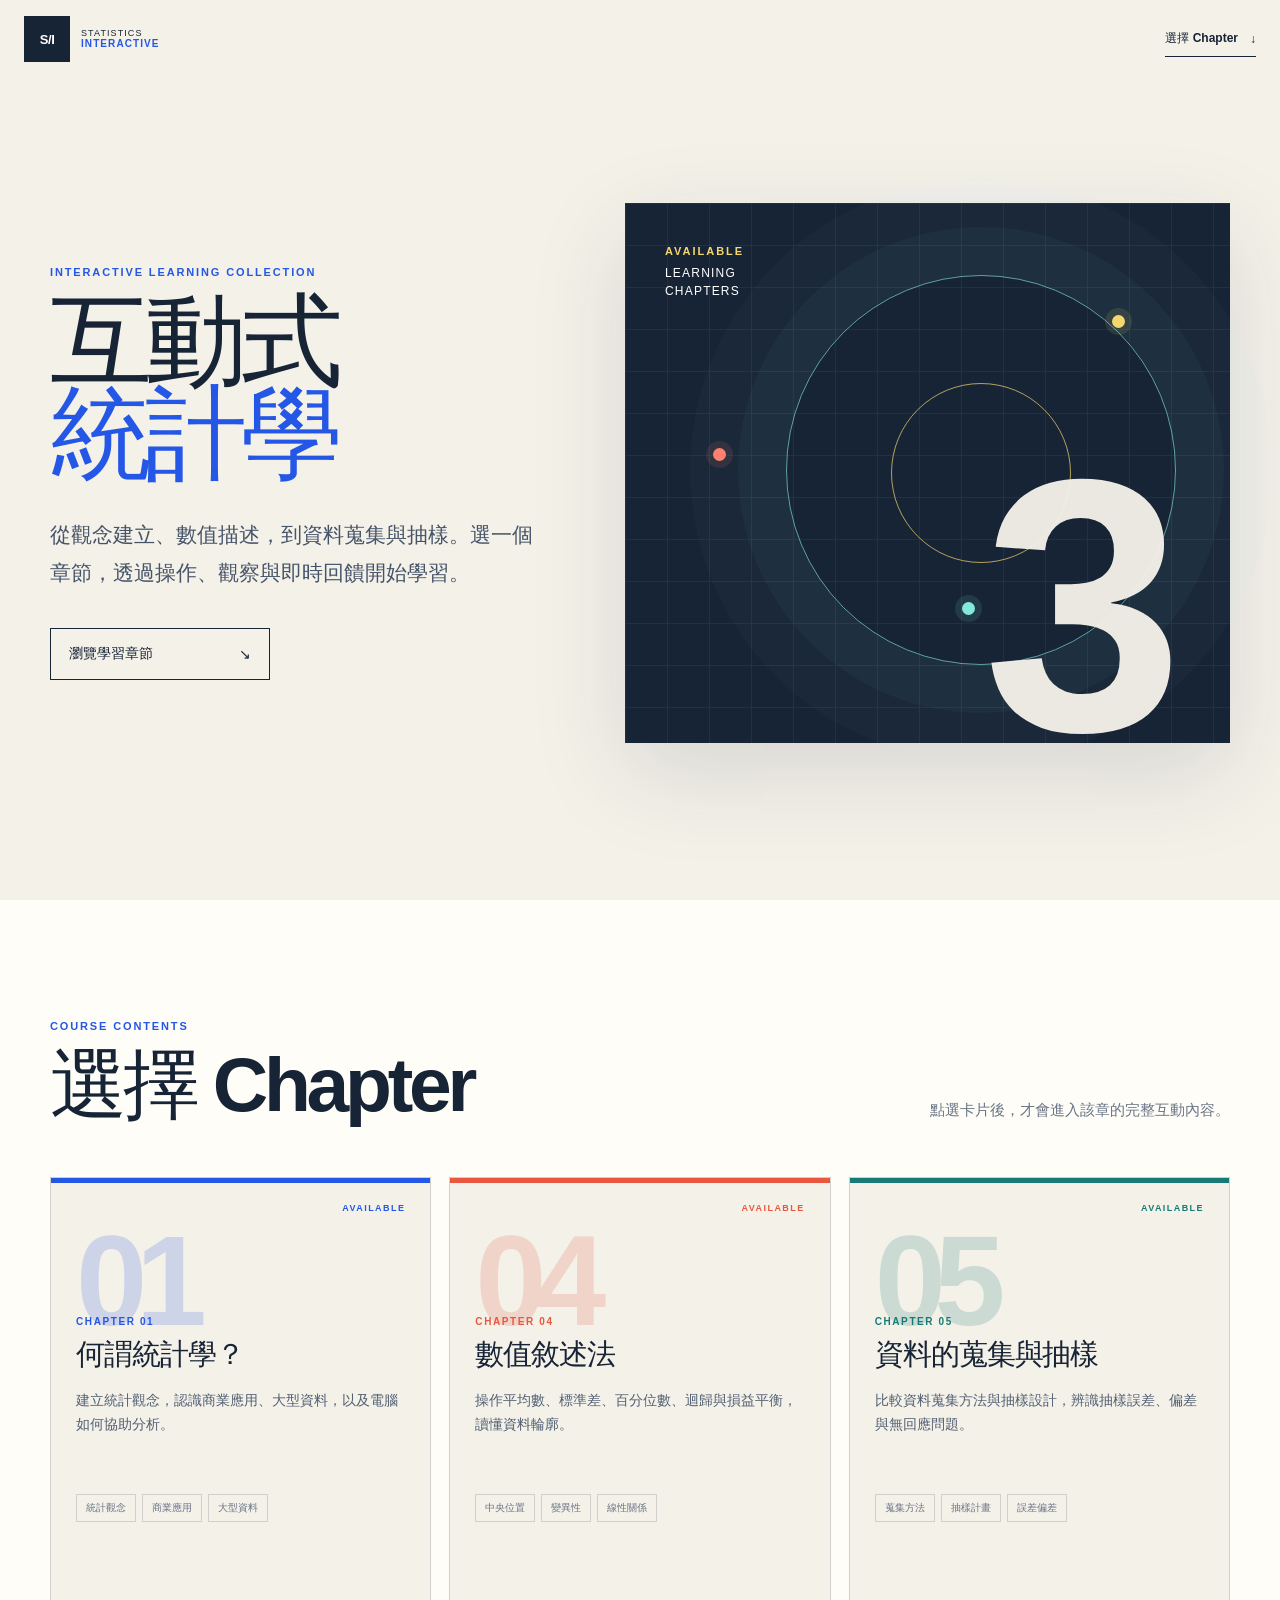
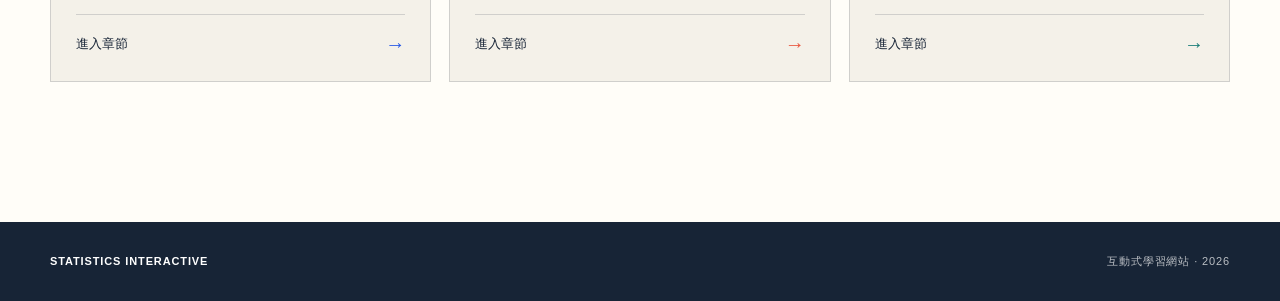
<file: index.html>
<!doctype html>
<html lang="zh-Hant">
<head>
  <meta charset="utf-8">
  <meta name="viewport" content="width=device-width, initial-scale=1">
  <meta name="description" content="互動式統計學教材入口，可選擇 Chapter 1、4、5。">
  <meta name="robots" content="noindex,nofollow">
  <title>Statistics Interactive｜互動式統計學</title>
  <link rel="stylesheet" href="styles.css">
</head>
<body>
  <a class="skip-link" href="#chapters">前往章節選擇</a>

  <header class="site-header">
    <a class="brand" href="index.html" aria-label="互動式統計學首頁">
      <span class="brand-mark">S/I</span>
      <span class="brand-copy">STATISTICS<br><b>INTERACTIVE</b></span>
    </a>
    <a class="chapter-shortcut" href="#chapters">選擇 Chapter <span aria-hidden="true">↓</span></a>
  </header>

  <main>
    <section class="cover-hero" aria-labelledby="coverTitle">
      <div class="hero-copy reveal">
        <p class="eyebrow">INTERACTIVE LEARNING COLLECTION</p>
        <h1 id="coverTitle">互動式<br><em>統計學</em></h1>
        <p class="hero-lead">從觀念建立、數值描述，到資料蒐集與抽樣。選一個章節，透過操作、觀察與即時回饋開始學習。</p>
        <a class="primary-button" href="#chapters">瀏覽學習章節 <span aria-hidden="true">↘</span></a>
      </div>

      <div class="cover-art reveal" aria-hidden="true">
        <div class="art-grid"></div>
        <div class="art-orbit orbit-one"></div>
        <div class="art-orbit orbit-two"></div>
        <div class="art-number">3</div>
        <p><b>AVAILABLE</b><span>LEARNING<br>CHAPTERS</span></p>
        <i class="dot dot-one"></i><i class="dot dot-two"></i><i class="dot dot-three"></i>
      </div>
    </section>

    <section class="chapter-library" id="chapters" aria-labelledby="chapterTitle">
      <div class="section-heading reveal">
        <p class="eyebrow">COURSE CONTENTS</p>
        <h2 id="chapterTitle">選擇 Chapter</h2>
        <p>點選卡片後，才會進入該章的完整互動內容。</p>
      </div>

      <div class="chapter-grid">
        <a class="chapter-card chapter-one reveal" href="chapter1/index.html">
          <span class="card-status">AVAILABLE</span>
          <span class="chapter-number">01</span>
          <div class="chapter-copy">
            <p>CHAPTER 01</p>
            <h3>何謂統計學？</h3>
            <span>建立統計觀念，認識商業應用、大型資料，以及電腦如何協助分析。</span>
          </div>
          <ul aria-label="本章主題">
            <li>統計觀念</li><li>商業應用</li><li>大型資料</li>
          </ul>
          <b class="enter-label">進入章節 <span aria-hidden="true">→</span></b>
        </a>

        <a class="chapter-card chapter-four reveal" href="chapter4/index.html">
          <span class="card-status">AVAILABLE</span>
          <span class="chapter-number">04</span>
          <div class="chapter-copy">
            <p>CHAPTER 04</p>
            <h3>數值敘述法</h3>
            <span>操作平均數、標準差、百分位數、迴歸與損益平衡，讀懂資料輪廓。</span>
          </div>
          <ul aria-label="本章主題">
            <li>中央位置</li><li>變異性</li><li>線性關係</li>
          </ul>
          <b class="enter-label">進入章節 <span aria-hidden="true">→</span></b>
        </a>

        <a class="chapter-card chapter-five reveal" href="chapter5/index.html">
          <span class="card-status">AVAILABLE</span>
          <span class="chapter-number">05</span>
          <div class="chapter-copy">
            <p>CHAPTER 05</p>
            <h3>資料的蒐集與抽樣</h3>
            <span>比較資料蒐集方法與抽樣設計，辨識抽樣誤差、偏差與無回應問題。</span>
          </div>
          <ul aria-label="本章主題">
            <li>蒐集方法</li><li>抽樣計畫</li><li>誤差偏差</li>
          </ul>
          <b class="enter-label">進入章節 <span aria-hidden="true">→</span></b>
        </a>
      </div>
    </section>
  </main>

  <footer>
    <p>STATISTICS INTERACTIVE</p>
    <span>互動式學習網站 · <span id="currentYear">2026</span></span>
  </footer>

  <script src="app.js"></script>
</body>
</html>
</file>
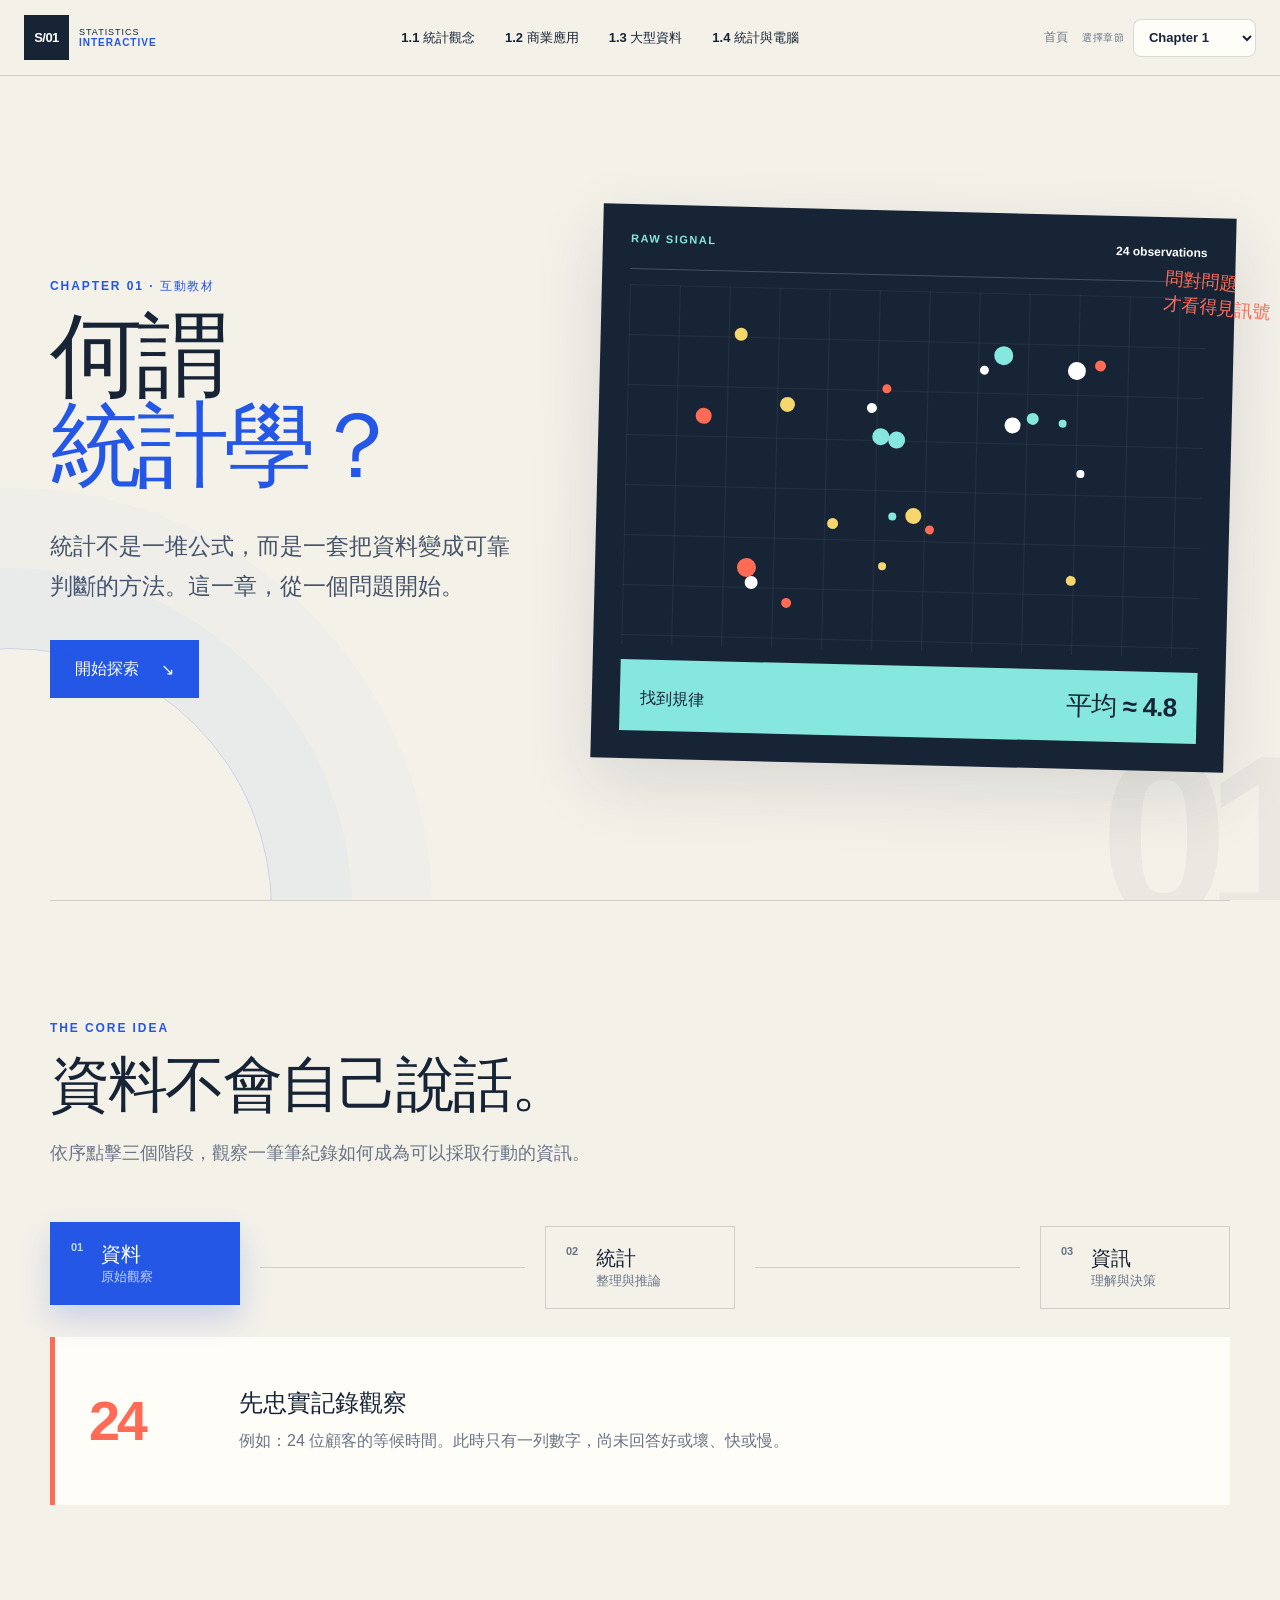
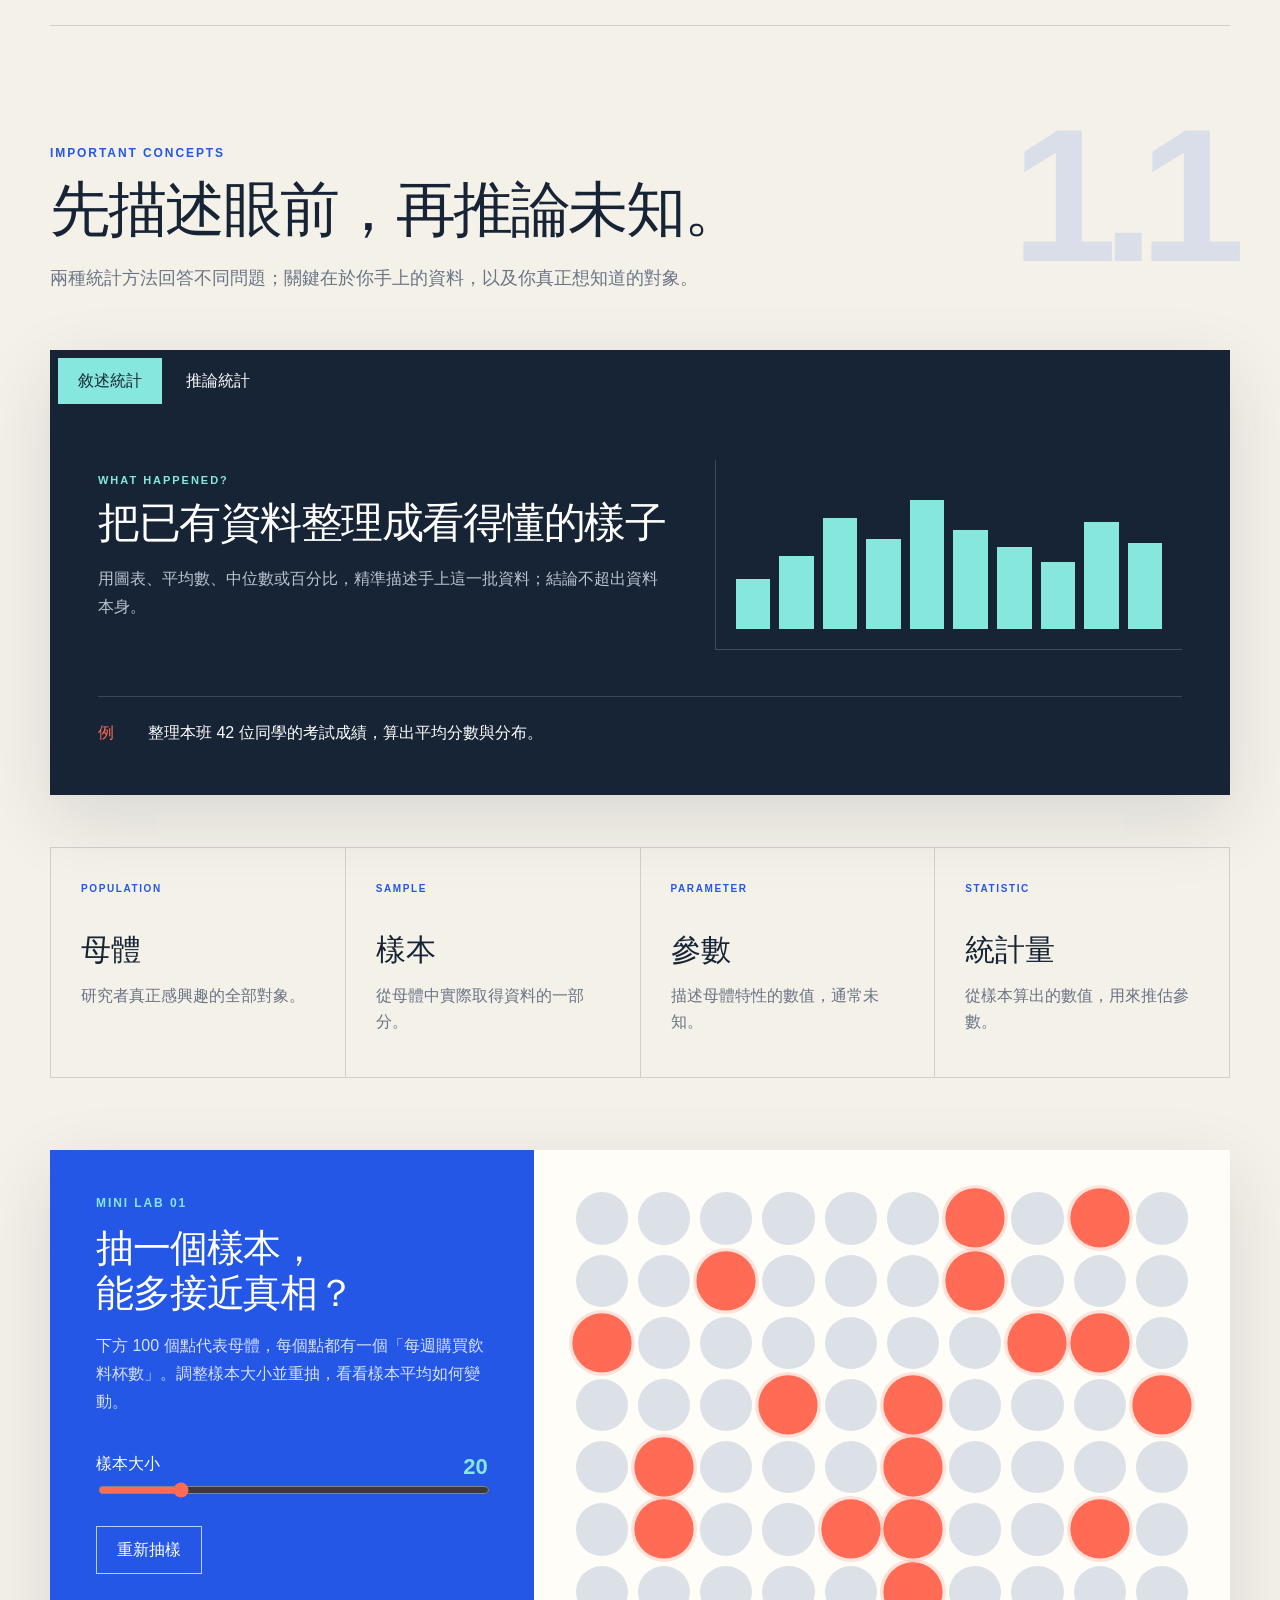
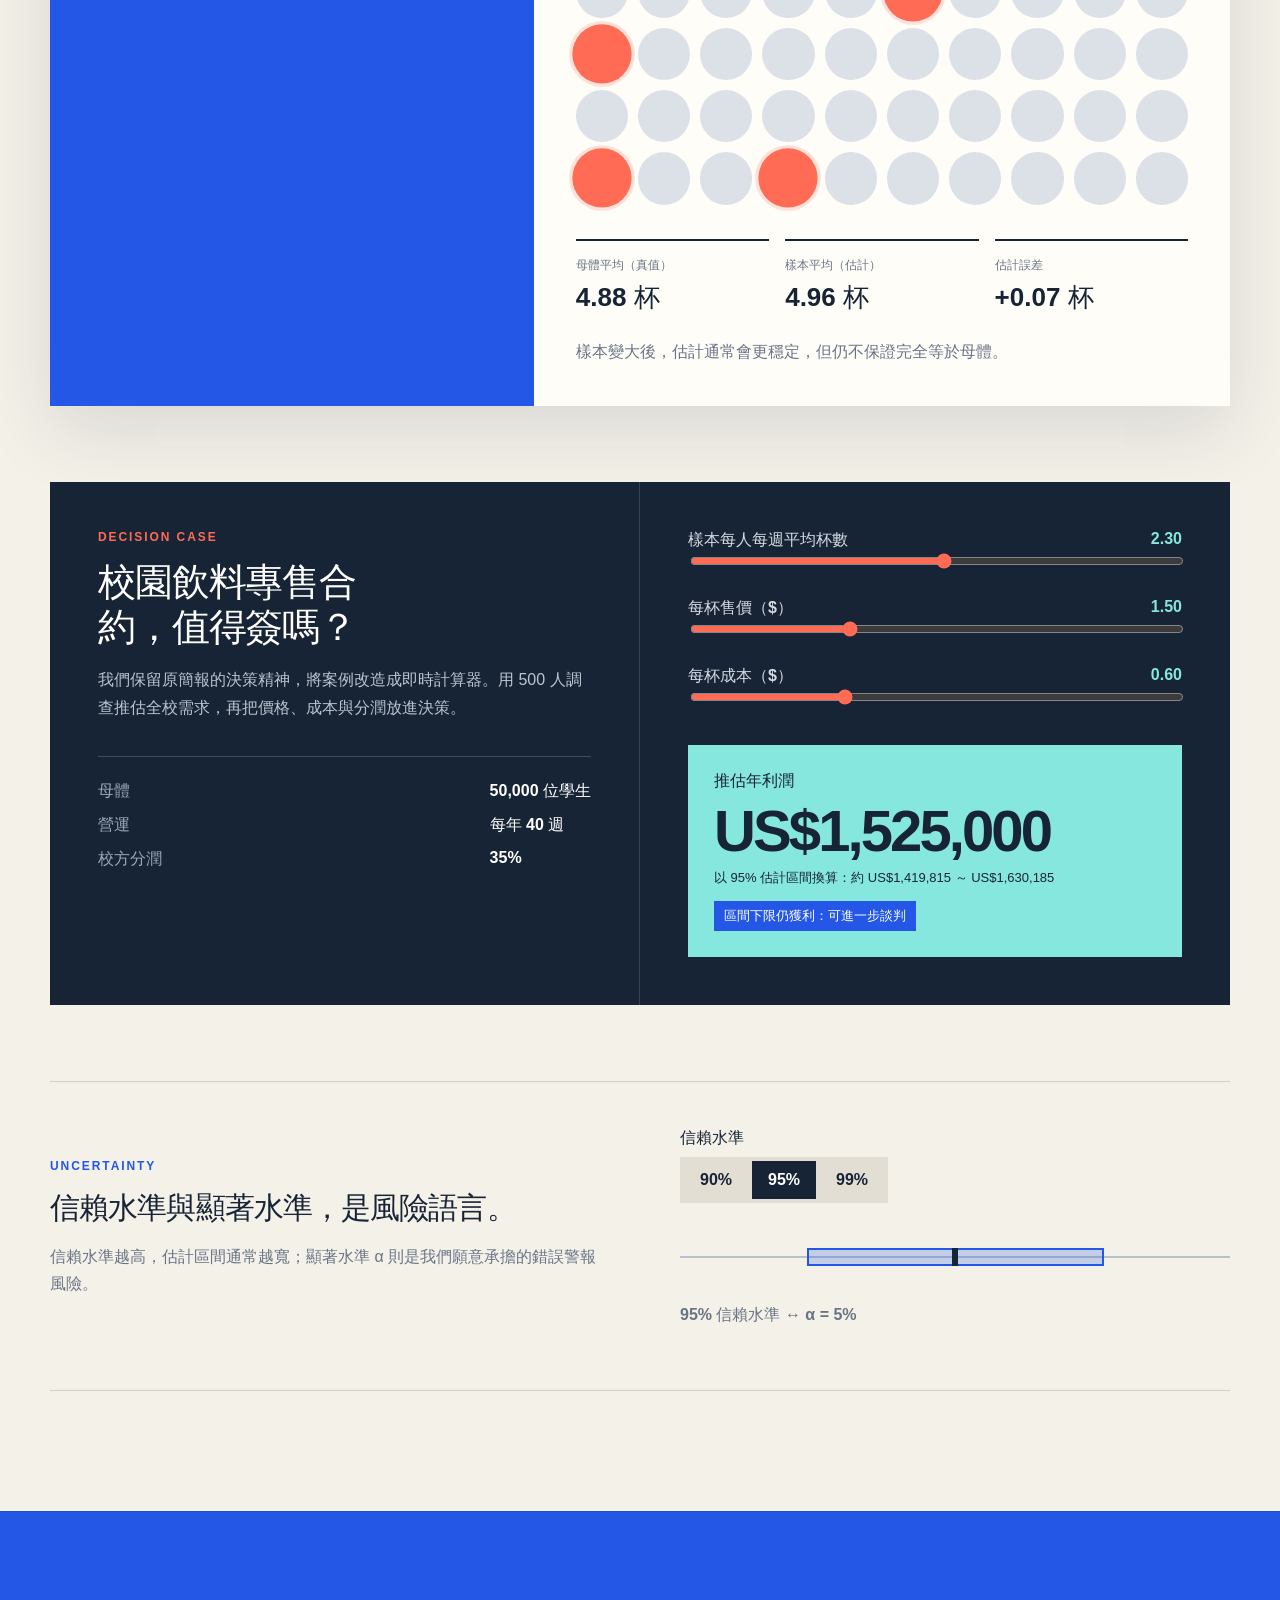
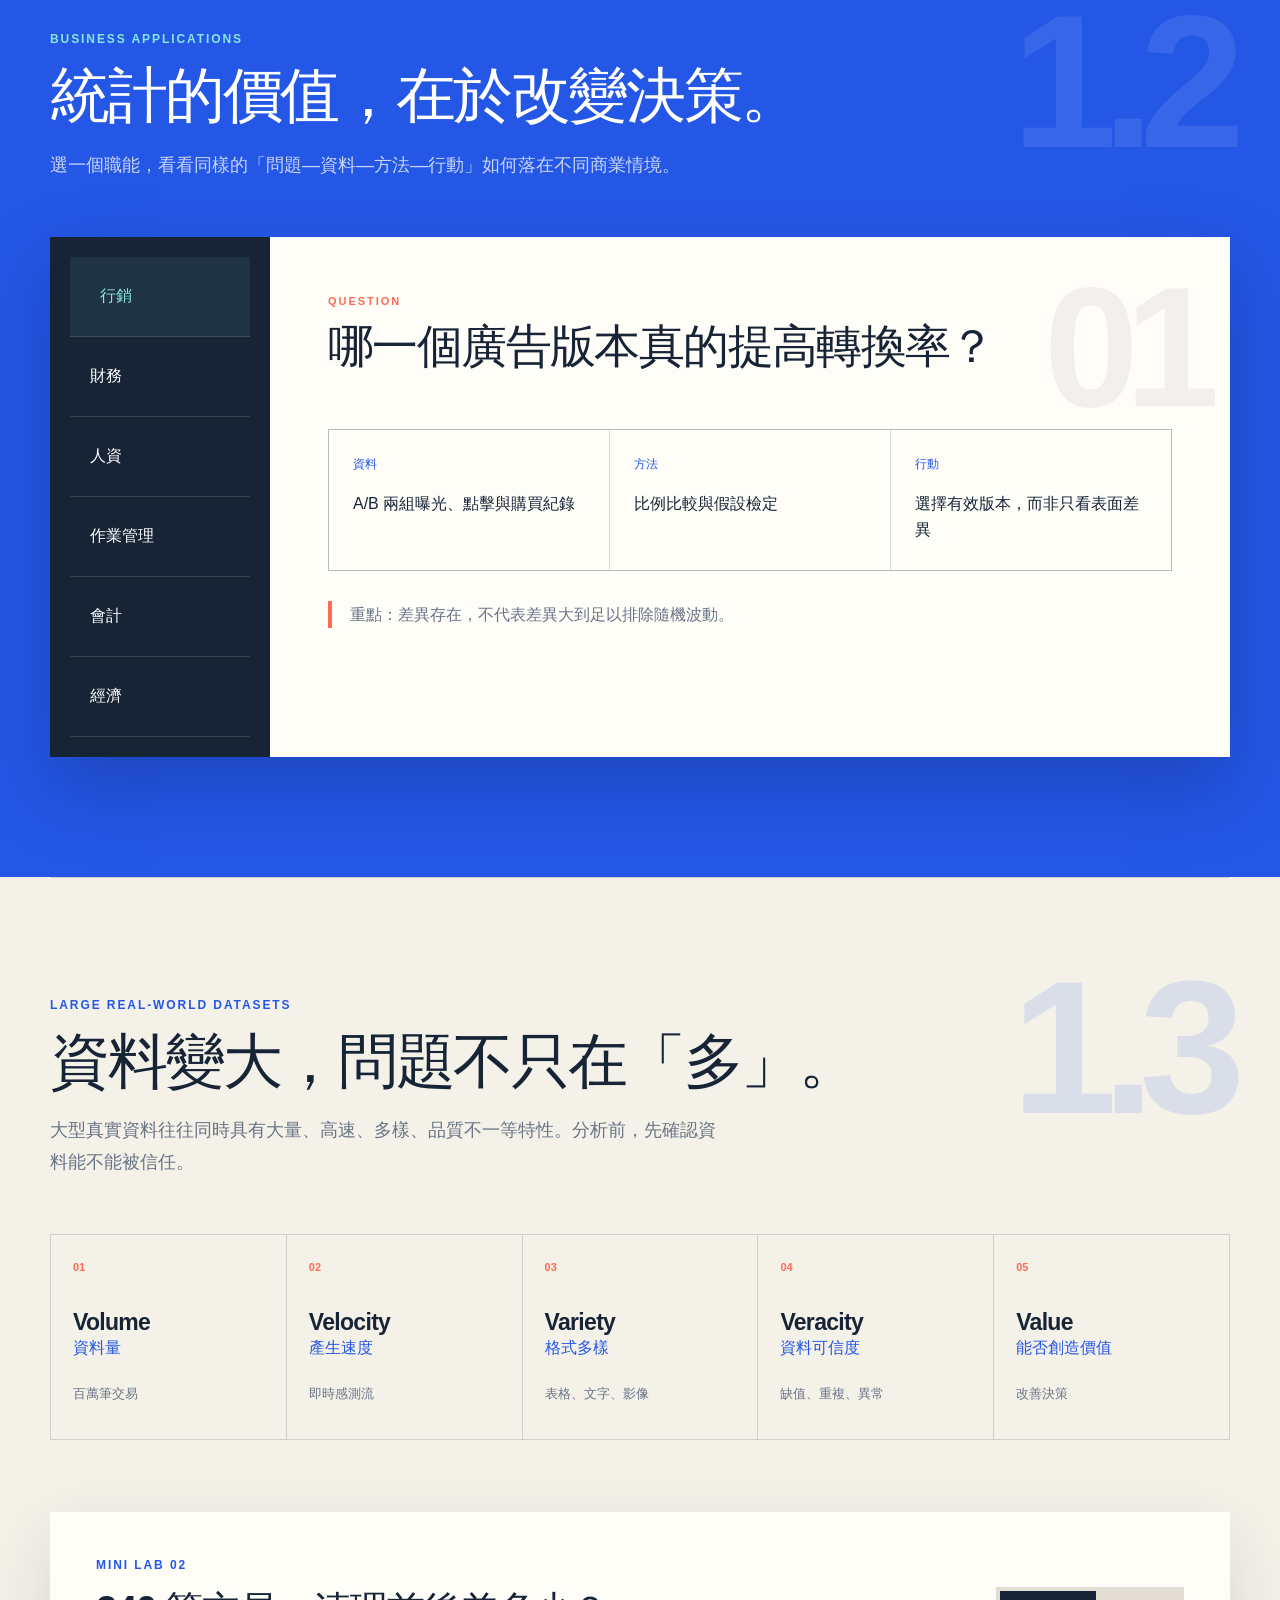
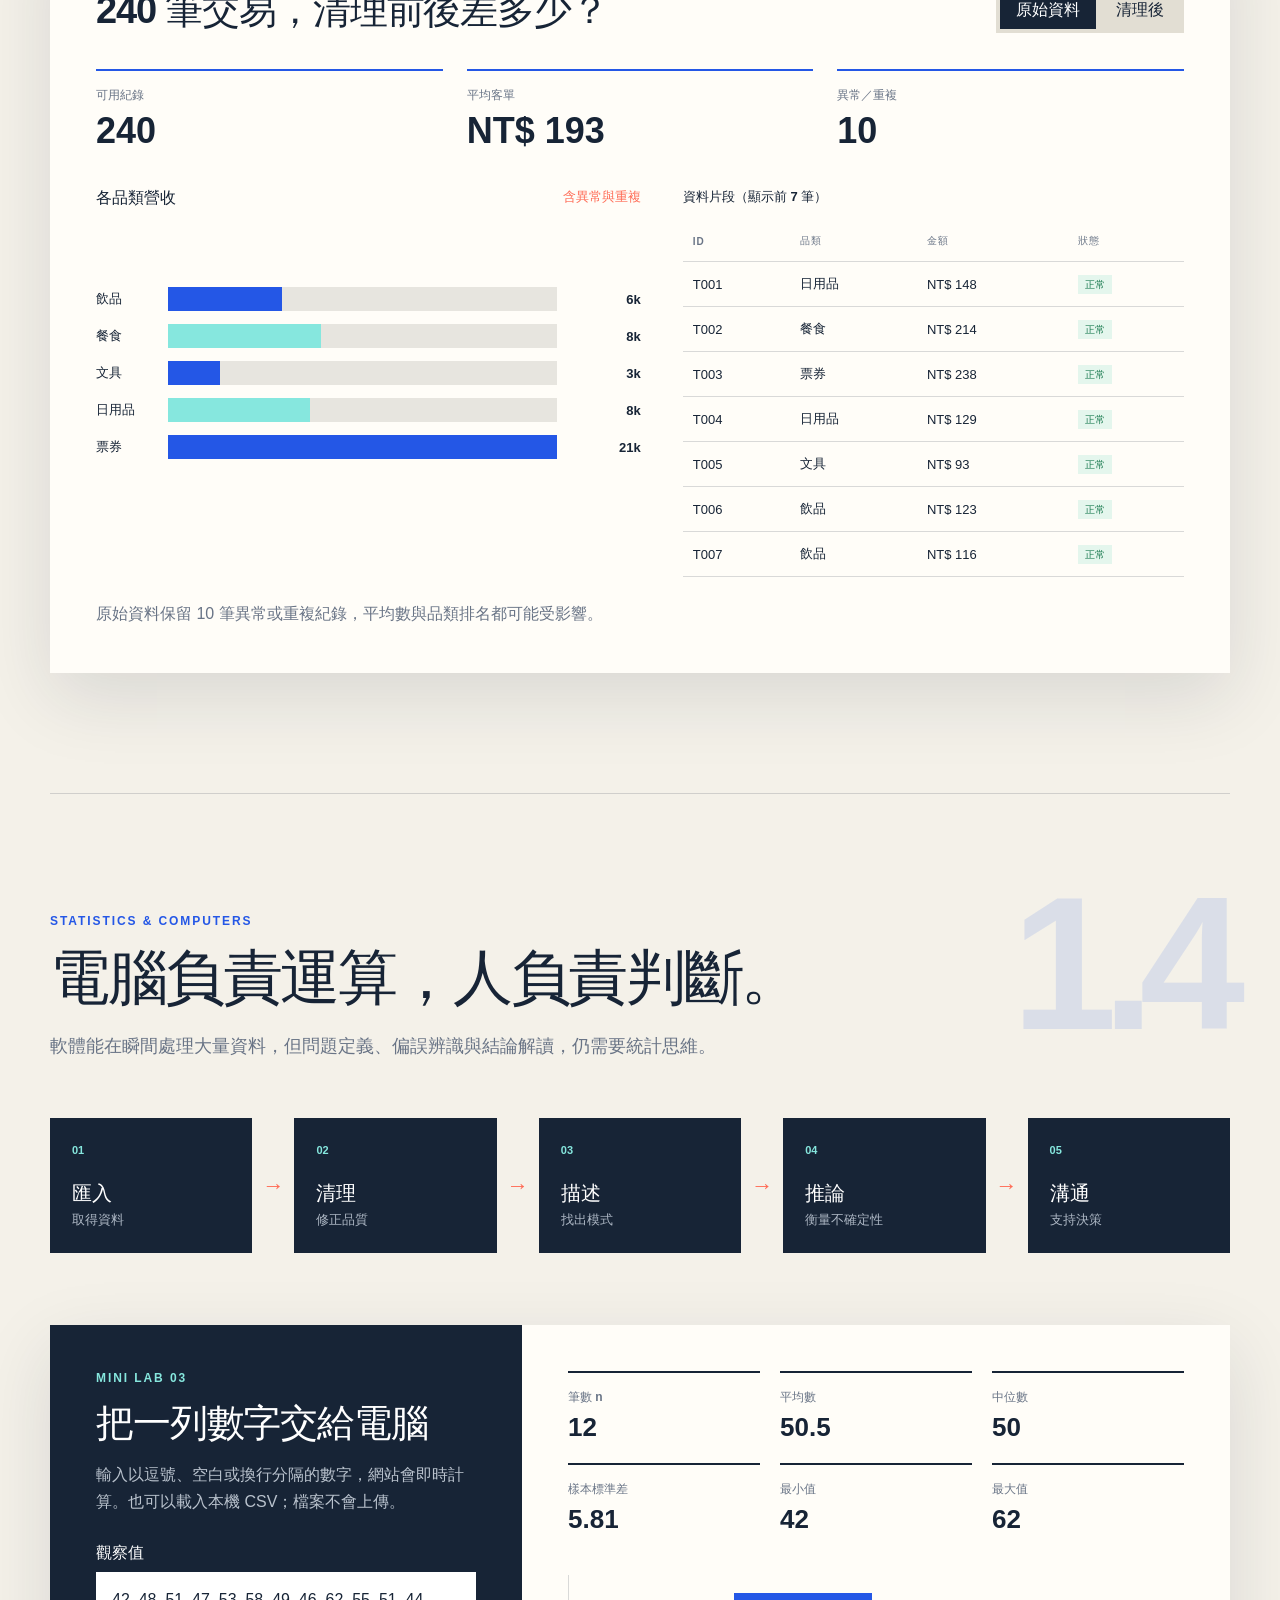
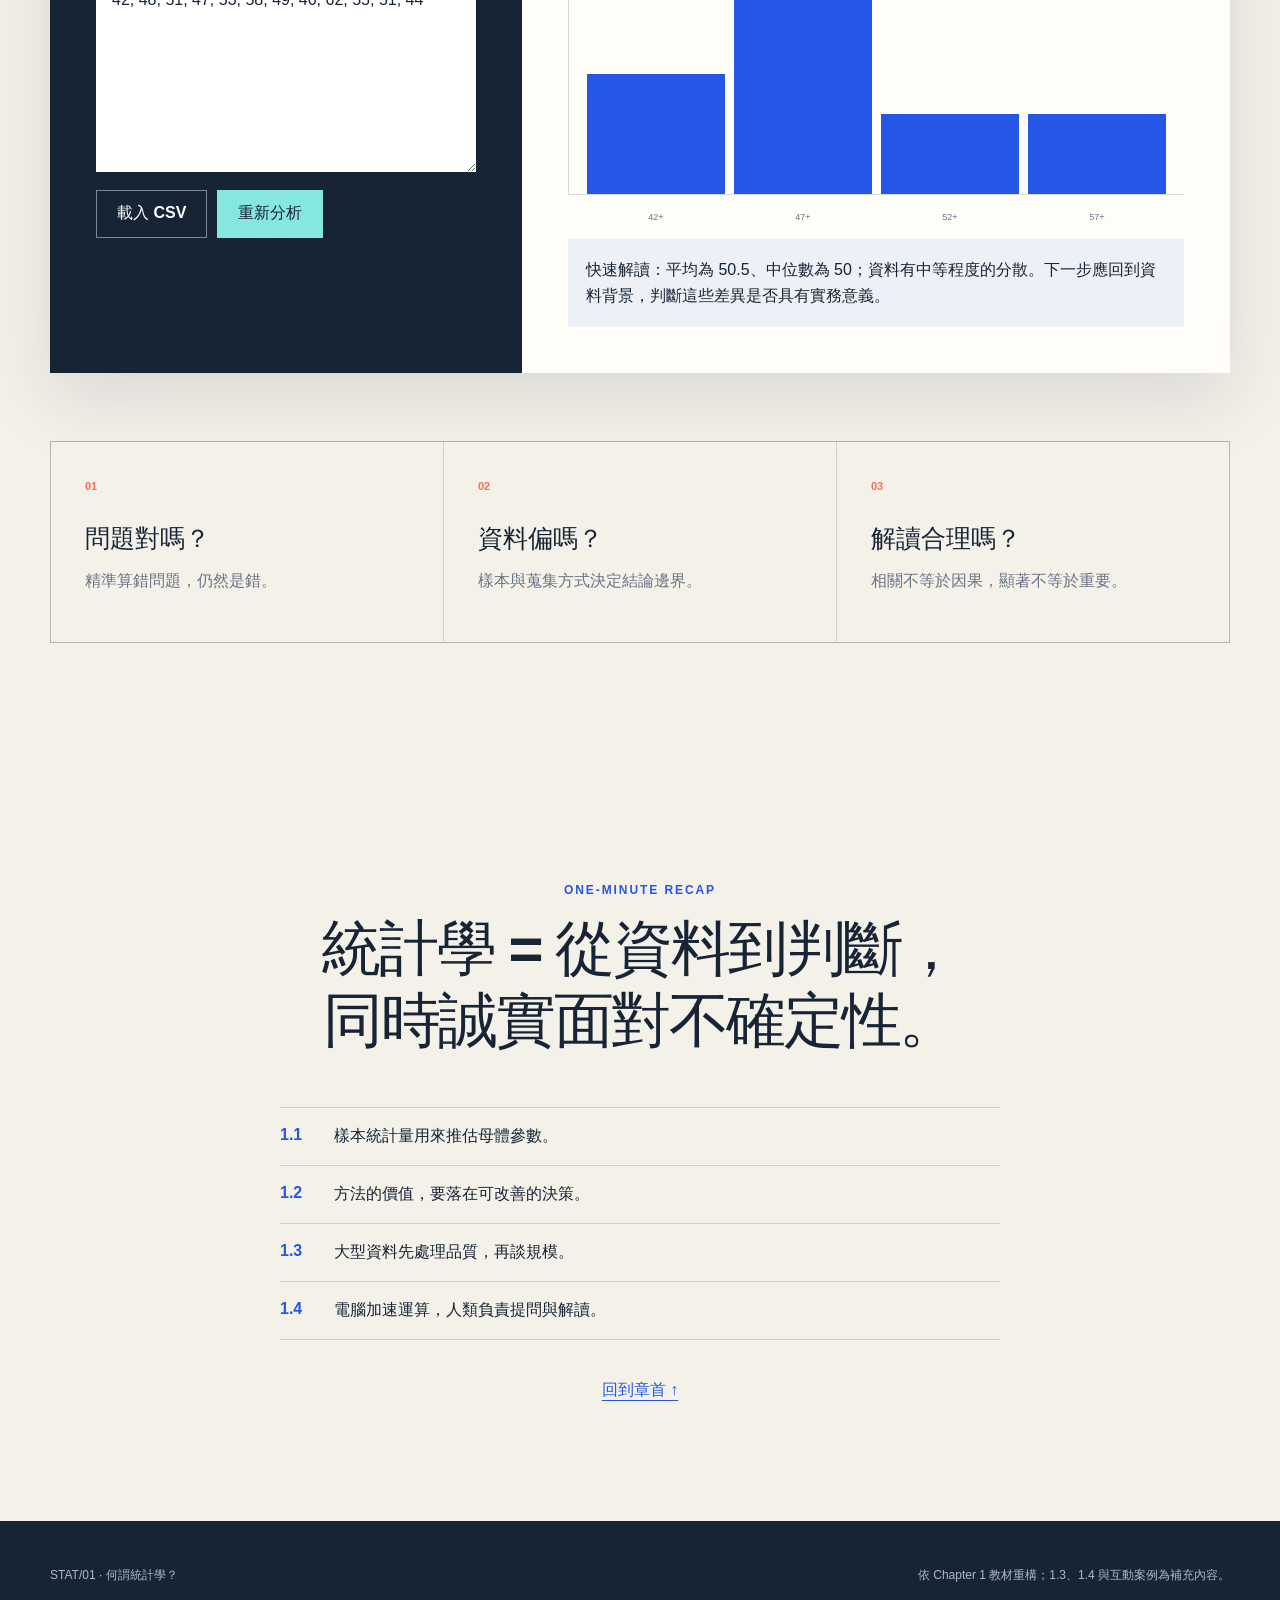
<file: chapter1/index.html>
<!doctype html>
<html lang="zh-Hant">
<head>
  <meta charset="utf-8">
  <meta name="viewport" content="width=device-width, initial-scale=1">
  <meta name="description" content="Chapter 1 何謂統計學？互動式學習網站">
  <meta name="robots" content="noindex,nofollow">
  <title>STAT/01｜何謂統計學？</title>
  <link rel="stylesheet" href="styles.css">
</head>
<body>
  <a class="skip-link" href="#main">跳至主要內容</a>
  <div class="progress-track" aria-hidden="true"><span id="readingProgress"></span></div>

  <header class="site-header">
    <a class="brand" href="../index.html" aria-label="回到網站首頁">
      <span class="brand-mark">S/01</span>
      <span class="brand-copy">STATISTICS<br><b>INTERACTIVE</b></span>
    </a>
    <nav class="desktop-nav" aria-label="章節導覽">
      <a href="#concepts">1.1 統計觀念</a>
      <a href="#business">1.2 商業應用</a>
      <a href="#big-data">1.3 大型資料</a>
      <a href="#computer">1.4 統計與電腦</a>
    </nav>
    <div class="header-actions">
      <a class="home-link" href="../index.html">首頁</a>
      <label class="chapter-picker" for="chapterSelect"><span>選擇章節</span>
        <select id="chapterSelect" aria-label="選擇統計學章節">
          <option value="index.html" selected>Chapter 1</option>
          <option value="../chapter4/index.html">Chapter 4</option>
          <option value="../chapter5/index.html">Chapter 5</option>
        </select>
      </label>
      <button class="menu-button" id="menuButton" type="button" aria-expanded="false" aria-controls="mobileNav">選單</button>
    </div>
  </header>
  <nav class="mobile-nav" id="mobileNav" aria-label="行動版章節導覽" hidden>
    <a href="#concepts">1.1 統計觀念</a>
    <a href="#business">1.2 商業應用</a>
    <a href="#big-data">1.3 大型資料</a>
    <a href="#computer">1.4 統計與電腦</a>
  </nav>

  <main id="main">
    <section class="hero" id="top">
      <div class="hero-copy reveal">
        <p class="eyebrow">CHAPTER 01 · 互動教材</p>
        <h1>何謂<br><em>統計學？</em></h1>
        <p class="hero-lead">統計不是一堆公式，而是一套把資料變成可靠判斷的方法。這一章，從一個問題開始。</p>
        <a class="primary-button" href="#data-story">開始探索 <span aria-hidden="true">↘</span></a>
      </div>
      <div class="hero-visual reveal" aria-label="從雜亂資料找出規律的示意圖">
        <div class="signal-card">
          <div class="signal-label"><span>RAW SIGNAL</span><b>24 observations</b></div>
          <div class="dot-field" id="heroDots" aria-hidden="true"></div>
          <div class="signal-result"><span>找到規律</span><strong>平均 ≈ 4.8</strong></div>
        </div>
        <p class="margin-note">問對問題<br>才看得見訊號</p>
      </div>
      <div class="hero-index" aria-hidden="true">01</div>
    </section>

    <section class="story-section" id="data-story">
      <div class="section-heading reveal">
        <p class="eyebrow">THE CORE IDEA</p>
        <h2>資料不會自己說話。</h2>
        <p>依序點擊三個階段，觀察一筆筆紀錄如何成為可以採取行動的資訊。</p>
      </div>
      <div class="story-flow reveal" role="group" aria-label="資料、統計、資訊互動流程">
        <button class="flow-step active" type="button" data-story-step="0" aria-pressed="true">
          <span>01</span><strong>資料</strong><small>原始觀察</small>
        </button>
        <div class="flow-line" aria-hidden="true"></div>
        <button class="flow-step" type="button" data-story-step="1" aria-pressed="false">
          <span>02</span><strong>統計</strong><small>整理與推論</small>
        </button>
        <div class="flow-line" aria-hidden="true"></div>
        <button class="flow-step" type="button" data-story-step="2" aria-pressed="false">
          <span>03</span><strong>資訊</strong><small>理解與決策</small>
        </button>
      </div>
      <div class="story-output reveal" id="storyOutput" aria-live="polite"></div>
    </section>

    <section class="chapter-section" id="concepts">
      <div class="chapter-number">1.1</div>
      <div class="section-heading reveal">
        <p class="eyebrow">IMPORTANT CONCEPTS</p>
        <h2>先描述眼前，再推論未知。</h2>
        <p>兩種統計方法回答不同問題；關鍵在於你手上的資料，以及你真正想知道的對象。</p>
      </div>

      <div class="method-switcher reveal">
        <div class="segmented" role="tablist" aria-label="統計方法">
          <button class="method-tab active" type="button" role="tab" aria-selected="true" data-method="descriptive">敘述統計</button>
          <button class="method-tab" type="button" role="tab" aria-selected="false" data-method="inferential">推論統計</button>
        </div>
        <div class="method-panel">
          <div>
            <p class="panel-kicker" id="methodKicker">WHAT HAPPENED?</p>
            <h3 id="methodTitle">把已有資料整理成看得懂的樣子</h3>
            <p id="methodBody">用圖表、平均數、中位數或百分比，精準描述手上這一批資料；結論不超出資料本身。</p>
          </div>
          <div class="mini-chart" id="methodChart" aria-label="統計方法示意圖"></div>
          <div class="method-example">
            <span>例</span>
            <p id="methodExample">整理本班 42 位同學的考試成績，算出平均分數與分布。</p>
          </div>
        </div>
      </div>

      <div class="term-grid reveal">
        <article><span>POPULATION</span><h3>母體</h3><p>研究者真正感興趣的全部對象。</p></article>
        <article><span>SAMPLE</span><h3>樣本</h3><p>從母體中實際取得資料的一部分。</p></article>
        <article><span>PARAMETER</span><h3>參數</h3><p>描述母體特性的數值，通常未知。</p></article>
        <article><span>STATISTIC</span><h3>統計量</h3><p>從樣本算出的數值，用來推估參數。</p></article>
      </div>

      <section class="lab sampling-lab reveal" aria-labelledby="samplingTitle">
        <div class="lab-intro">
          <p class="eyebrow">MINI LAB 01</p>
          <h3 id="samplingTitle">抽一個樣本，能多接近真相？</h3>
          <p>下方 100 個點代表母體，每個點都有一個「每週購買飲料杯數」。調整樣本大小並重抽，看看樣本平均如何變動。</p>
          <label for="sampleSize">樣本大小 <output id="sampleSizeOutput">20</output></label>
          <input id="sampleSize" type="range" min="5" max="80" step="5" value="20">
          <button class="secondary-button" id="resampleButton" type="button">重新抽樣</button>
        </div>
        <div class="sampling-stage">
          <div class="population-grid" id="populationGrid" aria-label="母體與抽中樣本視覺化"></div>
          <div class="metric-row">
            <div><span>母體平均（真值）</span><strong id="populationMean">—</strong></div>
            <div><span>樣本平均（估計）</span><strong id="sampleMean">—</strong></div>
            <div><span>估計誤差</span><strong id="sampleError">—</strong></div>
          </div>
          <p class="lab-note" id="samplingNote" aria-live="polite"></p>
        </div>
      </section>

      <section class="case-study reveal" aria-labelledby="caseTitle">
        <div class="case-copy">
          <p class="eyebrow">DECISION CASE</p>
          <h3 id="caseTitle">校園飲料專售合約，值得簽嗎？</h3>
          <p>我們保留原簡報的決策精神，將案例改造成即時計算器。用 500 人調查推估全校需求，再把價格、成本與分潤放進決策。</p>
          <div class="case-assumption">
            <span>母體</span><b>50,000 位學生</b>
            <span>營運</span><b>每年 40 週</b>
            <span>校方分潤</span><b>35%</b>
          </div>
        </div>
        <div class="case-calculator">
          <label>樣本每人每週平均杯數 <output id="cupsOutput">2.30</output>
            <input id="cupsInput" type="range" min="0.5" max="4" step="0.05" value="2.3">
          </label>
          <label>每杯售價（$） <output id="priceOutput">1.50</output>
            <input id="priceInput" type="range" min="0.8" max="3" step="0.1" value="1.5">
          </label>
          <label>每杯成本（$） <output id="costOutput">0.60</output>
            <input id="costInput" type="range" min="0.2" max="1.5" step="0.05" value="0.6">
          </label>
          <div class="decision-result">
            <span>推估年利潤</span>
            <strong id="profitResult">—</strong>
            <p id="profitRange">—</p>
            <b id="decisionBadge">—</b>
          </div>
        </div>
      </section>

      <div class="confidence-block reveal">
        <div>
          <p class="eyebrow">UNCERTAINTY</p>
          <h3>信賴水準與顯著水準，是風險語言。</h3>
          <p>信賴水準越高，估計區間通常越寬；顯著水準 α 則是我們願意承擔的錯誤警報風險。</p>
        </div>
        <div class="confidence-control">
          <label for="confidenceLevel">信賴水準</label>
          <div class="segmented compact" id="confidenceLevel" role="group" aria-label="選擇信賴水準">
            <button type="button" data-confidence="90">90%</button>
            <button class="active" type="button" data-confidence="95">95%</button>
            <button type="button" data-confidence="99">99%</button>
          </div>
          <div class="interval-line" aria-label="信賴區間寬度示意">
            <span class="interval-band" id="intervalBand"></span><i></i>
          </div>
          <p id="confidenceText">95% 信賴水準 ↔ α = 5%</p>
        </div>
      </div>
    </section>

    <section class="chapter-section business-section" id="business">
      <div class="chapter-number">1.2</div>
      <div class="section-heading reveal">
        <p class="eyebrow">BUSINESS APPLICATIONS</p>
        <h2>統計的價值，在於改變決策。</h2>
        <p>選一個職能，看看同樣的「問題—資料—方法—行動」如何落在不同商業情境。</p>
      </div>
      <div class="application-browser reveal">
        <div class="application-tabs" role="tablist" aria-label="商業職能">
          <button class="active" type="button" data-app="marketing">行銷</button>
          <button type="button" data-app="finance">財務</button>
          <button type="button" data-app="hr">人資</button>
          <button type="button" data-app="operations">作業管理</button>
          <button type="button" data-app="accounting">會計</button>
          <button type="button" data-app="economics">經濟</button>
        </div>
        <article class="application-card" aria-live="polite">
          <div class="app-index" id="appIndex">01</div>
          <p class="panel-kicker" id="appQuestionLabel">QUESTION</p>
          <h3 id="appQuestion">哪一個廣告版本真的提高轉換率？</h3>
          <div class="app-pipeline">
            <div><span>資料</span><p id="appData">A/B 兩組曝光、點擊與購買紀錄</p></div>
            <div><span>方法</span><p id="appMethod">比例比較與假設檢定</p></div>
            <div><span>行動</span><p id="appAction">選擇有效版本，而非只看表面差異</p></div>
          </div>
          <p class="app-takeaway" id="appTakeaway">重點：差異存在，不代表差異大到足以排除隨機波動。</p>
        </article>
      </div>
    </section>

    <section class="chapter-section data-section" id="big-data">
      <div class="chapter-number">1.3</div>
      <div class="section-heading reveal">
        <p class="eyebrow">LARGE REAL-WORLD DATASETS</p>
        <h2>資料變大，問題不只在「多」。</h2>
        <p>大型真實資料往往同時具有大量、高速、多樣、品質不一等特性。分析前，先確認資料能不能被信任。</p>
      </div>
      <div class="five-vs reveal" aria-label="大型資料的五個面向">
        <article><b>01</b><h3>Volume</h3><p>資料量</p><small>百萬筆交易</small></article>
        <article><b>02</b><h3>Velocity</h3><p>產生速度</p><small>即時感測流</small></article>
        <article><b>03</b><h3>Variety</h3><p>格式多樣</p><small>表格、文字、影像</small></article>
        <article><b>04</b><h3>Veracity</h3><p>資料可信度</p><small>缺值、重複、異常</small></article>
        <article><b>05</b><h3>Value</h3><p>能否創造價值</p><small>改善決策</small></article>
      </div>

      <section class="lab data-lab reveal" aria-labelledby="dataLabTitle">
        <div class="lab-toolbar">
          <div>
            <p class="eyebrow">MINI LAB 02</p>
            <h3 id="dataLabTitle">240 筆交易，清理前後差多少？</h3>
          </div>
          <div class="segmented compact" role="group" aria-label="資料版本">
            <button class="active" type="button" data-data-mode="raw">原始資料</button>
            <button type="button" data-data-mode="clean">清理後</button>
          </div>
        </div>
        <div class="data-kpis">
          <div><span>可用紀錄</span><strong id="recordCount">—</strong></div>
          <div><span>平均客單</span><strong id="averageOrder">—</strong></div>
          <div><span>異常／重複</span><strong id="issueCount">—</strong></div>
        </div>
        <div class="data-workbench">
          <div>
            <div class="chart-heading"><span>各品類營收</span><small id="chartModeLabel">含異常值</small></div>
            <div class="bar-chart" id="categoryChart" aria-label="各品類營收長條圖"></div>
          </div>
          <div class="table-wrap">
            <table>
              <caption>資料片段（顯示前 7 筆）</caption>
              <thead><tr><th>ID</th><th>品類</th><th>金額</th><th>狀態</th></tr></thead>
              <tbody id="transactionRows"></tbody>
            </table>
          </div>
        </div>
        <p class="lab-note" id="dataInsight">原始平均可能被少數異常交易拉高。切換到「清理後」觀察決策指標如何改變。</p>
      </section>
    </section>

    <section class="chapter-section computer-section" id="computer">
      <div class="chapter-number">1.4</div>
      <div class="section-heading reveal">
        <p class="eyebrow">STATISTICS & COMPUTERS</p>
        <h2>電腦負責運算，人負責判斷。</h2>
        <p>軟體能在瞬間處理大量資料，但問題定義、偏誤辨識與結論解讀，仍需要統計思維。</p>
      </div>
      <div class="workflow reveal" aria-label="電腦輔助統計工作流程">
        <div><span>01</span><b>匯入</b><small>取得資料</small></div><i>→</i>
        <div><span>02</span><b>清理</b><small>修正品質</small></div><i>→</i>
        <div><span>03</span><b>描述</b><small>找出模式</small></div><i>→</i>
        <div><span>04</span><b>推論</b><small>衡量不確定性</small></div><i>→</i>
        <div><span>05</span><b>溝通</b><small>支持決策</small></div>
      </div>

      <section class="lab computer-lab reveal" aria-labelledby="computerLabTitle">
        <div class="computer-input">
          <p class="eyebrow">MINI LAB 03</p>
          <h3 id="computerLabTitle">把一列數字交給電腦</h3>
          <p>輸入以逗號、空白或換行分隔的數字，網站會即時計算。也可以載入本機 CSV；檔案不會上傳。</p>
          <label for="numberInput">觀察值</label>
          <textarea id="numberInput" rows="7">42, 48, 51, 47, 53, 58, 49, 46, 62, 55, 51, 44</textarea>
          <div class="input-actions">
            <label class="file-button">載入 CSV<input id="csvInput" type="file" accept=".csv,text/csv"></label>
            <button class="secondary-button" id="analyzeButton" type="button">重新分析</button>
          </div>
          <p class="input-error" id="inputError" role="alert"></p>
        </div>
        <div class="computer-output">
          <div class="stats-grid">
            <div><span>筆數 n</span><strong id="statN">—</strong></div>
            <div><span>平均數</span><strong id="statMean">—</strong></div>
            <div><span>中位數</span><strong id="statMedian">—</strong></div>
            <div><span>樣本標準差</span><strong id="statSd">—</strong></div>
            <div><span>最小值</span><strong id="statMin">—</strong></div>
            <div><span>最大值</span><strong id="statMax">—</strong></div>
          </div>
          <div class="histogram" id="histogram" aria-label="資料直方圖"></div>
          <p class="computer-interpretation" id="computerInterpretation" aria-live="polite"></p>
        </div>
      </section>

      <div class="human-checks reveal">
        <article><span>01</span><h3>問題對嗎？</h3><p>精準算錯問題，仍然是錯。</p></article>
        <article><span>02</span><h3>資料偏嗎？</h3><p>樣本與蒐集方式決定結論邊界。</p></article>
        <article><span>03</span><h3>解讀合理嗎？</h3><p>相關不等於因果，顯著不等於重要。</p></article>
      </div>
    </section>

    <section class="recap-section">
      <p class="eyebrow">ONE-MINUTE RECAP</p>
      <h2>統計學 = 從資料到判斷，<br>同時誠實面對不確定性。</h2>
      <div class="recap-list">
        <p><span>1.1</span>樣本統計量用來推估母體參數。</p>
        <p><span>1.2</span>方法的價值，要落在可改善的決策。</p>
        <p><span>1.3</span>大型資料先處理品質，再談規模。</p>
        <p><span>1.4</span>電腦加速運算，人類負責提問與解讀。</p>
      </div>
      <a class="text-link" href="#top">回到章首 ↑</a>
    </section>
  </main>

  <footer>
    <p>STAT/01 · 何謂統計學？</p>
    <p>依 Chapter 1 教材重構；1.3、1.4 與互動案例為補充內容。</p>
  </footer>
  <script src="app.js"></script>
</body>
</html>
</file>
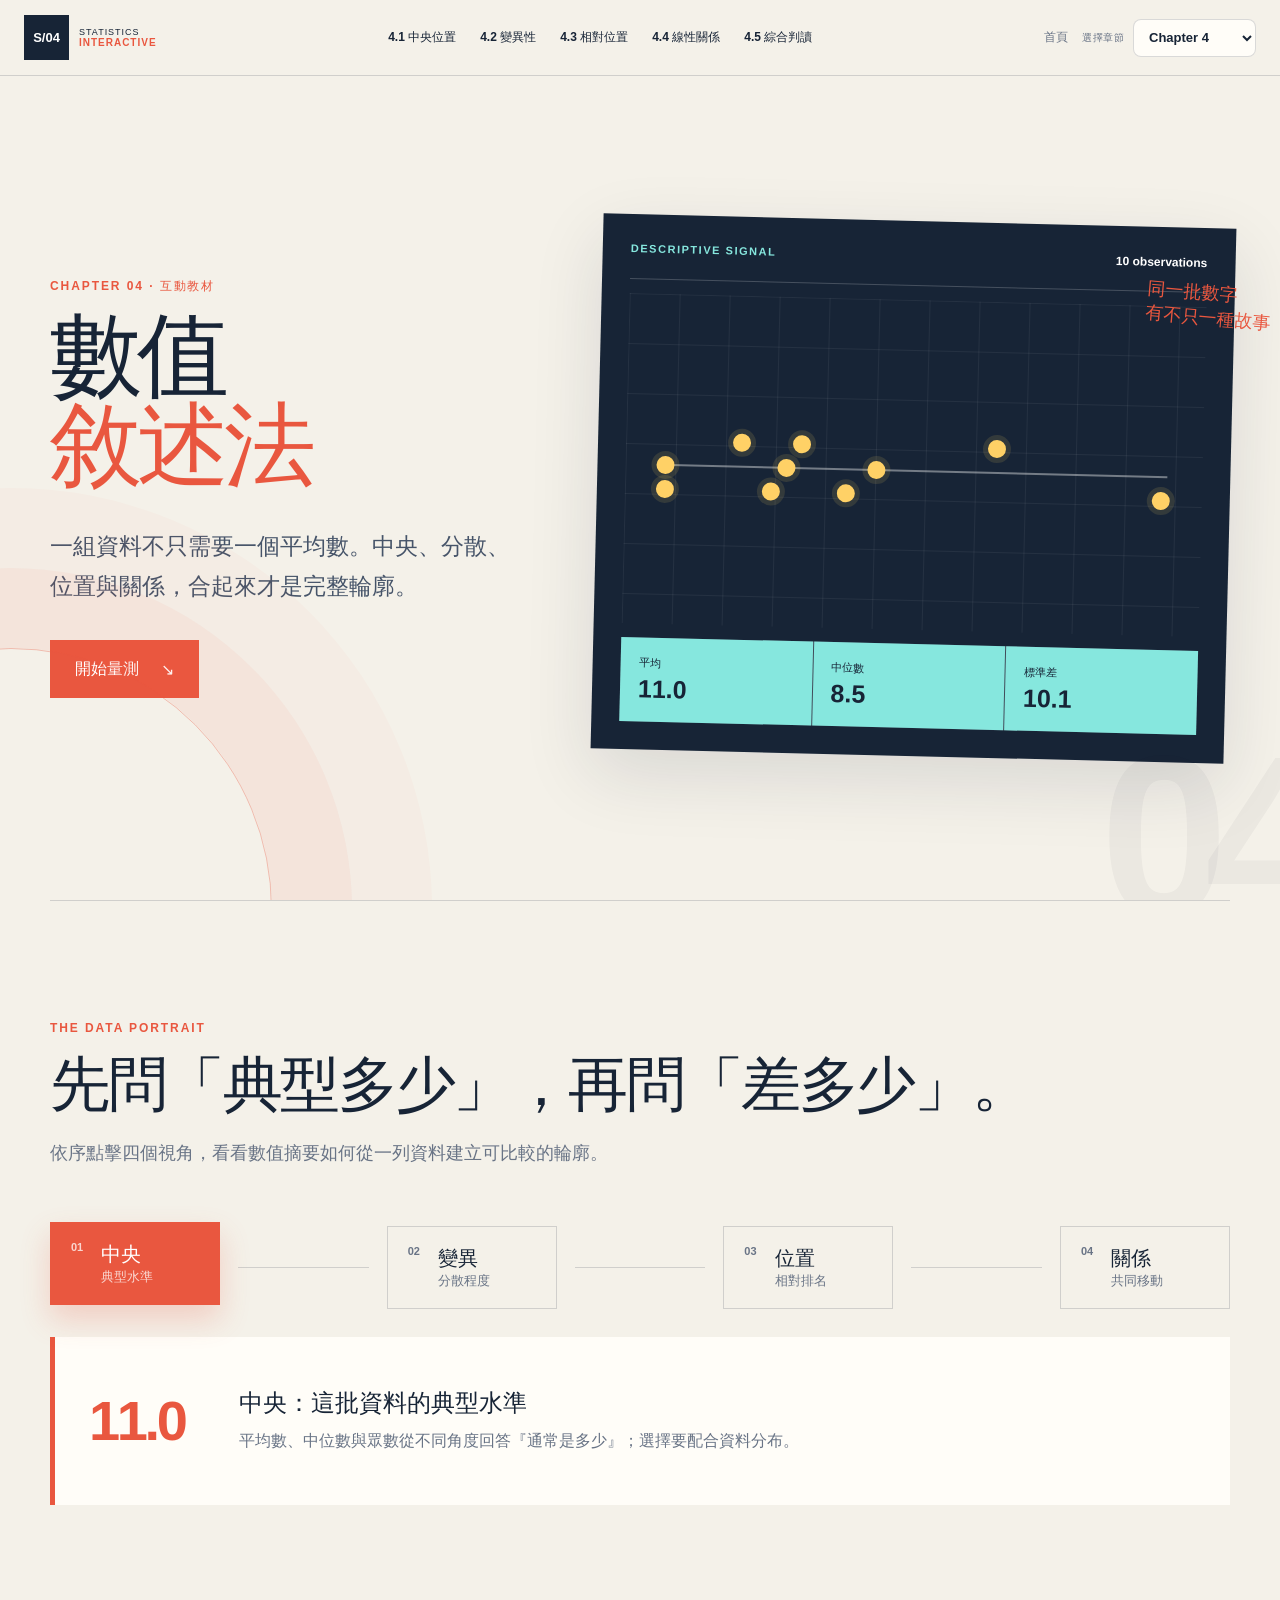
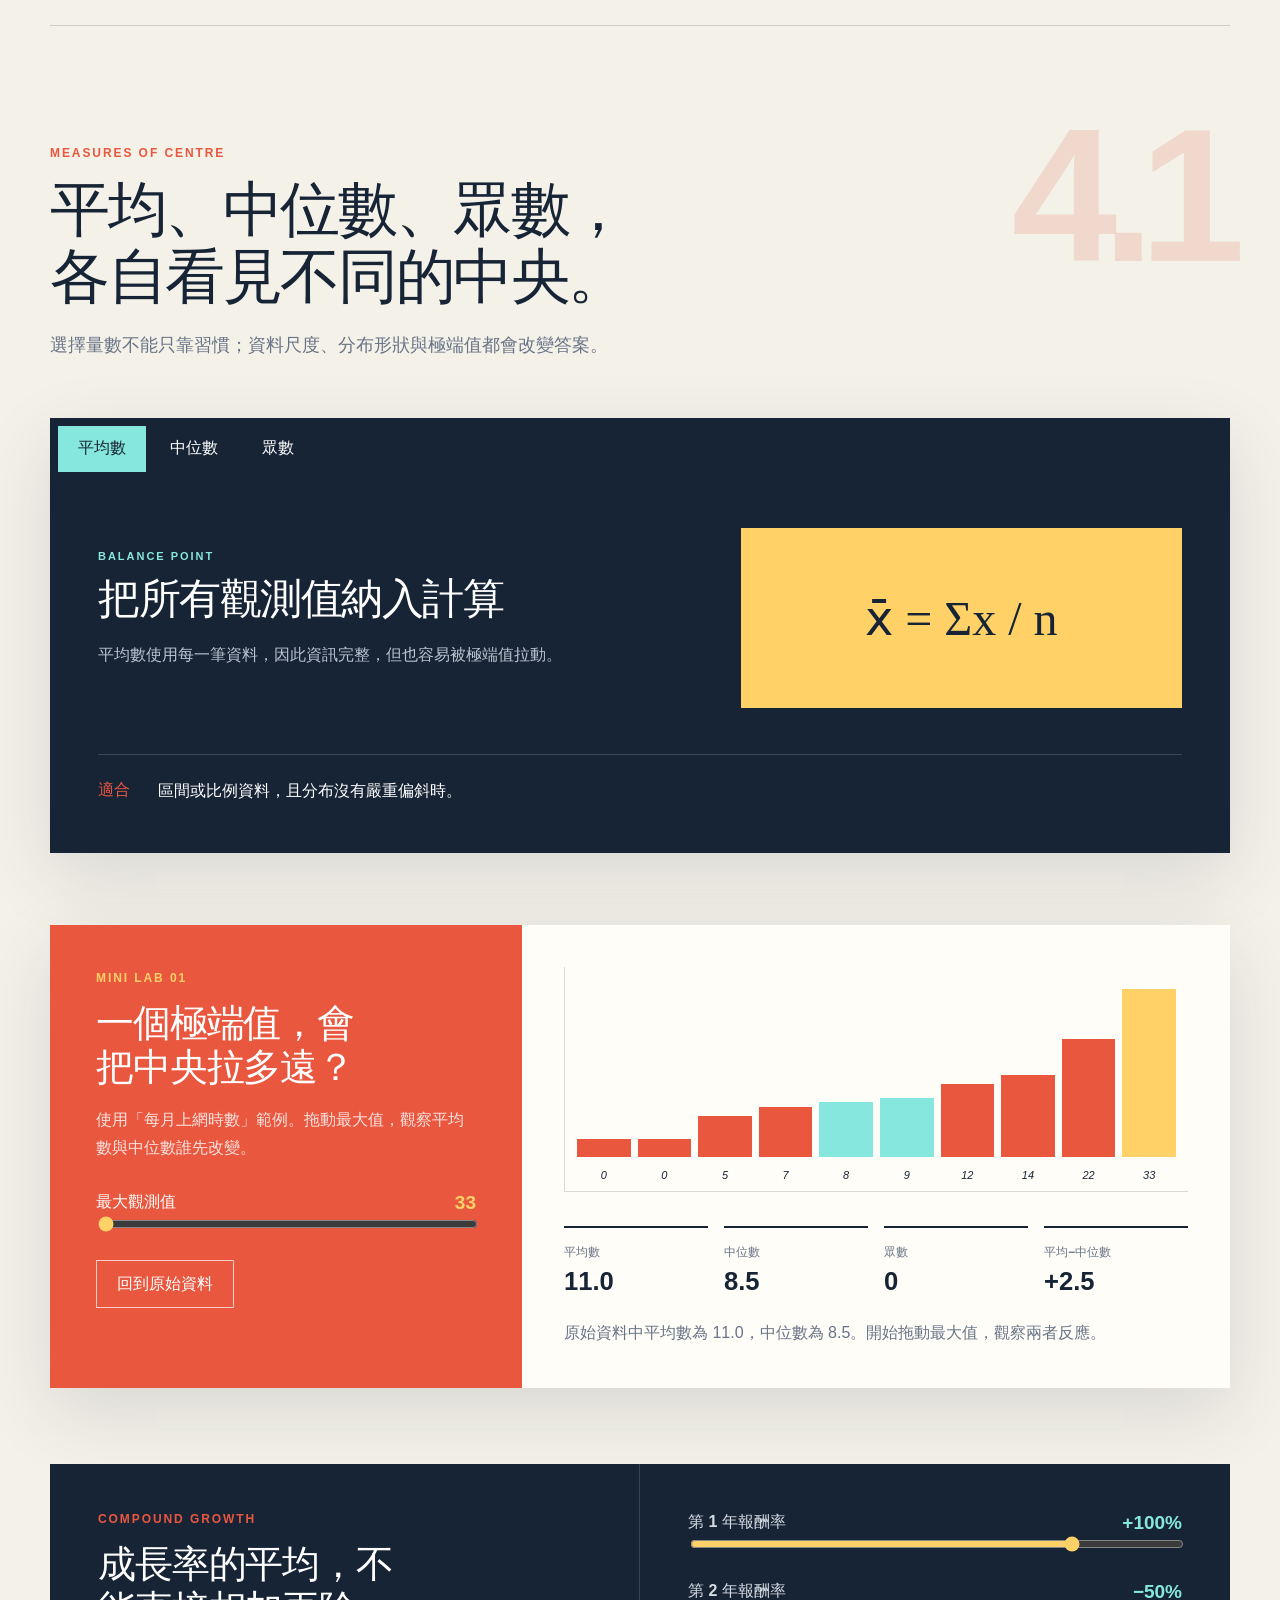
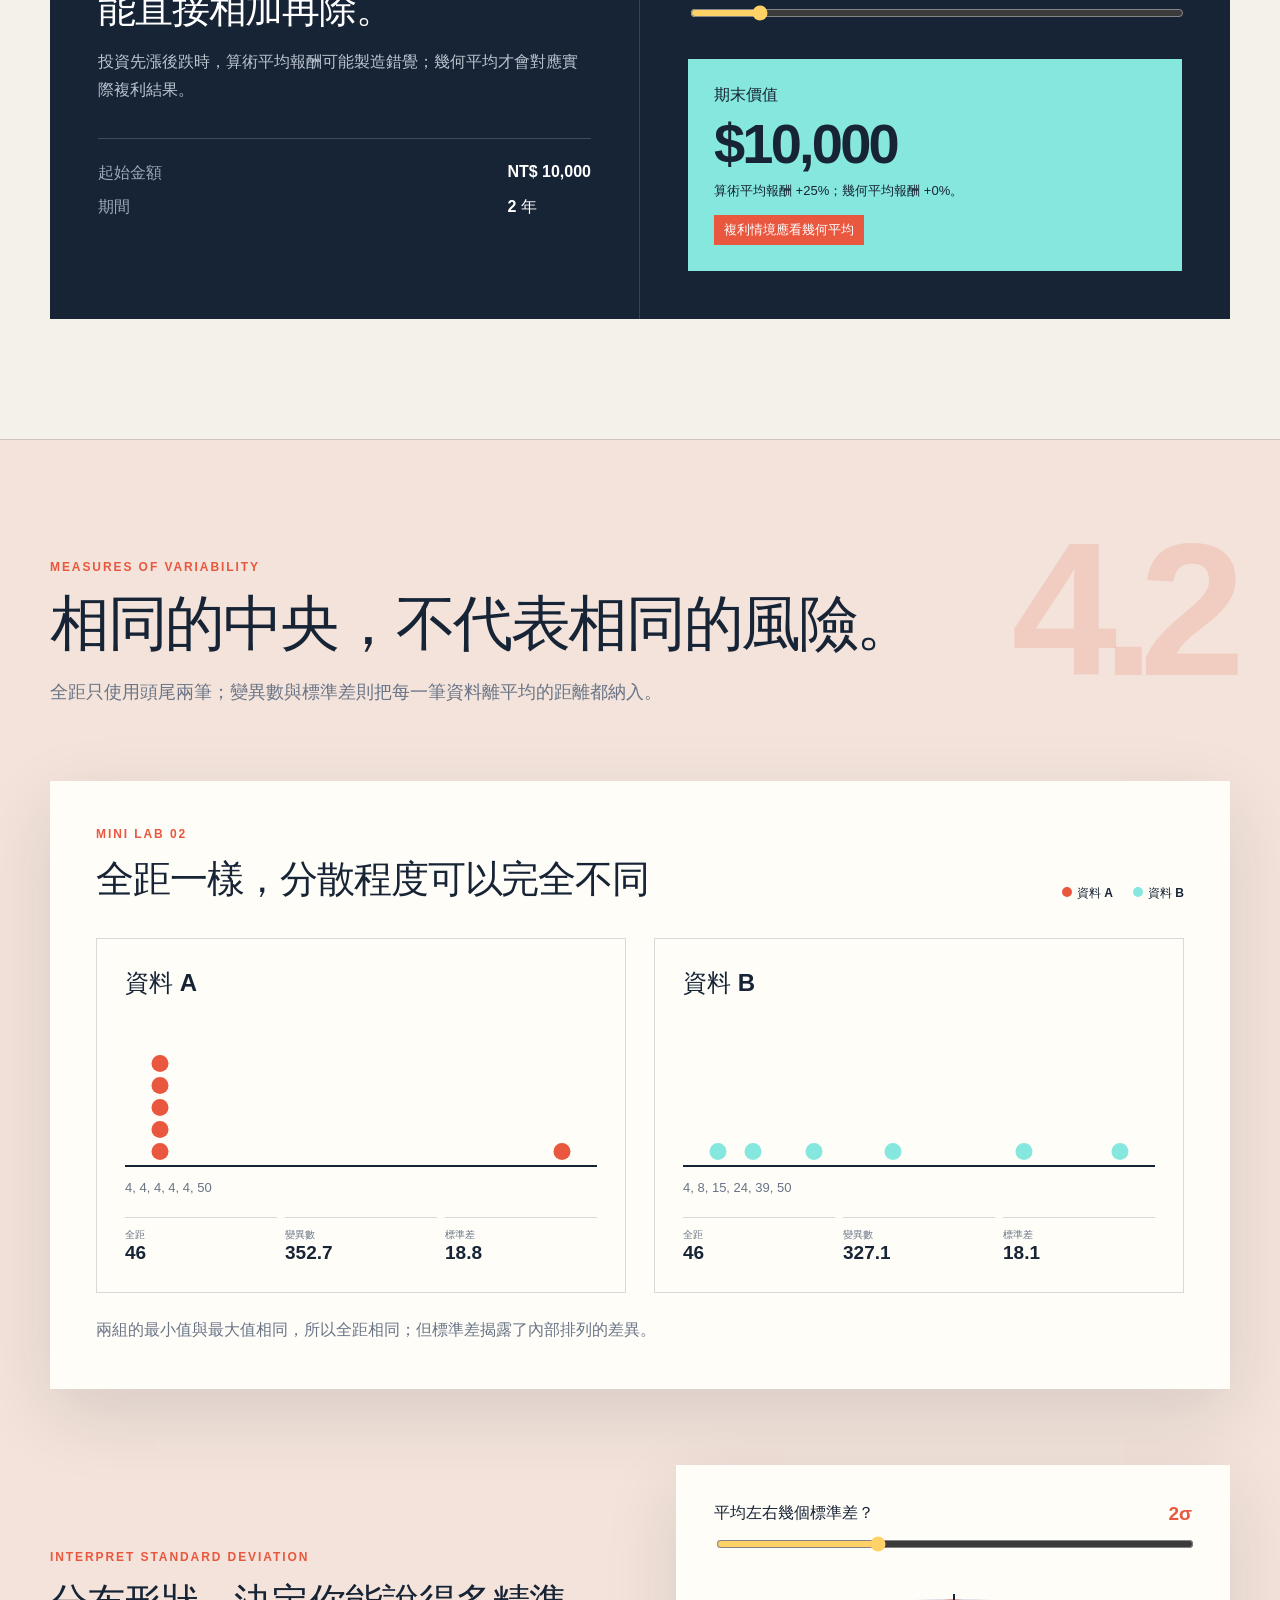
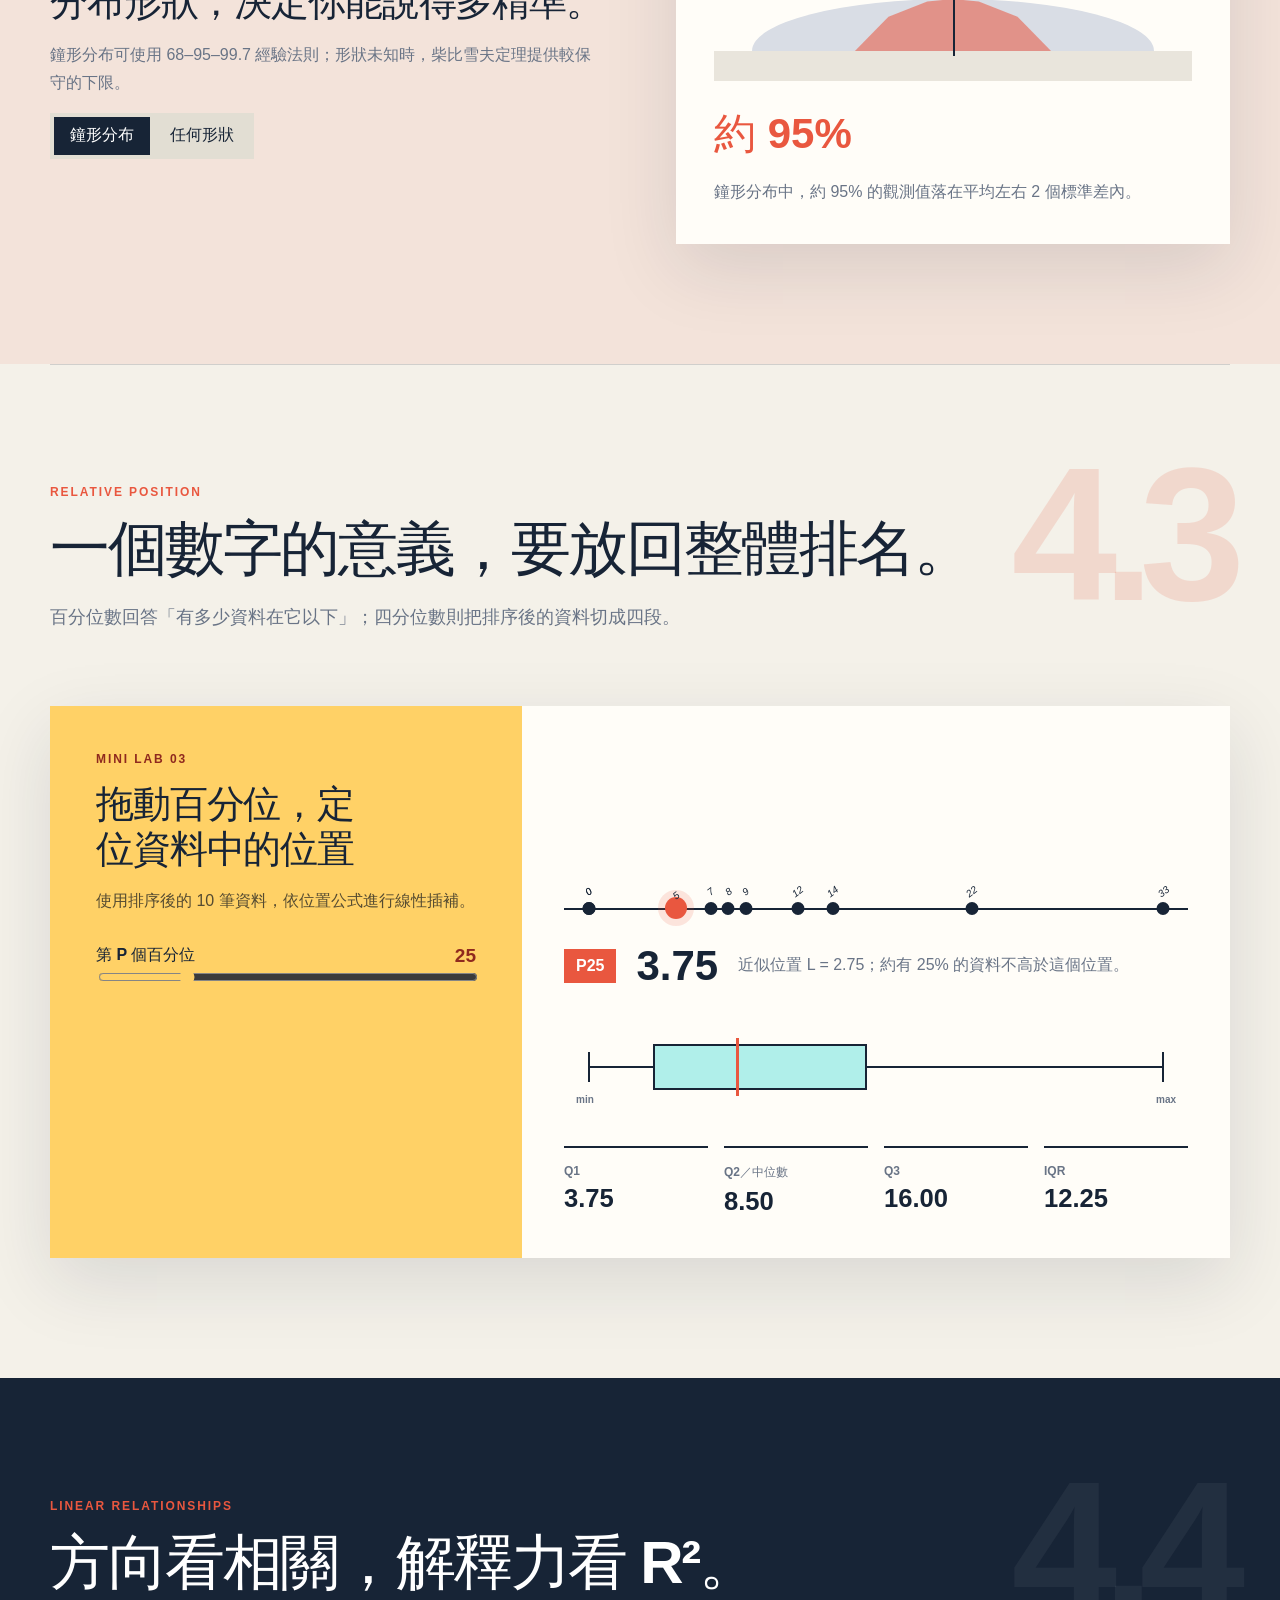
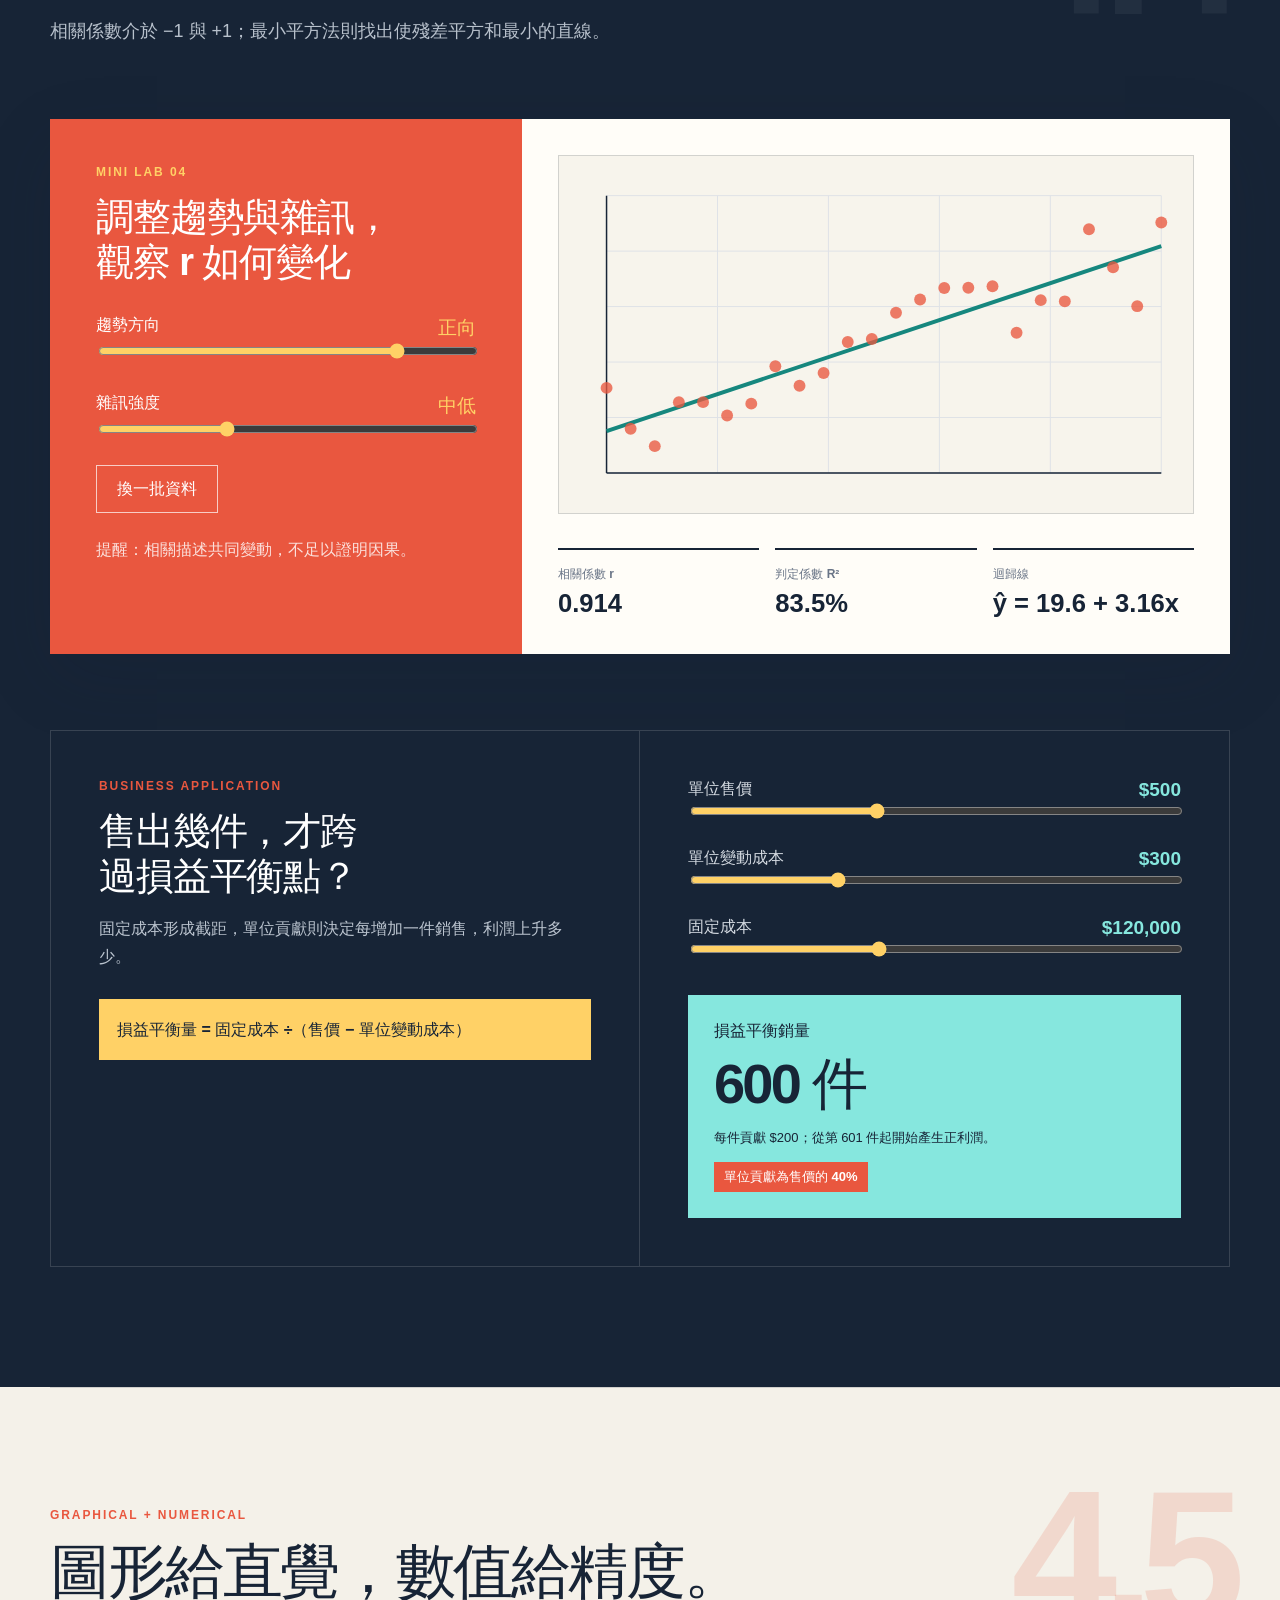
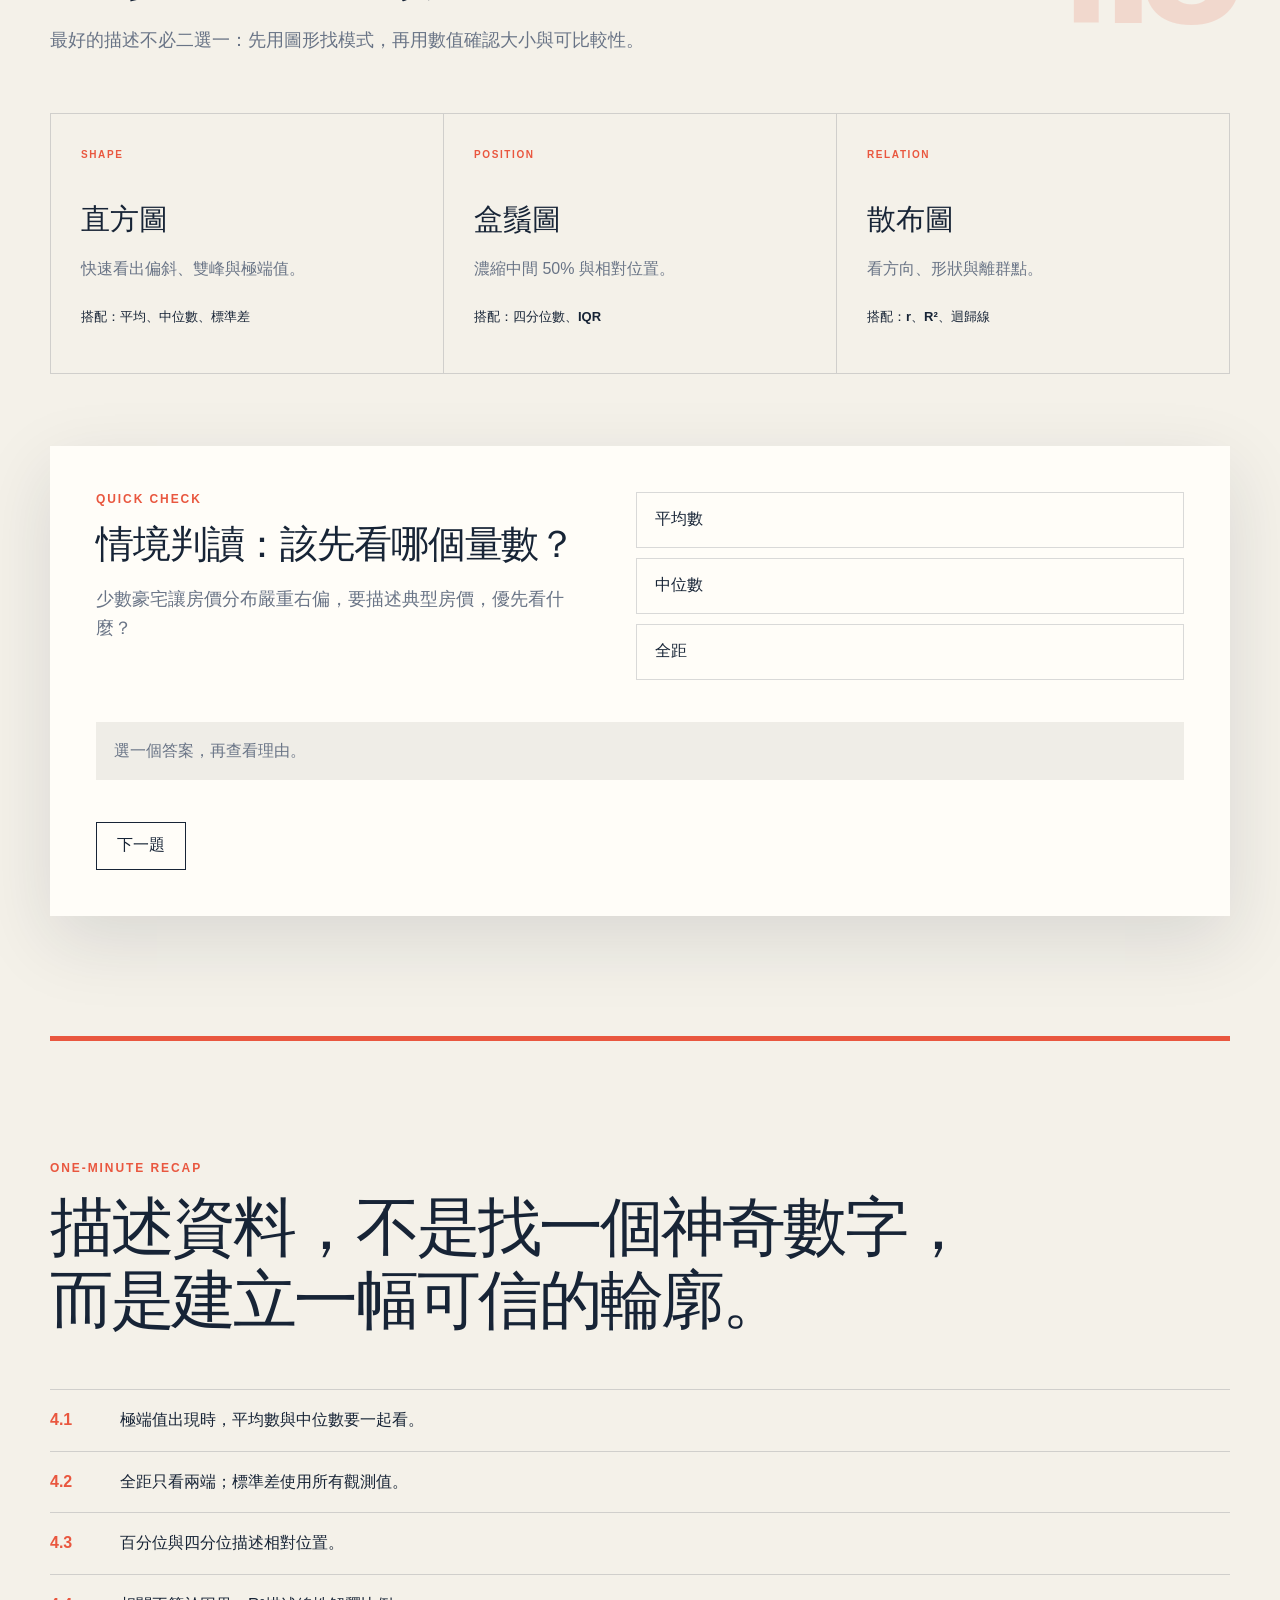
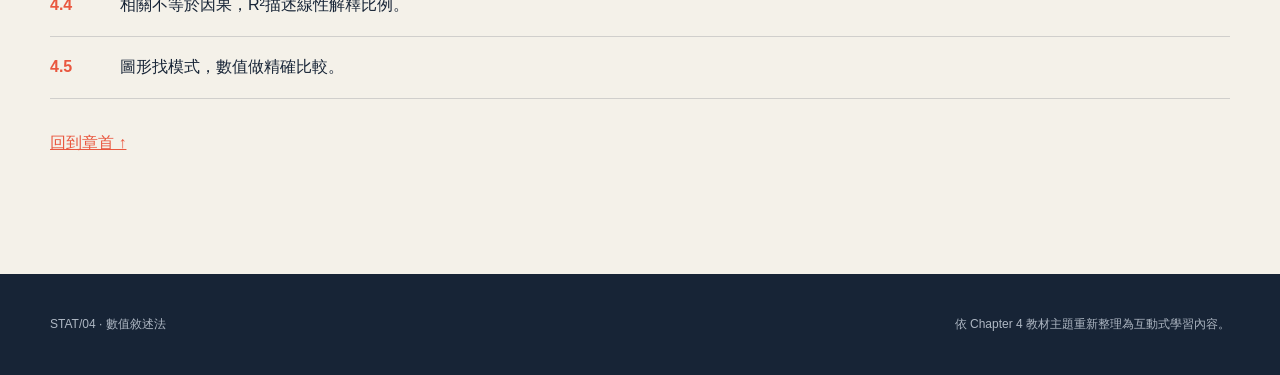
<file: chapter4/index.html>
<!doctype html>
<html lang="zh-Hant">
<head>
  <meta charset="utf-8">
  <meta name="viewport" content="width=device-width, initial-scale=1">
  <meta name="description" content="Chapter 4 數值敘述法互動式學習網站">
  <meta name="robots" content="noindex,nofollow">
  <title>STAT/04｜數值敘述法</title>
  <link rel="stylesheet" href="styles.css">
</head>
<body class="theme-chapter4">
  <a class="skip-link" href="#main">跳至主要內容</a>
  <div class="progress-track" aria-hidden="true"><span id="readingProgress"></span></div>

  <header class="site-header">
    <a class="brand" href="../index.html" aria-label="回到網站首頁">
      <span class="brand-mark">S/04</span>
      <span class="brand-copy">STATISTICS<br><b>INTERACTIVE</b></span>
    </a>
    <nav class="desktop-nav" aria-label="章節導覽">
      <a href="#center">4.1 中央位置</a>
      <a href="#spread">4.2 變異性</a>
      <a href="#position">4.3 相對位置</a>
      <a href="#relation">4.4 線性關係</a>
      <a href="#compare">4.5 綜合判讀</a>
    </nav>
    <div class="header-actions">
      <a class="home-link" href="../index.html">首頁</a>
      <label class="chapter-picker" for="chapterSelect"><span>選擇章節</span>
        <select id="chapterSelect" aria-label="選擇統計學章節">
          <option value="../chapter1/index.html">Chapter 1</option>
          <option value="index.html" selected>Chapter 4</option>
          <option value="../chapter5/index.html">Chapter 5</option>
        </select>
      </label>
      <button class="menu-button" id="menuButton" type="button" aria-expanded="false" aria-controls="mobileNav">選單</button>
    </div>
  </header>
  <nav class="mobile-nav" id="mobileNav" aria-label="行動版章節導覽" hidden>
    <a href="#center">4.1 中央位置</a><a href="#spread">4.2 變異性</a><a href="#position">4.3 相對位置</a><a href="#relation">4.4 線性關係</a><a href="#compare">4.5 綜合判讀</a>
  </nav>

  <main id="main">
    <section class="hero" id="top">
      <div class="hero-copy reveal">
        <p class="eyebrow">CHAPTER 04 · 互動教材</p>
        <h1>數值<br><em>敘述法</em></h1>
        <p class="hero-lead">一組資料不只需要一個平均數。中央、分散、位置與關係，合起來才是完整輪廓。</p>
        <a class="primary-button" href="#data-story">開始量測 <span aria-hidden="true">↘</span></a>
      </div>
      <div class="hero-visual reveal" aria-label="資料摘要儀表板">
        <div class="signal-card hero-stat-card">
          <div class="signal-label"><span>DESCRIPTIVE SIGNAL</span><b>10 observations</b></div>
          <div class="hero-number-line" id="heroNumberLine" aria-hidden="true"></div>
          <div class="hero-stat-grid">
            <div><span>平均</span><strong id="heroMean">—</strong></div>
            <div><span>中位數</span><strong id="heroMedian">—</strong></div>
            <div><span>標準差</span><strong id="heroSd">—</strong></div>
          </div>
        </div>
        <p class="margin-note">同一批數字<br>有不只一種故事</p>
      </div>
      <div class="hero-index" aria-hidden="true">04</div>
    </section>

    <section class="story-section" id="data-story">
      <div class="section-heading reveal">
        <p class="eyebrow">THE DATA PORTRAIT</p>
        <h2>先問「典型多少」，再問「差多少」。</h2>
        <p>依序點擊四個視角，看看數值摘要如何從一列資料建立可比較的輪廓。</p>
      </div>
      <div class="story-flow four reveal" role="group" aria-label="數值敘述的四個視角">
        <button class="flow-step active" type="button" data-story-step="0" aria-pressed="true"><span>01</span><strong>中央</strong><small>典型水準</small></button>
        <div class="flow-line" aria-hidden="true"></div>
        <button class="flow-step" type="button" data-story-step="1" aria-pressed="false"><span>02</span><strong>變異</strong><small>分散程度</small></button>
        <div class="flow-line" aria-hidden="true"></div>
        <button class="flow-step" type="button" data-story-step="2" aria-pressed="false"><span>03</span><strong>位置</strong><small>相對排名</small></button>
        <div class="flow-line" aria-hidden="true"></div>
        <button class="flow-step" type="button" data-story-step="3" aria-pressed="false"><span>04</span><strong>關係</strong><small>共同移動</small></button>
      </div>
      <div class="story-output reveal" id="storyOutput" aria-live="polite"></div>
    </section>

    <section class="chapter-section" id="center">
      <div class="chapter-number">4.1</div>
      <div class="section-heading reveal">
        <p class="eyebrow">MEASURES OF CENTRE</p>
        <h2>平均、中位數、眾數，各自看見不同的中央。</h2>
        <p>選擇量數不能只靠習慣；資料尺度、分布形狀與極端值都會改變答案。</p>
      </div>

      <div class="method-switcher reveal">
        <div class="segmented" role="tablist" aria-label="中央位置量數">
          <button class="active" type="button" role="tab" aria-selected="true" data-center-method="mean">平均數</button>
          <button type="button" role="tab" aria-selected="false" data-center-method="median">中位數</button>
          <button type="button" role="tab" aria-selected="false" data-center-method="mode">眾數</button>
        </div>
        <div class="method-panel">
          <div><p class="panel-kicker" id="centerKicker">BALANCE POINT</p><h3 id="centerTitle">把所有觀測值納入計算</h3><p id="centerBody">平均數會使用每一筆資料，因此資訊完整，但也容易被極端值拉動。</p></div>
          <div class="formula-card" id="centerFormula" aria-label="量數公式">x̄ = Σx / n</div>
          <div class="method-example"><span>適合</span><p id="centerUse">區間或比例資料，且分布沒有嚴重偏斜時。</p></div>
        </div>
      </div>

      <section class="lab split-lab reveal" aria-labelledby="centerLabTitle">
        <div class="lab-intro">
          <p class="eyebrow">MINI LAB 01</p>
          <h3 id="centerLabTitle">一個極端值，會把中央拉多遠？</h3>
          <p>使用「每月上網時數」範例。拖動最大值，觀察平均數與中位數誰先改變。</p>
          <label for="outlierValue">最大觀測值 <output id="outlierOutput">33</output></label>
          <input id="outlierValue" type="range" min="33" max="133" step="5" value="33">
          <button class="secondary-button" id="resetOutlier" type="button">回到原始資料</button>
        </div>
        <div class="lab-stage">
          <div class="number-strip" id="centerNumberStrip" aria-label="由小到大排列的觀測值"></div>
          <div class="metric-row four-metrics">
            <div><span>平均數</span><strong id="meanValue">—</strong></div>
            <div><span>中位數</span><strong id="medianValue">—</strong></div>
            <div><span>眾數</span><strong id="modeValue">—</strong></div>
            <div><span>平均−中位數</span><strong id="centerGap">—</strong></div>
          </div>
          <p class="lab-note" id="outlierInsight" aria-live="polite"></p>
        </div>
      </section>

      <section class="case-study reveal" aria-labelledby="growthTitle">
        <div class="case-copy">
          <p class="eyebrow">COMPOUND GROWTH</p>
          <h3 id="growthTitle">成長率的平均，不能直接相加再除。</h3>
          <p>投資先漲後跌時，算術平均報酬可能製造錯覺；幾何平均才會對應實際複利結果。</p>
          <div class="case-assumption"><span>起始金額</span><b>NT$ 10,000</b><span>期間</span><b>2 年</b></div>
        </div>
        <div class="case-calculator">
          <label>第 1 年報酬率 <output id="return1Output">+100%</output><input id="return1" type="range" min="-80" max="150" step="5" value="100"></label>
          <label>第 2 年報酬率 <output id="return2Output">−50%</output><input id="return2" type="range" min="-80" max="150" step="5" value="-50"></label>
          <div class="decision-result">
            <span>期末價值</span><strong id="finalValue">—</strong>
            <p id="returnCompare">—</p><b id="returnBadge">—</b>
          </div>
        </div>
      </section>
    </section>

    <section class="chapter-section accent-section" id="spread">
      <div class="chapter-number">4.2</div>
      <div class="section-heading reveal">
        <p class="eyebrow">MEASURES OF VARIABILITY</p>
        <h2>相同的中央，不代表相同的風險。</h2>
        <p>全距只使用頭尾兩筆；變異數與標準差則把每一筆資料離平均的距離都納入。</p>
      </div>

      <section class="lab comparison-lab reveal" aria-labelledby="spreadLabTitle">
        <div class="lab-toolbar"><div><p class="eyebrow">MINI LAB 02</p><h3 id="spreadLabTitle">全距一樣，分散程度可以完全不同</h3></div><div class="legend"><span><i class="dot a"></i>資料 A</span><span><i class="dot b"></i>資料 B</span></div></div>
        <div class="distribution-compare">
          <article><h4>資料 A</h4><div class="distribution-track" id="distributionA"></div><p>4, 4, 4, 4, 4, 50</p><div class="mini-metrics" id="metricsA"></div></article>
          <article><h4>資料 B</h4><div class="distribution-track" id="distributionB"></div><p>4, 8, 15, 24, 39, 50</p><div class="mini-metrics" id="metricsB"></div></article>
        </div>
        <p class="lab-note">兩組的最小值與最大值相同，所以全距相同；但標準差揭露了內部排列的差異。</p>
      </section>

      <div class="rule-explorer reveal">
        <div>
          <p class="eyebrow">INTERPRET STANDARD DEVIATION</p>
          <h3>分布形狀，決定你能說得多精準。</h3>
          <p>鐘形分布可使用 68–95–99.7 經驗法則；形狀未知時，柴比雪夫定理提供較保守的下限。</p>
          <div class="segmented compact" role="group" aria-label="分布假設">
            <button class="active" type="button" data-rule="empirical">鐘形分布</button>
            <button type="button" data-rule="chebyshev">任何形狀</button>
          </div>
        </div>
        <div class="rule-card">
          <label for="kValue">平均左右幾個標準差？ <output id="kOutput">2σ</output></label>
          <input id="kValue" type="range" min="1" max="4" step="1" value="2">
          <div class="coverage-visual"><span id="coverageBand"></span><i></i></div>
          <strong id="coverageValue">約 95%</strong><p id="coverageText">鐘形分布中，約 95% 的觀測值落在平均左右 2 個標準差內。</p>
        </div>
      </div>
    </section>

    <section class="chapter-section" id="position">
      <div class="chapter-number">4.3</div>
      <div class="section-heading reveal">
        <p class="eyebrow">RELATIVE POSITION</p>
        <h2>一個數字的意義，要放回整體排名。</h2>
        <p>百分位數回答「有多少資料在它以下」；四分位數則把排序後的資料切成四段。</p>
      </div>
      <section class="lab percentile-lab reveal" aria-labelledby="percentileTitle">
        <div class="lab-intro light-intro">
          <p class="eyebrow">MINI LAB 03</p><h3 id="percentileTitle">拖動百分位，定位資料中的位置</h3>
          <p>使用排序後的 10 筆資料，依位置公式進行線性插補。</p>
          <label for="percentileInput">第 P 個百分位 <output id="percentileOutput">25</output></label>
          <input id="percentileInput" type="range" min="5" max="95" step="5" value="25">
        </div>
        <div class="lab-stage">
          <div class="percentile-ruler" id="percentileRuler" aria-label="百分位位置尺"></div>
          <div class="percentile-result"><span id="percentileName">P25</span><strong id="percentileValue">—</strong><p id="percentileExplain">—</p></div>
          <div class="boxplot" id="boxplot" aria-label="盒鬚圖"><i class="whisker"></i><i class="box"></i><i class="median-line"></i><b class="min-label">min</b><b class="max-label">max</b></div>
          <div class="metric-row"><div><span>Q1</span><strong id="q1Value">—</strong></div><div><span>Q2／中位數</span><strong id="q2Value">—</strong></div><div><span>Q3</span><strong id="q3Value">—</strong></div><div><span>IQR</span><strong id="iqrValue">—</strong></div></div>
        </div>
      </section>
    </section>

    <section class="chapter-section dark-section" id="relation">
      <div class="chapter-number">4.4</div>
      <div class="section-heading reveal">
        <p class="eyebrow">LINEAR RELATIONSHIPS</p>
        <h2>方向看相關，解釋力看 R²。</h2>
        <p>相關係數介於 −1 與 +1；最小平方法則找出使殘差平方和最小的直線。</p>
      </div>
      <section class="lab regression-lab reveal" aria-labelledby="regressionTitle">
        <div class="regression-controls">
          <p class="eyebrow">MINI LAB 04</p><h3 id="regressionTitle">調整趨勢與雜訊，觀察 r 如何變化</h3>
          <label for="slopeInput">趨勢方向 <output id="slopeOutput">正向</output></label><input id="slopeInput" type="range" min="-10" max="10" step="1" value="6">
          <label for="noiseInput">雜訊強度 <output id="noiseOutput">中低</output></label><input id="noiseInput" type="range" min="0" max="12" step="1" value="4">
          <button class="secondary-button" id="newScatter" type="button">換一批資料</button>
          <p class="lab-note">提醒：相關描述共同變動，不足以證明因果。</p>
        </div>
        <div class="regression-stage">
          <svg id="scatterPlot" viewBox="0 0 640 360" role="img" aria-label="散布圖與最小平方法直線"></svg>
          <div class="metric-row"><div><span>相關係數 r</span><strong id="correlationValue">—</strong></div><div><span>判定係數 R²</span><strong id="rSquaredValue">—</strong></div><div><span>迴歸線</span><strong id="regressionEquation">—</strong></div></div>
        </div>
      </section>

      <section class="case-study breakeven reveal" aria-labelledby="breakevenTitle">
        <div class="case-copy"><p class="eyebrow">BUSINESS APPLICATION</p><h3 id="breakevenTitle">售出幾件，才跨過損益平衡點？</h3><p>固定成本形成截距，單位貢獻則決定每增加一件銷售，利潤上升多少。</p><div class="formula-inline">損益平衡量 = 固定成本 ÷（售價 − 單位變動成本）</div></div>
        <div class="case-calculator">
          <label>單位售價 <output id="priceOutput">$500</output><input id="priceInput" type="range" min="200" max="1000" step="25" value="500"></label>
          <label>單位變動成本 <output id="variableOutput">$300</output><input id="variableInput" type="range" min="50" max="900" step="25" value="300"></label>
          <label>固定成本 <output id="fixedOutput">$120,000</output><input id="fixedInput" type="range" min="10000" max="300000" step="5000" value="120000"></label>
          <div class="decision-result"><span>損益平衡銷量</span><strong id="breakevenUnits">—</strong><p id="breakevenText">—</p><b id="breakevenBadge">—</b></div>
        </div>
      </section>
    </section>

    <section class="chapter-section" id="compare">
      <div class="chapter-number">4.5</div>
      <div class="section-heading reveal"><p class="eyebrow">GRAPHICAL + NUMERICAL</p><h2>圖形給直覺，數值給精度。</h2><p>最好的描述不必二選一：先用圖形找模式，再用數值確認大小與可比較性。</p></div>
      <div class="comparison-grid reveal">
        <article><span>SHAPE</span><h3>直方圖</h3><p>快速看出偏斜、雙峰與極端值。</p><b>搭配：平均、中位數、標準差</b></article>
        <article><span>POSITION</span><h3>盒鬚圖</h3><p>濃縮中間 50% 與相對位置。</p><b>搭配：四分位數、IQR</b></article>
        <article><span>RELATION</span><h3>散布圖</h3><p>看方向、形狀與離群點。</p><b>搭配：r、R²、迴歸線</b></article>
      </div>
      <section class="quiz-card reveal" aria-labelledby="quizTitle"><div><p class="eyebrow">QUICK CHECK</p><h3 id="quizTitle">情境判讀：該先看哪個量數？</h3><p id="quizQuestion">—</p></div><div class="quiz-options" id="quizOptions"></div><div class="quiz-feedback" id="quizFeedback" aria-live="polite"></div><button class="secondary-button" id="nextQuiz" type="button" hidden>下一題</button></section>
    </section>

    <section class="recap-section">
      <p class="eyebrow">ONE-MINUTE RECAP</p><h2>描述資料，不是找一個神奇數字，<br>而是建立一幅可信的輪廓。</h2>
      <div class="recap-list"><p><span>4.1</span>極端值出現時，平均數與中位數要一起看。</p><p><span>4.2</span>全距只看兩端；標準差使用所有觀測值。</p><p><span>4.3</span>百分位與四分位描述相對位置。</p><p><span>4.4</span>相關不等於因果，R²描述線性解釋比例。</p><p><span>4.5</span>圖形找模式，數值做精確比較。</p></div><a class="text-link" href="#top">回到章首 ↑</a>
    </section>
  </main>
  <footer><p>STAT/04 · 數值敘述法</p><p>依 Chapter 4 教材主題重新整理為互動式學習內容。</p></footer>
  <script src="app.js"></script>
</body>
</html>
</file>
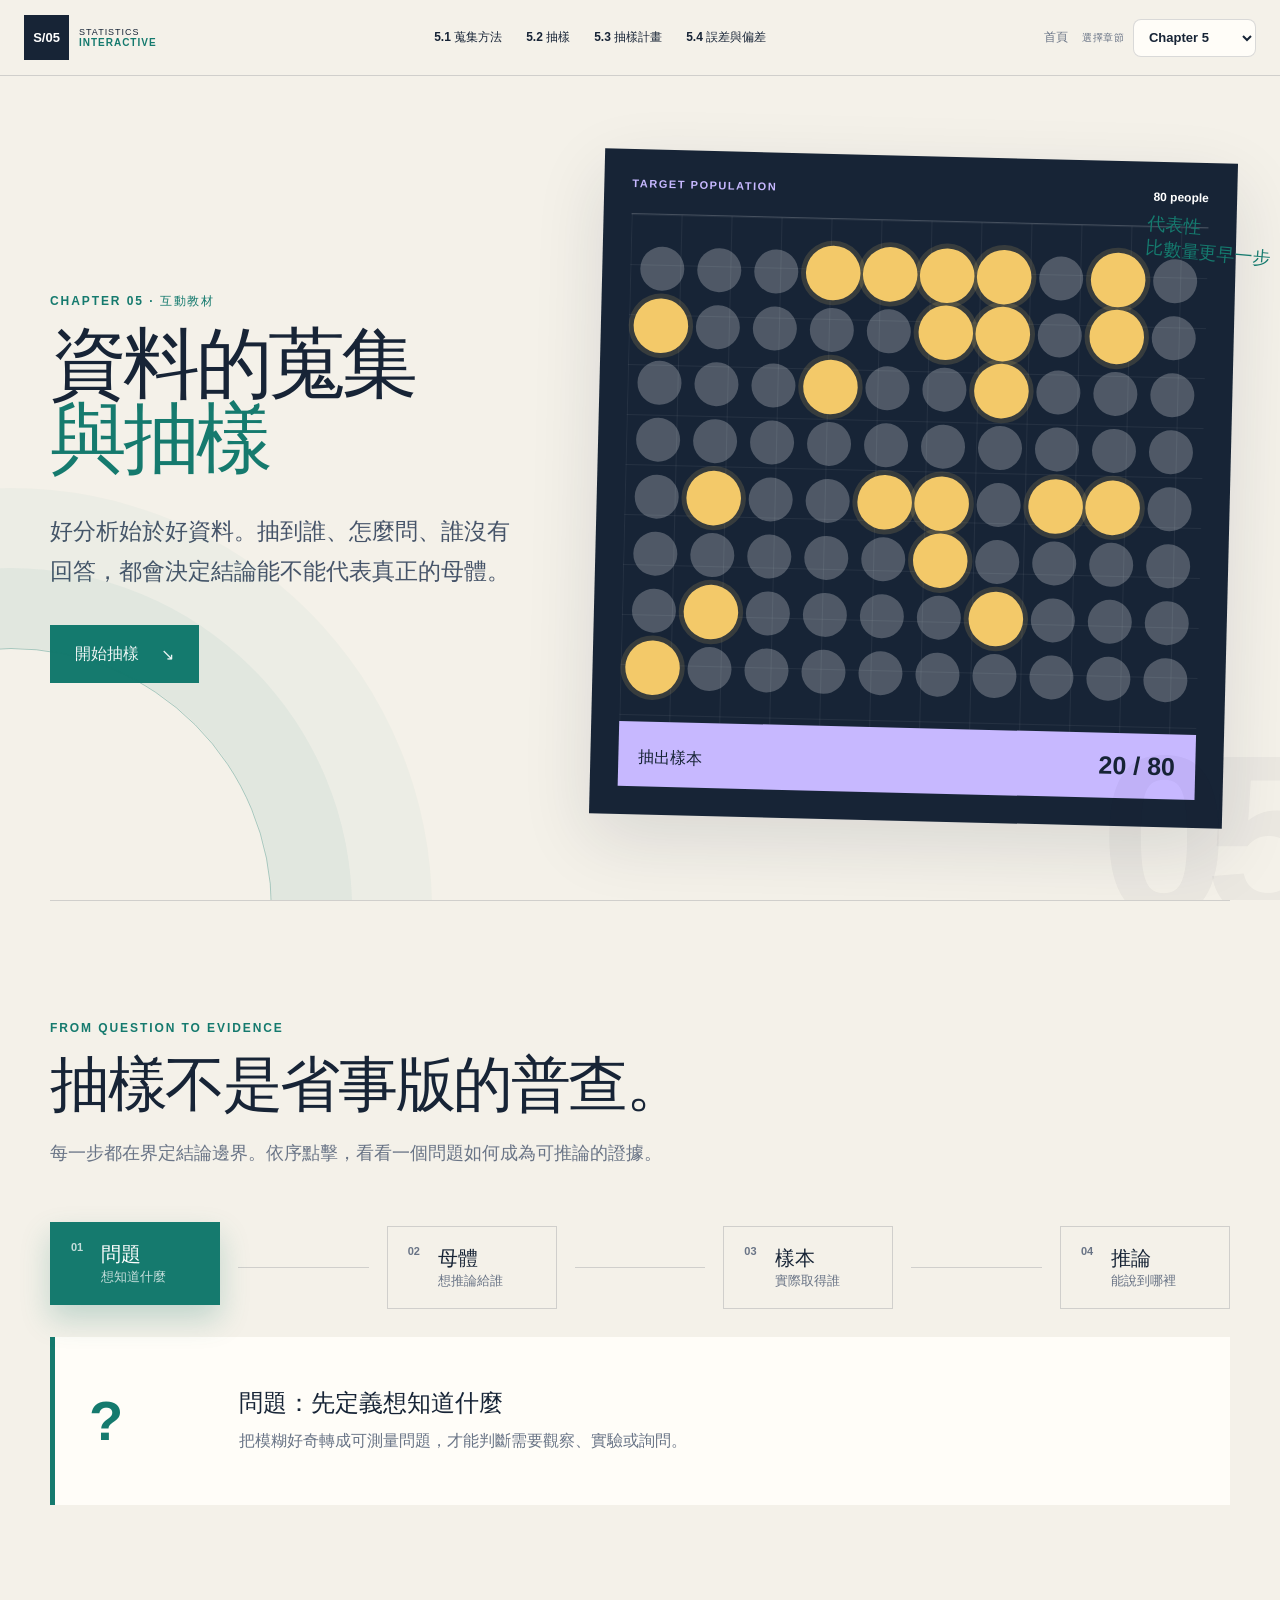
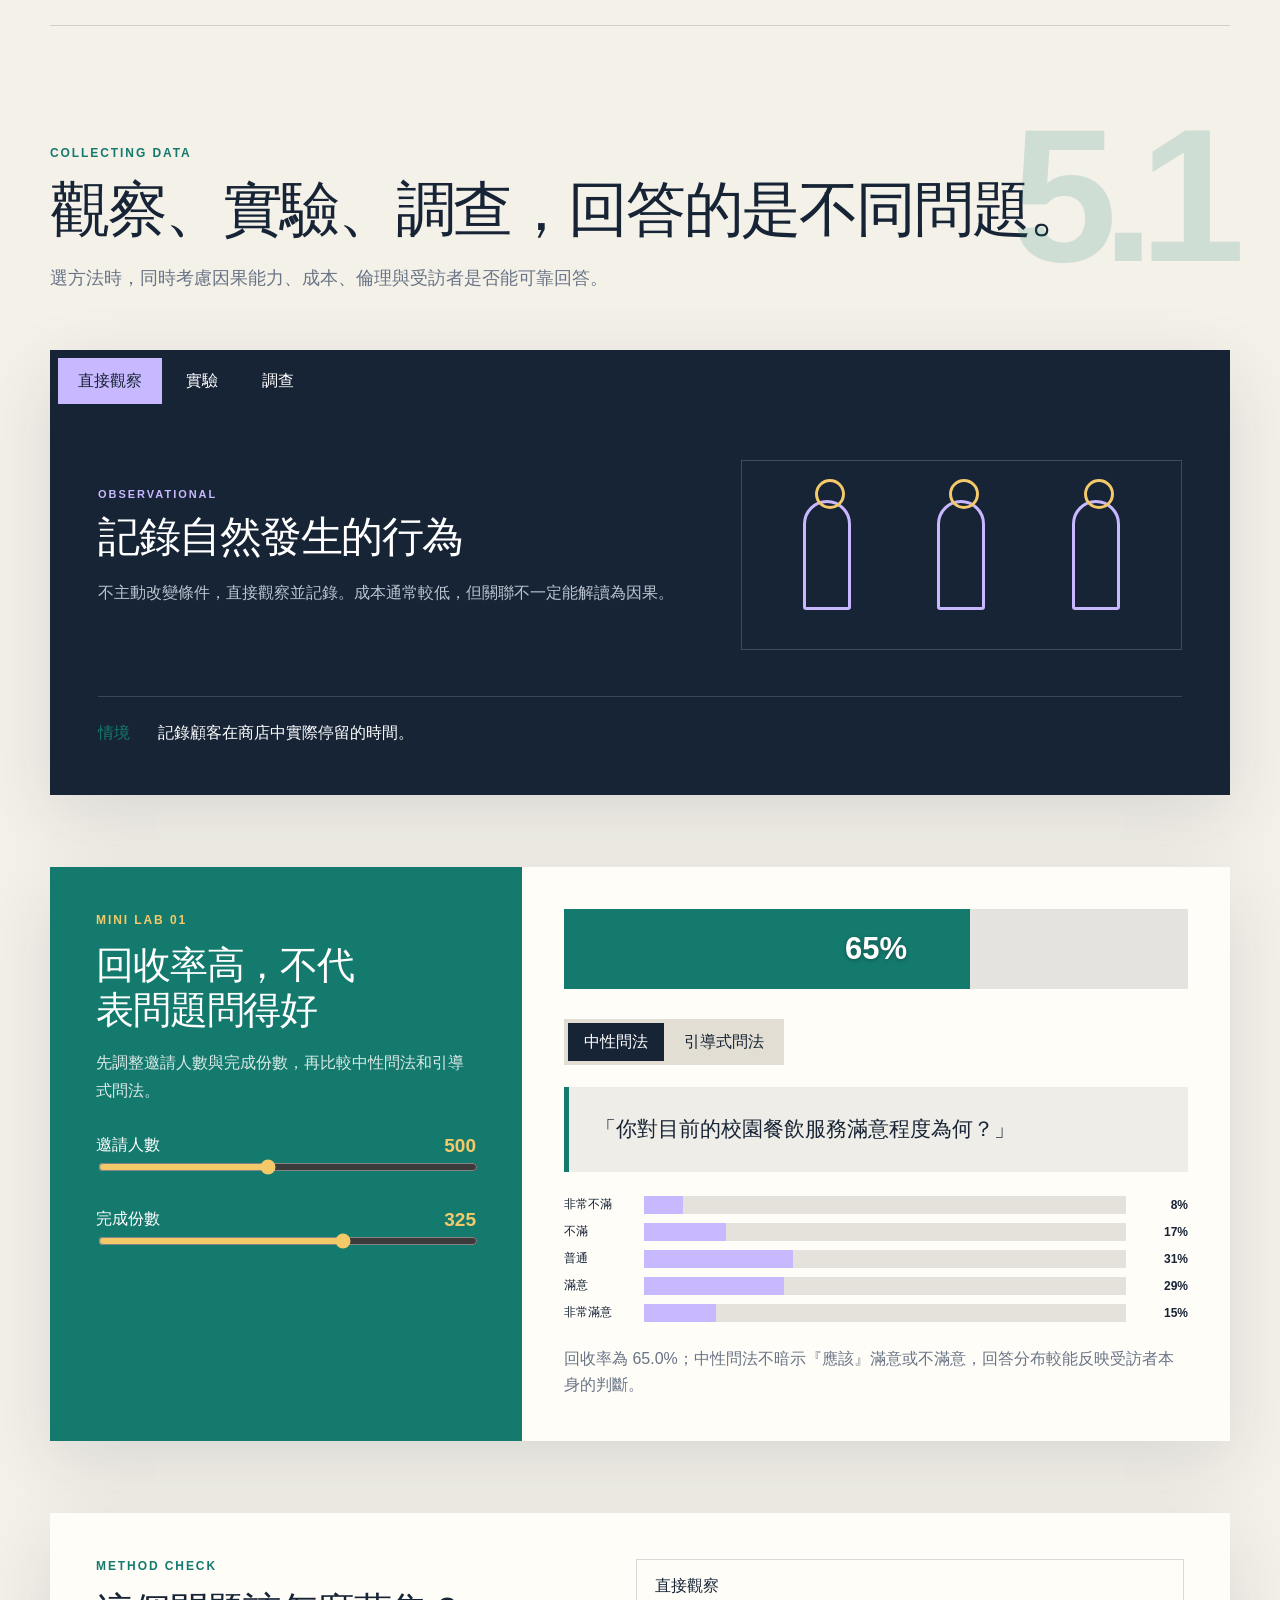
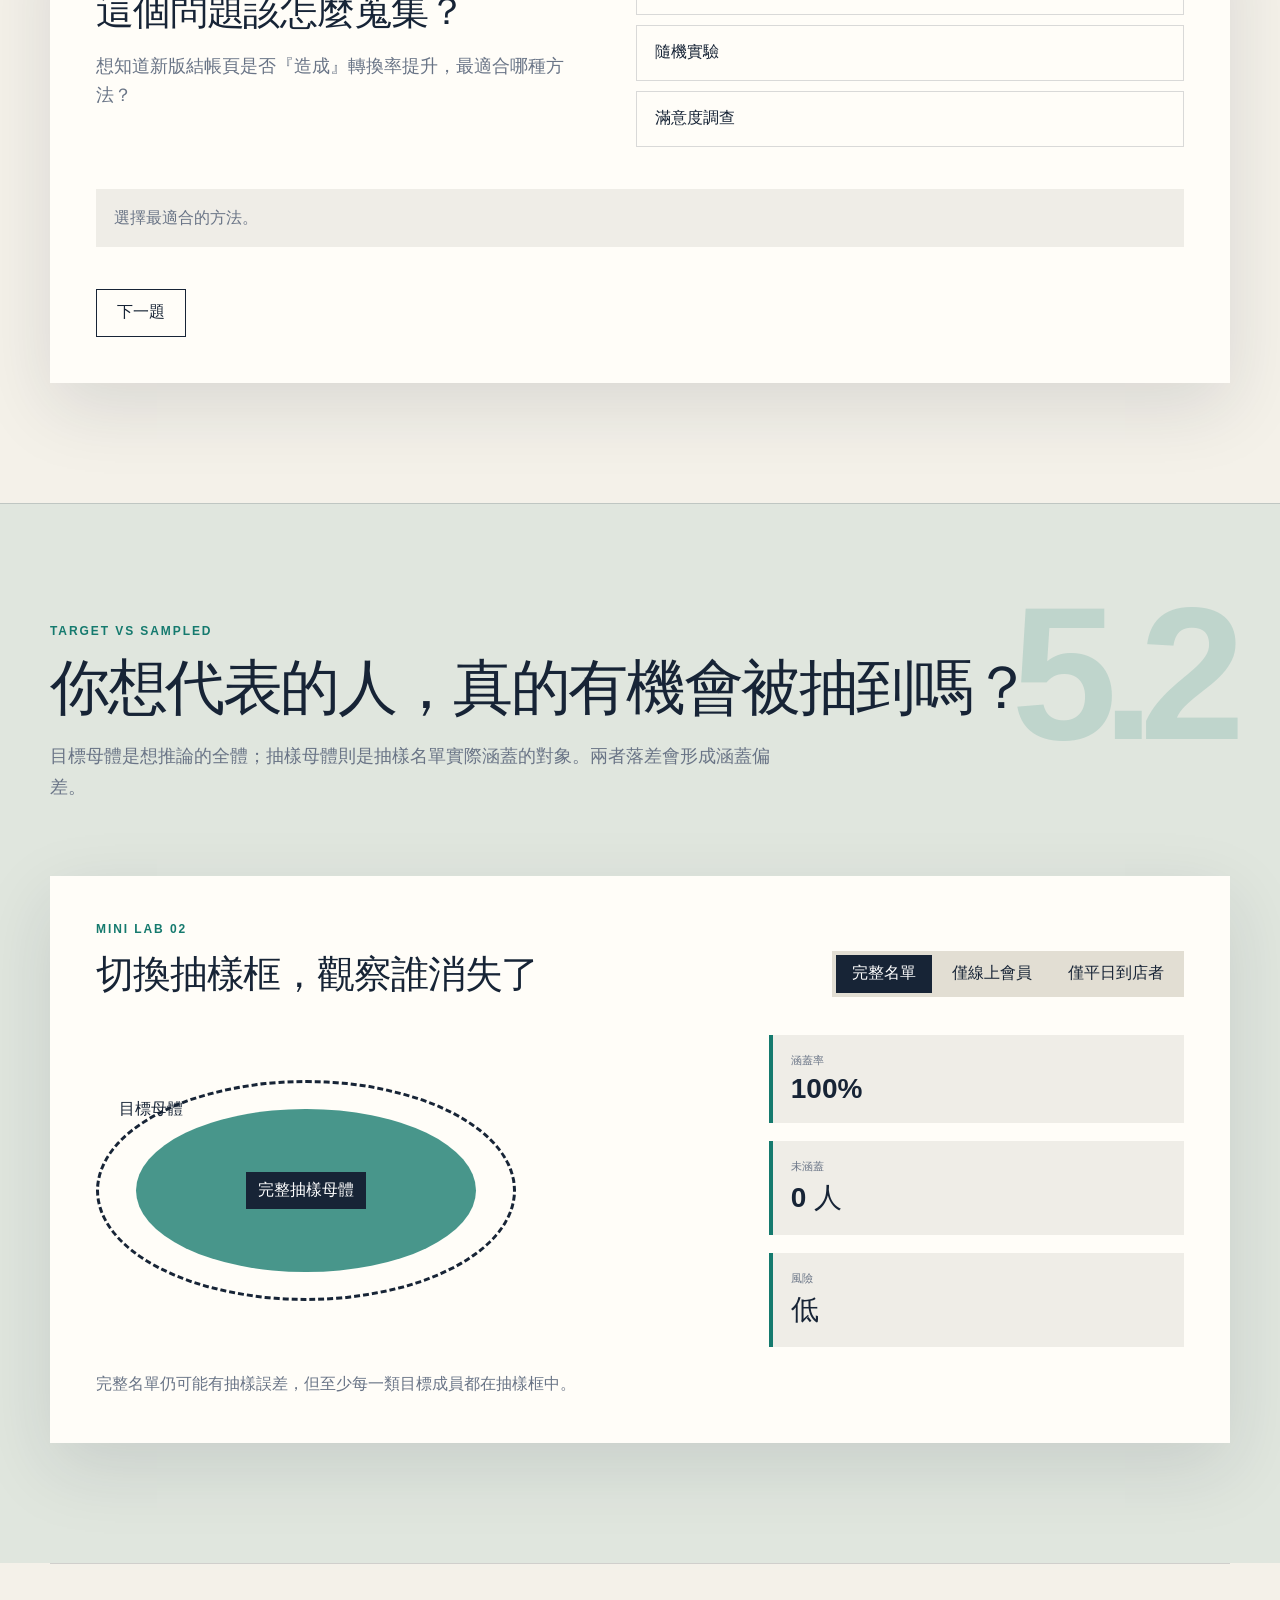
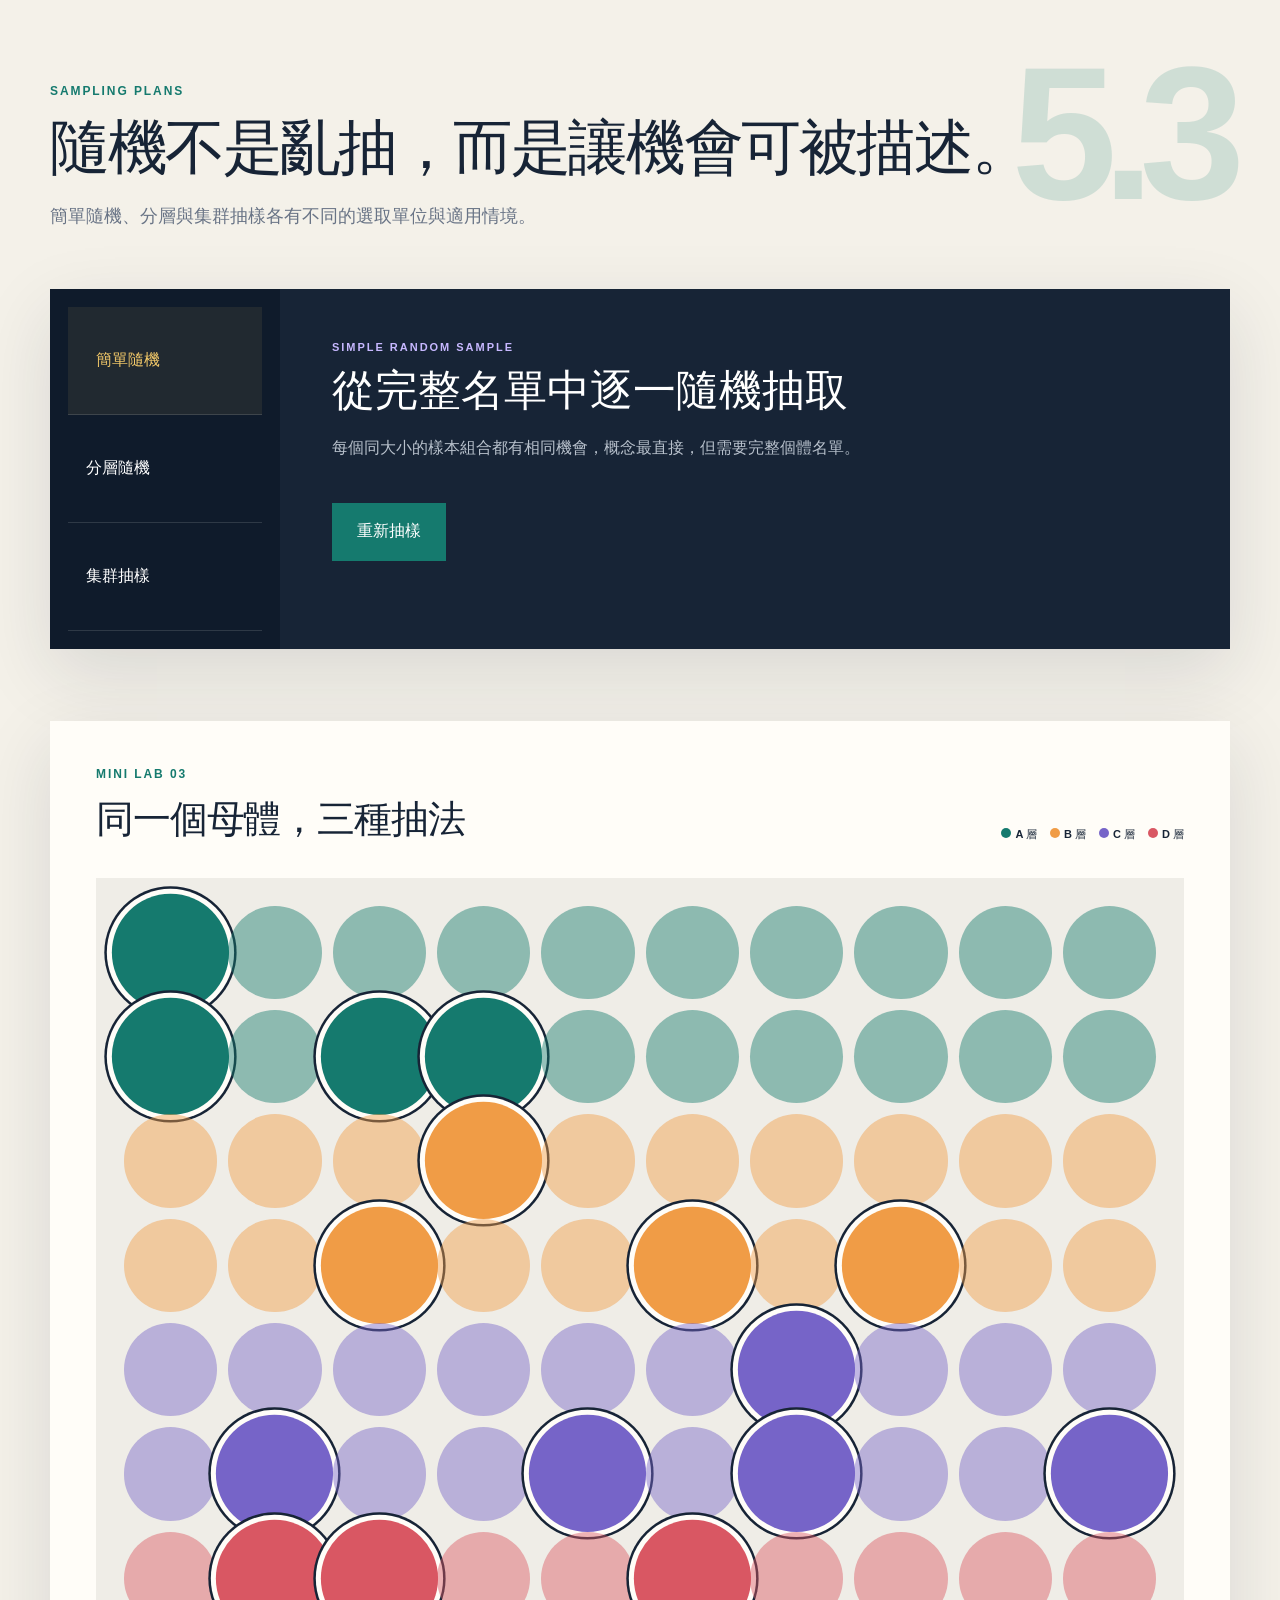
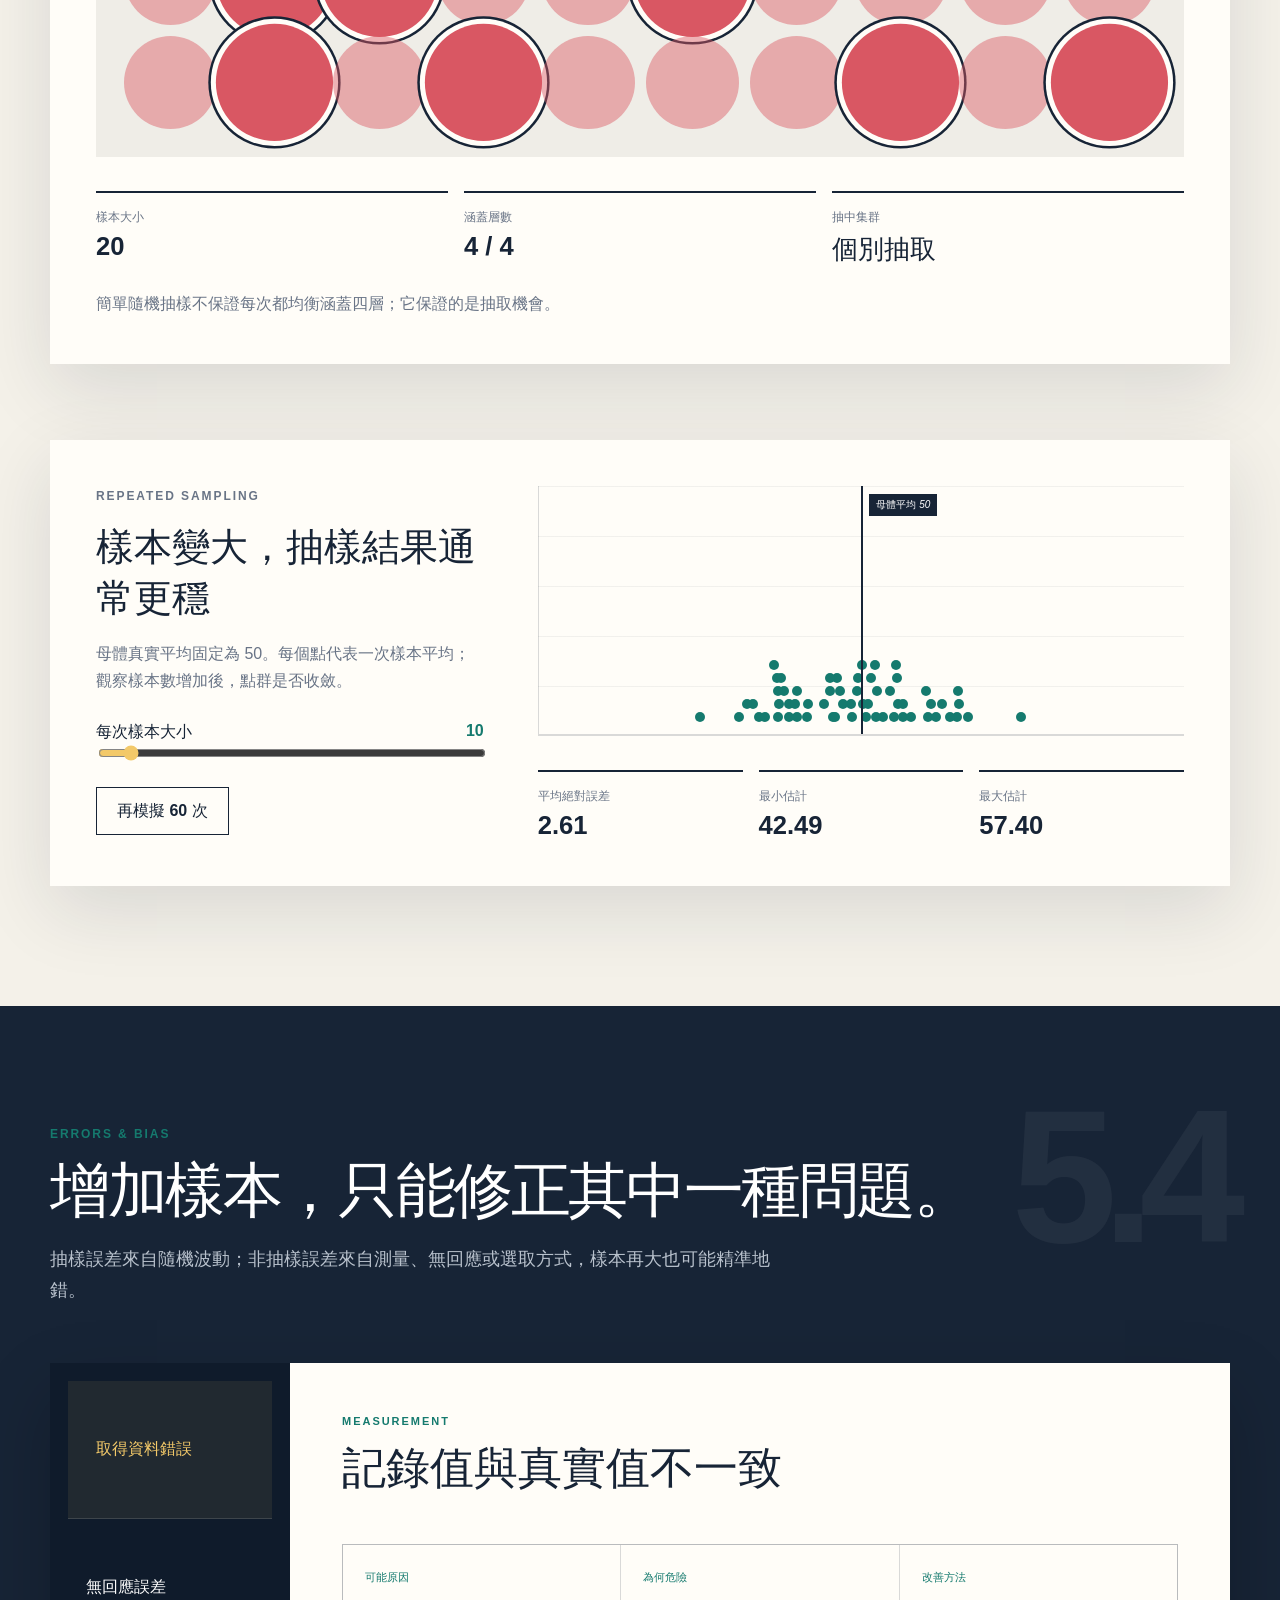
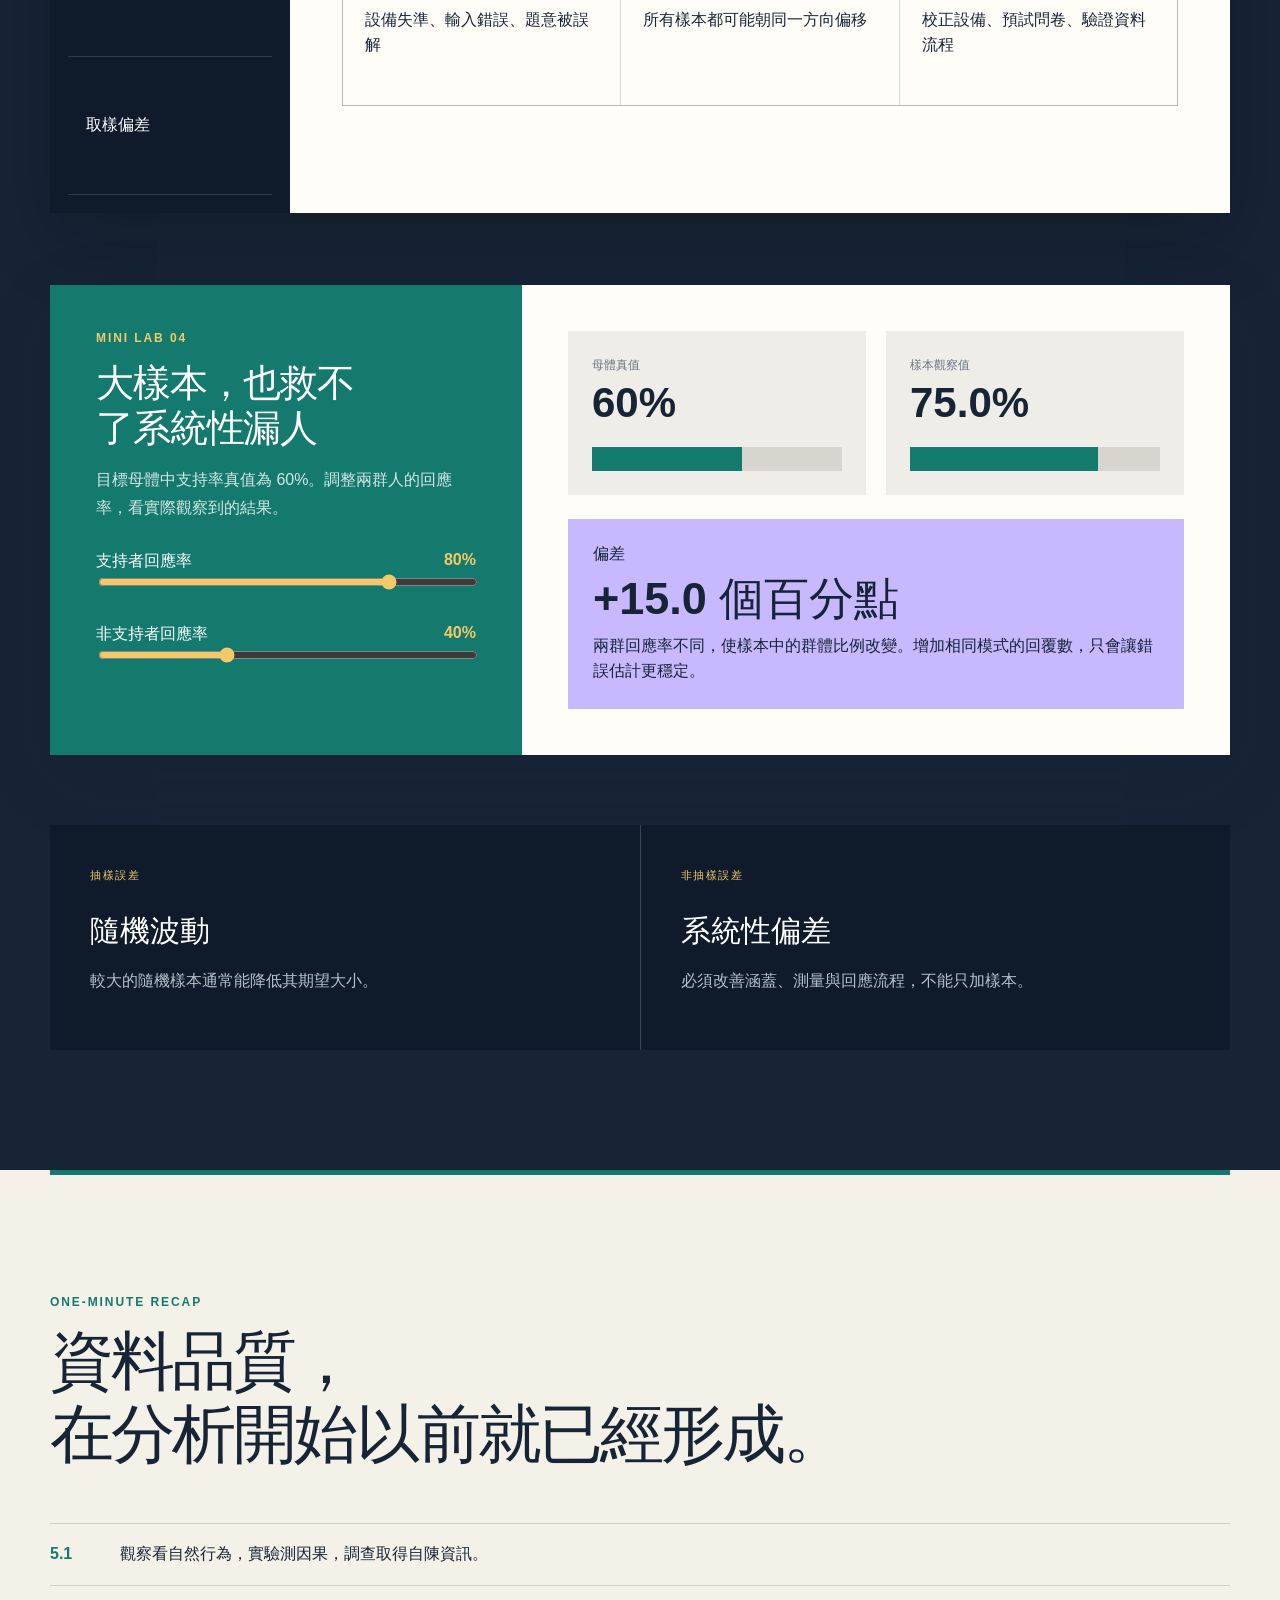
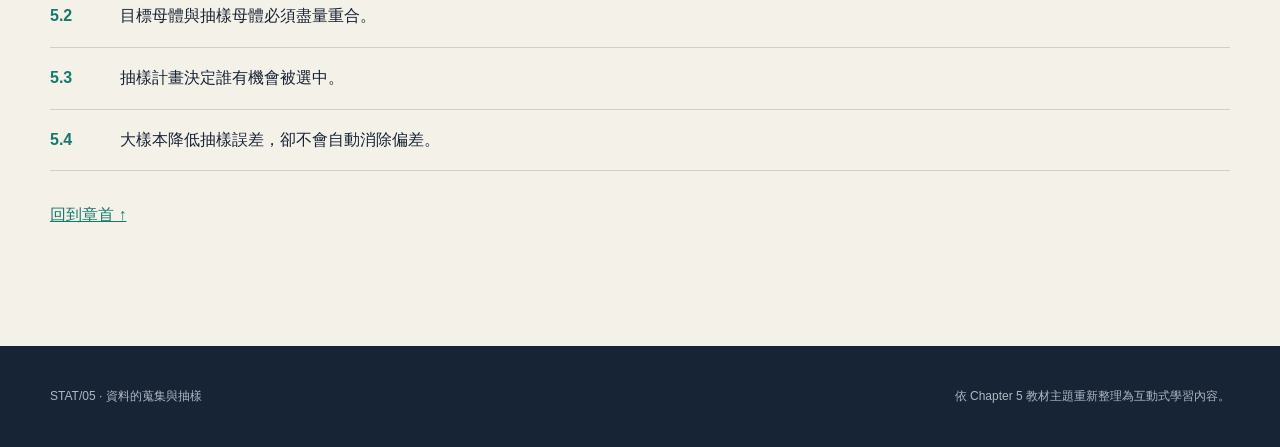
<file: chapter5/index.html>
<!doctype html>
<html lang="zh-Hant">
<head>
  <meta charset="utf-8">
  <meta name="viewport" content="width=device-width, initial-scale=1">
  <meta name="description" content="Chapter 5 資料的蒐集與抽樣互動式學習網站">
  <meta name="robots" content="noindex,nofollow">
  <title>STAT/05｜資料的蒐集與抽樣</title>
  <link rel="stylesheet" href="styles.css">
</head>
<body class="theme-chapter5">
  <a class="skip-link" href="#main">跳至主要內容</a>
  <div class="progress-track" aria-hidden="true"><span id="readingProgress"></span></div>

  <header class="site-header">
    <a class="brand" href="../index.html" aria-label="回到網站首頁"><span class="brand-mark">S/05</span><span class="brand-copy">STATISTICS<br><b>INTERACTIVE</b></span></a>
    <nav class="desktop-nav" aria-label="章節導覽"><a href="#collect">5.1 蒐集方法</a><a href="#sampling">5.2 抽樣</a><a href="#plans">5.3 抽樣計畫</a><a href="#errors">5.4 誤差與偏差</a></nav>
    <div class="header-actions">
      <a class="home-link" href="../index.html">首頁</a>
      <label class="chapter-picker" for="chapterSelect"><span>選擇章節</span>
        <select id="chapterSelect" aria-label="選擇統計學章節">
          <option value="../chapter1/index.html">Chapter 1</option>
          <option value="../chapter4/index.html">Chapter 4</option>
          <option value="index.html" selected>Chapter 5</option>
        </select>
      </label>
      <button class="menu-button" id="menuButton" type="button" aria-expanded="false" aria-controls="mobileNav">選單</button>
    </div>
  </header>
  <nav class="mobile-nav" id="mobileNav" aria-label="行動版章節導覽" hidden><a href="#collect">5.1 蒐集方法</a><a href="#sampling">5.2 抽樣</a><a href="#plans">5.3 抽樣計畫</a><a href="#errors">5.4 誤差與偏差</a></nav>

  <main id="main">
    <section class="hero" id="top">
      <div class="hero-copy reveal">
        <p class="eyebrow">CHAPTER 05 · 互動教材</p>
        <h1>資料的蒐集<br><em>與抽樣</em></h1>
        <p class="hero-lead">好分析始於好資料。抽到誰、怎麼問、誰沒有回答，都會決定結論能不能代表真正的母體。</p>
        <a class="primary-button" href="#data-story">開始抽樣 <span aria-hidden="true">↘</span></a>
      </div>
      <div class="hero-visual reveal" aria-label="從母體抽出樣本的示意圖">
        <div class="signal-card population-card">
          <div class="signal-label"><span>TARGET POPULATION</span><b>80 people</b></div>
          <div class="hero-population" id="heroPopulation" aria-hidden="true"></div>
          <div class="signal-result"><span>抽出樣本</span><strong id="heroSampleCount">20 / 80</strong></div>
        </div>
        <p class="margin-note">代表性<br>比數量更早一步</p>
      </div>
      <div class="hero-index" aria-hidden="true">05</div>
    </section>

    <section class="story-section" id="data-story">
      <div class="section-heading reveal"><p class="eyebrow">FROM QUESTION TO EVIDENCE</p><h2>抽樣不是省事版的普查。</h2><p>每一步都在界定結論邊界。依序點擊，看看一個問題如何成為可推論的證據。</p></div>
      <div class="story-flow four reveal" role="group" aria-label="資料蒐集流程">
        <button class="flow-step active" type="button" data-story-step="0" aria-pressed="true"><span>01</span><strong>問題</strong><small>想知道什麼</small></button><div class="flow-line"></div>
        <button class="flow-step" type="button" data-story-step="1" aria-pressed="false"><span>02</span><strong>母體</strong><small>想推論給誰</small></button><div class="flow-line"></div>
        <button class="flow-step" type="button" data-story-step="2" aria-pressed="false"><span>03</span><strong>樣本</strong><small>實際取得誰</small></button><div class="flow-line"></div>
        <button class="flow-step" type="button" data-story-step="3" aria-pressed="false"><span>04</span><strong>推論</strong><small>能說到哪裡</small></button>
      </div>
      <div class="story-output reveal" id="storyOutput" aria-live="polite"></div>
    </section>

    <section class="chapter-section" id="collect">
      <div class="chapter-number">5.1</div>
      <div class="section-heading reveal"><p class="eyebrow">COLLECTING DATA</p><h2>觀察、實驗、調查，回答的是不同問題。</h2><p>選方法時，同時考慮因果能力、成本、倫理與受訪者是否能可靠回答。</p></div>

      <div class="method-switcher reveal">
        <div class="segmented" role="tablist" aria-label="資料蒐集方法"><button class="active" type="button" role="tab" aria-selected="true" data-method="observe">直接觀察</button><button type="button" role="tab" aria-selected="false" data-method="experiment">實驗</button><button type="button" role="tab" aria-selected="false" data-method="survey">調查</button></div>
        <div class="method-panel">
          <div><p class="panel-kicker" id="methodKicker">OBSERVATIONAL</p><h3 id="methodTitle">記錄自然發生的行為</h3><p id="methodBody">不主動改變條件，直接觀察並記錄。成本通常較低，但關聯不一定能解讀為因果。</p></div>
          <div class="method-visual" id="methodVisual" aria-hidden="true"></div>
          <div class="method-example"><span>情境</span><p id="methodExample">記錄顧客在商店中實際停留的時間。</p></div>
        </div>
      </div>

      <section class="lab survey-lab reveal" aria-labelledby="surveyTitle">
        <div class="lab-intro">
          <p class="eyebrow">MINI LAB 01</p><h3 id="surveyTitle">回收率高，不代表問題問得好</h3><p>先調整邀請人數與完成份數，再比較中性問法和引導式問法。</p>
          <label for="invitedInput">邀請人數 <output id="invitedOutput">500</output></label><input id="invitedInput" type="range" min="100" max="1000" step="50" value="500">
          <label for="completedInput">完成份數 <output id="completedOutput">325</output></label><input id="completedInput" type="range" min="0" max="500" step="5" value="325">
        </div>
        <div class="lab-stage">
          <div class="response-meter"><span id="responseMeter"></span><strong id="responseRate">65%</strong></div>
          <div class="question-toggle segmented compact" role="group" aria-label="問句版本"><button class="active" type="button" data-question="neutral">中性問法</button><button type="button" data-question="leading">引導式問法</button></div>
          <blockquote id="questionText">「你對目前的校園餐飲服務滿意程度為何？」</blockquote>
          <div class="answer-bars" id="answerBars" aria-label="模擬回答分布"></div>
          <p class="lab-note" id="surveyInsight">—</p>
        </div>
      </section>

      <section class="quiz-card reveal" aria-labelledby="methodQuizTitle">
        <div><p class="eyebrow">METHOD CHECK</p><h3 id="methodQuizTitle">這個問題該怎麼蒐集？</h3><p id="methodQuizQuestion">—</p></div><div class="quiz-options" id="methodQuizOptions"></div><div class="quiz-feedback" id="methodQuizFeedback" aria-live="polite"></div><button class="secondary-button" id="nextMethodQuiz" type="button" hidden>下一題</button>
      </section>
    </section>

    <section class="chapter-section accent-section" id="sampling">
      <div class="chapter-number">5.2</div>
      <div class="section-heading reveal"><p class="eyebrow">TARGET VS SAMPLED</p><h2>你想代表的人，真的有機會被抽到嗎？</h2><p>目標母體是想推論的全體；抽樣母體則是抽樣名單實際涵蓋的對象。兩者落差會形成涵蓋偏差。</p></div>
      <section class="lab frame-lab reveal" aria-labelledby="frameTitle">
        <div class="lab-toolbar"><div><p class="eyebrow">MINI LAB 02</p><h3 id="frameTitle">切換抽樣框，觀察誰消失了</h3></div><div class="segmented compact" role="group" aria-label="抽樣框涵蓋程度"><button class="active" type="button" data-frame="complete">完整名單</button><button type="button" data-frame="online">僅線上會員</button><button type="button" data-frame="weekday">僅平日到店者</button></div></div>
        <div class="frame-stage"><div class="target-ring"><span>目標母體</span><div class="sampled-ring" id="sampledRing"><b id="frameLabel">抽樣母體</b></div></div><div class="frame-metrics"><div><span>涵蓋率</span><strong id="coverageRate">100%</strong></div><div><span>未涵蓋</span><strong id="excludedCount">0 人</strong></div><div><span>風險</span><strong id="frameRisk">低</strong></div></div></div>
        <p class="lab-note" id="frameInsight">—</p>
      </section>
    </section>

    <section class="chapter-section" id="plans">
      <div class="chapter-number">5.3</div>
      <div class="section-heading reveal"><p class="eyebrow">SAMPLING PLANS</p><h2>隨機不是亂抽，而是讓機會可被描述。</h2><p>簡單隨機、分層與集群抽樣各有不同的選取單位與適用情境。</p></div>
      <div class="plan-browser reveal">
        <div class="plan-tabs" role="tablist" aria-label="抽樣計畫"><button class="active" type="button" data-plan="simple">簡單隨機</button><button type="button" data-plan="stratified">分層隨機</button><button type="button" data-plan="cluster">集群抽樣</button></div>
        <div class="plan-copy"><p class="panel-kicker" id="planKicker">SIMPLE RANDOM SAMPLE</p><h3 id="planTitle">每一個同大小樣本都有相同機會</h3><p id="planBody">先建立完整名單，再從所有個體中隨機抽取。</p><button class="primary-button" id="drawSample" type="button">重新抽樣</button></div>
      </div>

      <section class="lab sampling-plan-lab reveal" aria-labelledby="samplingPlanTitle">
        <div class="sampling-plan-head"><div><p class="eyebrow">MINI LAB 03</p><h3 id="samplingPlanTitle">同一個母體，三種抽法</h3></div><div class="sample-legend"><span><i class="group-a"></i>A 層</span><span><i class="group-b"></i>B 層</span><span><i class="group-c"></i>C 層</span><span><i class="group-d"></i>D 層</span></div></div>
        <div class="population-grid" id="populationGrid" aria-label="80 人母體與被抽中的樣本"></div>
        <div class="metric-row"><div><span>樣本大小</span><strong id="sampleSizeResult">20</strong></div><div><span>涵蓋層數</span><strong id="strataCount">—</strong></div><div><span>抽中集群</span><strong id="clusterCount">—</strong></div></div>
        <p class="lab-note" id="planInsight">—</p>
      </section>

      <section class="stability-lab reveal" aria-labelledby="stabilityTitle">
        <div><p class="eyebrow">REPEATED SAMPLING</p><h3 id="stabilityTitle">樣本變大，抽樣結果通常更穩</h3><p>母體真實平均固定為 50。每個點代表一次樣本平均；觀察樣本數增加後，點群是否收斂。</p><label for="sampleSizeInput">每次樣本大小 <output id="sampleSizeOutput">10</output></label><input id="sampleSizeInput" type="range" min="5" max="80" step="5" value="10"><button class="secondary-button" id="repeatSamples" type="button">再模擬 60 次</button></div>
        <div><div class="sampling-distribution" id="samplingDistribution" aria-label="60 次樣本平均分布"><i class="truth-line"></i></div><div class="metric-row"><div><span>平均絕對誤差</span><strong id="meanError">—</strong></div><div><span>最小估計</span><strong id="minimumEstimate">—</strong></div><div><span>最大估計</span><strong id="maximumEstimate">—</strong></div></div></div>
      </section>
    </section>

    <section class="chapter-section dark-section" id="errors">
      <div class="chapter-number">5.4</div>
      <div class="section-heading reveal"><p class="eyebrow">ERRORS & BIAS</p><h2>增加樣本，只能修正其中一種問題。</h2><p>抽樣誤差來自隨機波動；非抽樣誤差來自測量、無回應或選取方式，樣本再大也可能精準地錯。</p></div>
      <div class="error-browser reveal">
        <div class="application-tabs" role="tablist" aria-label="非抽樣誤差類型"><button class="active" type="button" data-error="measurement">取得資料錯誤</button><button type="button" data-error="nonresponse">無回應誤差</button><button type="button" data-error="selection">取樣偏差</button></div>
        <article class="error-card"><p class="panel-kicker" id="errorKicker">MEASUREMENT</p><h3 id="errorTitle">記錄值與真實值不一致</h3><div class="error-pipeline"><div><span>可能原因</span><p id="errorCause">設備失準、輸入錯誤、題意被誤解</p></div><div><span>為何危險</span><p id="errorRisk">所有樣本都可能朝同一方向偏移</p></div><div><span>改善方法</span><p id="errorFix">校正設備、預試問卷、驗證資料流程</p></div></div></article>
      </div>

      <section class="lab bias-lab reveal" aria-labelledby="biasTitle">
        <div class="bias-controls"><p class="eyebrow">MINI LAB 04</p><h3 id="biasTitle">大樣本，也救不了系統性漏人</h3><p>目標母體中支持率真值為 60%。調整兩群人的回應率，看實際觀察到的結果。</p><label for="groupAResponse">支持者回應率 <output id="groupAOutput">80%</output></label><input id="groupAResponse" type="range" min="10" max="100" step="5" value="80"><label for="groupBResponse">非支持者回應率 <output id="groupBOutput">40%</output></label><input id="groupBResponse" type="range" min="10" max="100" step="5" value="40"></div>
        <div class="bias-stage"><div class="truth-vs-observed"><article><span>母體真值</span><strong>60%</strong><div class="support-bar"><i style="--w:60%"></i></div></article><article><span>樣本觀察值</span><strong id="observedSupport">—</strong><div class="support-bar"><i id="observedBar"></i></div></article></div><div class="bias-callout"><span>偏差</span><strong id="biasAmount">—</strong><p id="biasInsight">—</p></div></div>
      </section>

      <div class="error-contrast reveal"><article><span>抽樣誤差</span><h3>隨機波動</h3><p>較大的隨機樣本通常能降低其期望大小。</p></article><article><span>非抽樣誤差</span><h3>系統性偏差</h3><p>必須改善涵蓋、測量與回應流程，不能只加樣本。</p></article></div>
    </section>

    <section class="recap-section">
      <p class="eyebrow">ONE-MINUTE RECAP</p><h2>資料品質，<br>在分析開始以前就已經形成。</h2>
      <div class="recap-list"><p><span>5.1</span>觀察看自然行為，實驗測因果，調查取得自陳資訊。</p><p><span>5.2</span>目標母體與抽樣母體必須盡量重合。</p><p><span>5.3</span>抽樣計畫決定誰有機會被選中。</p><p><span>5.4</span>大樣本降低抽樣誤差，卻不會自動消除偏差。</p></div><a class="text-link" href="#top">回到章首 ↑</a>
    </section>
  </main>
  <footer><p>STAT/05 · 資料的蒐集與抽樣</p><p>依 Chapter 5 教材主題重新整理為互動式學習內容。</p></footer>
  <script src="app.js"></script>
</body>
</html>
</file>
<file: styles.css>
:root {
  --ink: #172436;
  --paper: #f4f1e9;
  --paper-bright: #fffdf8;
  --blue: #2457e6;
  --coral: #e9573f;
  --teal: #167b76;
  --yellow: #f5d76e;
  --muted: #697486;
  --line: rgba(23, 36, 54, .16);
  --shadow: 0 30px 90px rgba(23, 36, 54, .13);
  font-family: Inter, ui-sans-serif, "Noto Sans TC", "Microsoft JhengHei", sans-serif;
  color: var(--ink);
  background: var(--paper);
  font-synthesis: none;
}

* { box-sizing: border-box; }
html { scroll-behavior: smooth; scroll-padding-top: 84px; }
body { margin: 0; overflow-x: hidden; background: var(--paper); }
a { color: inherit; }

.skip-link { position: fixed; z-index: 100; top: -60px; left: 16px; padding: 12px 18px; color: #fff; background: var(--ink); border-radius: 8px; }
.skip-link:focus { top: 12px; }

.site-header {
  position: absolute; z-index: 10; inset: 0 0 auto; height: 78px;
  display: flex; align-items: center; justify-content: space-between;
  padding: 0 max(24px, calc((100vw - 1280px) / 2));
}
.brand { display: inline-flex; align-items: center; gap: 11px; text-decoration: none; }
.brand-mark { display: grid; place-items: center; width: 46px; height: 46px; color: #fff; background: var(--ink); font-size: 13px; font-weight: 900; letter-spacing: -.03em; }
.brand-copy { font-size: 9px; line-height: 1.12; letter-spacing: .12em; }
.brand-copy b { color: var(--blue); font-size: 10px; }
.chapter-shortcut { display: inline-flex; align-items: center; gap: 12px; padding: 9px 0; border-bottom: 1px solid var(--ink); font-size: 12px; font-weight: 850; text-decoration: none; }
.chapter-shortcut:hover { color: var(--blue); border-color: var(--blue); }

.cover-hero {
  position: relative; min-height: 100svh; overflow: hidden;
  display: grid; grid-template-columns: .9fr 1.1fr; align-items: center; gap: 80px;
  padding: 118px max(24px, calc((100vw - 1180px) / 2)) 72px;
}
.cover-hero::before { content: ""; position: absolute; z-index: -1; width: 580px; height: 580px; left: -300px; bottom: -270px; border: 1px solid rgba(36, 87, 230, .18); border-radius: 50%; box-shadow: 0 0 0 90px rgba(36, 87, 230, .025), 0 0 0 180px rgba(36, 87, 230, .018); }
.hero-copy { max-width: 560px; }
.eyebrow { margin: 0 0 16px; color: var(--blue); font-size: 11px; font-weight: 900; letter-spacing: .17em; }
.hero-copy h1 { margin: 0; font-size: clamp(67px, 8vw, 118px); line-height: .91; letter-spacing: -.065em; }
.hero-copy h1 em { color: var(--blue); font-style: normal; }
.hero-lead { max-width: 550px; margin: 36px 0; color: #465469; font-size: clamp(17px, 1.7vw, 21px); line-height: 1.8; }
.primary-button { display: inline-flex; justify-content: space-between; align-items: center; gap: 36px; min-width: 220px; min-height: 52px; padding: 0 18px; border: 1px solid var(--ink); font-size: 14px; font-weight: 850; text-decoration: none; }
.primary-button:hover { color: #fff; background: var(--ink); }

.cover-art { position: relative; min-height: 540px; background: var(--ink); box-shadow: var(--shadow); isolation: isolate; }
.art-grid { position: absolute; inset: 0; opacity: .11; background-image: linear-gradient(rgba(255,255,255,.5) 1px, transparent 1px), linear-gradient(90deg, rgba(255,255,255,.5) 1px, transparent 1px); background-size: 42px 42px; }
.art-orbit { position: absolute; border: 1px solid rgba(134, 231, 222, .65); border-radius: 50%; }
.orbit-one { width: 390px; height: 390px; top: 72px; right: 54px; box-shadow: 0 0 0 48px rgba(134, 231, 222, .035), 0 0 0 96px rgba(134, 231, 222, .02); }
.orbit-two { width: 180px; height: 180px; right: 159px; bottom: 180px; border-color: rgba(245, 215, 110, .7); }
.art-number { position: absolute; right: 79px; bottom: -42px; color: var(--paper); font-size: 360px; font-weight: 950; line-height: 1; letter-spacing: -.09em; opacity: .96; }
.cover-art p { position: absolute; z-index: 2; top: 42px; left: 40px; margin: 0; color: #fff; }
.cover-art p b { display: block; margin-bottom: 6px; color: var(--yellow); font-size: 11px; letter-spacing: .18em; }
.cover-art p span { font-size: 12px; line-height: 1.25; letter-spacing: .1em; }
.dot { position: absolute; z-index: 3; width: 13px; height: 13px; border-radius: 50%; background: var(--yellow); box-shadow: 0 0 0 7px rgba(245, 215, 110, .11); }
.dot-one { top: 112px; right: 105px; }
.dot-two { right: 255px; bottom: 128px; background: #86e7de; box-shadow: 0 0 0 7px rgba(134, 231, 222, .11); }
.dot-three { top: 245px; left: 88px; background: #ff806d; box-shadow: 0 0 0 7px rgba(255, 128, 109, .11); }

.chapter-library { padding: 120px max(24px, calc((100vw - 1180px) / 2)) 140px; background: var(--paper-bright); }
.section-heading { display: grid; grid-template-columns: 1fr 1fr; align-items: end; gap: 24px; margin-bottom: 54px; }
.section-heading .eyebrow { grid-column: 1 / -1; margin: 0 0 -10px; }
.section-heading h2 { margin: 0; font-size: clamp(48px, 6vw, 78px); line-height: 1; letter-spacing: -.055em; }
.section-heading > p:last-child { max-width: 420px; justify-self: end; margin: 0; color: var(--muted); font-size: 15px; line-height: 1.75; }

.chapter-grid { display: grid; grid-template-columns: repeat(3, 1fr); gap: 18px; }
.chapter-card { position: relative; min-height: 505px; overflow: hidden; display: flex; flex-direction: column; padding: 25px; border: 1px solid var(--line); background: var(--paper); text-decoration: none; transition: transform .25s ease, box-shadow .25s ease, border-color .25s ease; }
.chapter-card::before { content: ""; position: absolute; inset: 0 0 auto; height: 5px; background: var(--card-accent); }
.chapter-card:hover { z-index: 2; transform: translateY(-9px); border-color: transparent; box-shadow: var(--shadow); }
.chapter-one { --card-accent: var(--blue); }
.chapter-four { --card-accent: var(--coral); }
.chapter-five { --card-accent: var(--teal); }
.card-status { align-self: flex-end; color: var(--card-accent); font-size: 9px; font-weight: 900; letter-spacing: .16em; }
.chapter-number { margin-top: 16px; color: var(--card-accent); font-size: clamp(95px, 10vw, 145px); font-weight: 950; line-height: .82; letter-spacing: -.09em; opacity: .18; }
.chapter-copy { position: relative; margin-top: -18px; }
.chapter-copy p { margin: 0 0 10px; color: var(--card-accent); font-size: 10px; font-weight: 900; letter-spacing: .16em; }
.chapter-copy h3 { margin: 0 0 17px; font-size: clamp(25px, 2.3vw, 34px); line-height: 1.15; letter-spacing: -.035em; }
.chapter-copy > span { display: block; min-height: 86px; color: #526073; font-size: 14px; line-height: 1.75; }
.chapter-card ul { display: flex; flex-wrap: wrap; gap: 6px; margin: 20px 0 26px; padding: 0; list-style: none; }
.chapter-card li { padding: 6px 9px; border: 1px solid var(--line); color: var(--muted); font-size: 10px; font-weight: 750; }
.enter-label { display: flex; justify-content: space-between; align-items: center; margin-top: auto; padding-top: 18px; border-top: 1px solid var(--line); font-size: 13px; }
.enter-label span { color: var(--card-accent); font-size: 20px; transition: transform .2s ease; }
.chapter-card:hover .enter-label span { transform: translateX(5px); }

footer { display: flex; justify-content: space-between; align-items: center; gap: 24px; padding: 32px max(24px, calc((100vw - 1180px) / 2)); color: rgba(255,255,255,.7); background: var(--ink); font-size: 11px; letter-spacing: .08em; }
footer p { margin: 0; color: #fff; font-weight: 900; }

.reveal { opacity: 0; transform: translateY(20px); transition: opacity .65s ease, transform .65s ease; }
.reveal.visible { opacity: 1; transform: none; }
a:focus-visible { outline: 3px solid var(--coral); outline-offset: 4px; }

@media (max-width: 960px) {
  .cover-hero { grid-template-columns: 1fr; padding-top: 140px; }
  .hero-copy { max-width: 680px; }
  .cover-art { width: min(100%, 720px); min-height: 470px; }
  .chapter-grid { grid-template-columns: 1fr; }
  .chapter-card { min-height: 390px; }
  .chapter-number { position: absolute; top: 55px; right: 35px; font-size: 150px; }
  .chapter-copy { max-width: 590px; margin-top: 88px; }
  .chapter-copy > span { min-height: auto; }
}

@media (max-width: 620px) {
  .site-header { height: 68px; padding: 0 16px; }
  .brand-copy { display: none; }
  .chapter-shortcut { font-size: 11px; }
  .cover-hero { min-height: auto; gap: 54px; padding: 120px 16px 82px; }
  .hero-copy h1 { font-size: clamp(58px, 19vw, 83px); }
  .hero-lead { margin: 28px 0 32px; }
  .cover-art { min-height: 340px; }
  .orbit-one { width: 270px; height: 270px; top: 40px; right: 25px; }
  .orbit-two { width: 125px; height: 125px; right: 98px; bottom: 105px; }
  .art-number { right: 38px; bottom: -27px; font-size: 245px; }
  .cover-art p { top: 28px; left: 25px; }
  .dot-one { top: 70px; right: 70px; }
  .dot-two { right: 160px; bottom: 80px; }
  .dot-three { top: 175px; left: 45px; }
  .chapter-library { padding: 86px 16px 100px; }
  .section-heading { grid-template-columns: 1fr; margin-bottom: 38px; }
  .section-heading .eyebrow { margin-bottom: -3px; }
  .section-heading > p:last-child { justify-self: start; }
  .chapter-card { min-height: 440px; padding: 22px; }
  .chapter-number { top: 62px; right: 25px; font-size: 115px; }
  .chapter-copy { margin-top: 100px; }
  footer { align-items: flex-start; flex-direction: column; padding-inline: 20px; }
}

@media (prefers-reduced-motion: reduce) {
  html { scroll-behavior: auto; }
  *, *::before, *::after { transition: none !important; }
  .reveal { opacity: 1; transform: none; }
}
</file>
<file: chapter1/styles.css>
:root {
  --ink: #172436;
  --paper: #f4f1e9;
  --paper-bright: #fffdf8;
  --blue: #2457e6;
  --cyan: #86e7de;
  --coral: #ff6b55;
  --yellow: #f5d76e;
  --muted: #697486;
  --line: rgba(23, 36, 54, 0.16);
  --shadow: 0 24px 70px rgba(23, 36, 54, 0.12);
  --radius: 24px;
  --content: min(1180px, calc(100vw - 48px));
  font-family: Inter, ui-sans-serif, "Noto Sans TC", "Microsoft JhengHei", sans-serif;
  color: var(--ink);
  background: var(--paper);
  font-synthesis: none;
}

* { box-sizing: border-box; }
html { scroll-behavior: smooth; scroll-padding-top: 84px; }
body { margin: 0; background: var(--paper); overflow-x: hidden; }
button, input, textarea { font: inherit; }
button, a { -webkit-tap-highlight-color: transparent; }
button { color: inherit; }
a { color: inherit; }

.skip-link {
  position: fixed; left: 16px; top: -60px; z-index: 100;
  padding: 12px 18px; color: white; background: var(--ink); border-radius: 8px;
}
.skip-link:focus { top: 12px; }

.progress-track { position: fixed; z-index: 90; inset: 0 0 auto; height: 3px; background: transparent; }
.progress-track span { display: block; width: 0; height: 100%; background: var(--coral); }

.site-header {
  position: sticky; z-index: 80; top: 0; height: 76px; padding: 0 max(24px, calc((100vw - 1280px) / 2));
  display: flex; align-items: center; justify-content: space-between;
  background: rgba(244, 241, 233, 0.9); border-bottom: 1px solid var(--line); backdrop-filter: blur(16px);
}
.brand { display: inline-flex; align-items: center; gap: 10px; text-decoration: none; }
.brand-mark { display: grid; place-items: center; width: 45px; height: 45px; color: white; background: var(--ink); font-weight: 900; font-size: 13px; letter-spacing: -.04em; }
.brand-copy { font-size: 9px; line-height: 1.12; letter-spacing: .11em; }
.brand-copy b { color: var(--blue); font-size: 10px; }
.desktop-nav { display: flex; align-items: center; gap: 30px; }
.desktop-nav a { text-decoration: none; font-weight: 700; font-size: 13px; }
.desktop-nav a:hover { color: var(--blue); }
.header-actions { display: flex; align-items: center; gap: 14px; }
.home-link { color: var(--muted); font-size: 12px; font-weight: 800; text-decoration: none; }
.home-link:hover { color: var(--blue); }
.chapter-picker { display: flex; align-items: center; gap: 8px; color: var(--muted); font-size: 10px; font-weight: 850; letter-spacing: .08em; white-space: nowrap; }
.chapter-picker select { min-height: 38px; padding: 0 30px 0 11px; border: 1px solid var(--line); border-radius: 8px; color: var(--ink); background: var(--paper-bright); font: 750 13px/1 Inter, ui-sans-serif, "Noto Sans TC", "Microsoft JhengHei", sans-serif; cursor: pointer; }
.menu-button { display: none; border: 0; background: transparent; font-weight: 800; }
.mobile-nav { position: fixed; z-index: 79; top: 76px; left: 0; right: 0; padding: 12px 24px 24px; background: var(--paper); border-bottom: 1px solid var(--line); }
.mobile-nav a { display: block; padding: 13px 0; text-decoration: none; font-weight: 750; border-bottom: 1px solid var(--line); }

.hero {
  position: relative; min-height: calc(100svh - 76px); padding: 76px max(24px, calc((100vw - 1180px) / 2));
  display: grid; grid-template-columns: .86fr 1.14fr; align-items: center; gap: 70px; overflow: hidden;
}
.hero::before { content: ""; position: absolute; width: 520px; height: 520px; left: -250px; bottom: -270px; border: 1px solid rgba(36,87,230,.2); border-radius: 50%; box-shadow: 0 0 0 80px rgba(36,87,230,.025), 0 0 0 160px rgba(36,87,230,.018); }
.eyebrow { margin: 0 0 16px; color: var(--blue); font-size: 12px; font-weight: 900; letter-spacing: .16em; text-transform: uppercase; }
.hero h1 { margin: 0; font-size: clamp(60px, 7.2vw, 102px); line-height: .98; letter-spacing: -.055em; }
.hero h1 em { color: var(--blue); font-style: normal; }
.hero-lead { max-width: 500px; margin: 34px 0; color: #465469; font-size: clamp(18px, 2vw, 23px); line-height: 1.75; }
.primary-button, .secondary-button, .file-button {
  display: inline-flex; justify-content: center; align-items: center; gap: 22px; min-height: 48px;
  padding: 0 20px; border: 1px solid var(--ink); border-radius: 0; background: transparent;
  color: var(--ink); font-weight: 850; text-decoration: none; cursor: pointer;
}
.primary-button { min-height: 58px; padding: 0 24px; background: var(--blue); border-color: var(--blue); color: white; }
.primary-button:hover { transform: translateY(-2px); box-shadow: 0 10px 24px rgba(36,87,230,.23); }
.secondary-button:hover, .file-button:hover { background: var(--ink); color: white; }
.hero-visual { position: relative; }
.signal-card { position: relative; padding: 28px; background: var(--ink); box-shadow: var(--shadow); transform: rotate(1.4deg); }
.signal-label { display: flex; justify-content: space-between; padding-bottom: 22px; color: white; border-bottom: 1px solid rgba(255,255,255,.2); }
.signal-label span { color: var(--cyan); font-size: 11px; font-weight: 900; letter-spacing: .14em; }
.signal-label b { font-size: 12px; }
.dot-field { position: relative; height: 360px; margin: 15px 0; background-image: linear-gradient(rgba(255,255,255,.06) 1px, transparent 1px), linear-gradient(90deg, rgba(255,255,255,.06) 1px, transparent 1px); background-size: 50px 50px; }
.dot-field i { position: absolute; width: var(--s); height: var(--s); left: var(--x); top: var(--y); background: var(--c); border-radius: 50%; animation: pulse 3s ease-in-out infinite; animation-delay: var(--d); }
.signal-result { display: flex; align-items: baseline; justify-content: space-between; padding: 18px 20px; background: var(--cyan); }
.signal-result span { font-weight: 750; }
.signal-result strong { font-size: 26px; letter-spacing: -.03em; }
.margin-note { position: absolute; right: -42px; top: 60px; margin: 0; color: var(--coral); font-family: Georgia, "Noto Serif TC", serif; font-size: 18px; line-height: 1.4; transform: rotate(5deg); }
.hero-index { position: absolute; right: -30px; bottom: -52px; color: rgba(23,36,54,.04); font-size: 230px; font-weight: 950; line-height: 1; letter-spacing: -.1em; }

.story-section, .chapter-section, .recap-section { width: var(--content); margin: 0 auto; padding: 120px 0; }
.story-section { border-top: 1px solid var(--line); }
.section-heading { max-width: 1040px; margin-bottom: 56px; }
.section-heading h2 { margin: 0 0 20px; font-size: clamp(38px, 4.7vw, 60px); line-height: 1.12; letter-spacing: -.04em; word-break: keep-all; text-wrap: balance; }
.section-heading > p:last-child { max-width: 680px; margin: 0; color: var(--muted); font-size: 18px; line-height: 1.75; }
.story-flow { display: grid; grid-template-columns: auto 1fr auto 1fr auto; align-items: center; gap: 20px; }
.flow-step { display: grid; grid-template-columns: auto 1fr; min-width: 190px; padding: 18px 20px; text-align: left; background: transparent; border: 1px solid var(--line); cursor: pointer; transition: .2s; }
.flow-step span { grid-row: span 2; margin-right: 18px; color: var(--muted); font-size: 11px; font-weight: 900; }
.flow-step strong { font-size: 20px; }
.flow-step small { color: var(--muted); }
.flow-step.active { color: white; background: var(--blue); border-color: var(--blue); transform: translateY(-4px); box-shadow: 0 14px 30px rgba(36,87,230,.2); }
.flow-step.active span, .flow-step.active small { color: rgba(255,255,255,.75); }
.flow-line { height: 1px; background: var(--line); }
.story-output { min-height: 168px; margin-top: 28px; padding: 34px; display: grid; grid-template-columns: 120px 1fr; gap: 30px; align-items: center; background: var(--paper-bright); border-left: 5px solid var(--coral); }
.story-output b { color: var(--coral); font-size: 56px; letter-spacing: -.06em; }
.story-output h3 { margin: 0 0 8px; font-size: 24px; }
.story-output p { margin: 0; color: var(--muted); line-height: 1.7; }

.chapter-section { position: relative; border-top: 1px solid var(--line); }
.chapter-number { position: absolute; top: 74px; right: 0; color: rgba(36,87,230,.12); font-size: clamp(90px, 15vw, 190px); font-weight: 950; line-height: 1; letter-spacing: -.08em; }
.method-switcher { background: var(--ink); color: white; box-shadow: var(--shadow); }
.segmented { display: flex; gap: 4px; padding: 8px; }
.segmented button, .application-tabs button {
  min-height: 46px; padding: 0 20px; border: 0; background: transparent; color: inherit; font-weight: 850; cursor: pointer;
}
.segmented button.active { background: var(--cyan); color: var(--ink); }
.method-panel { min-height: 360px; padding: 48px; display: grid; grid-template-columns: 1.1fr .9fr; gap: 46px; align-items: center; }
.panel-kicker { margin: 0 0 12px; color: var(--cyan); font-size: 11px; font-weight: 900; letter-spacing: .18em; }
.method-panel h3 { max-width: 600px; margin: 0 0 18px; font-size: clamp(27px, 3.5vw, 42px); line-height: 1.17; letter-spacing: -.035em; text-wrap: balance; }
.method-panel > div > p:not(.panel-kicker) { color: #bbc4cf; line-height: 1.75; }
.method-example { grid-column: 1 / -1; display: grid; grid-template-columns: 50px 1fr; align-items: center; padding-top: 22px; border-top: 1px solid rgba(255,255,255,.16); }
.method-example span { color: var(--coral); font-weight: 900; }
.method-example p { margin: 0; color: white !important; }
.mini-chart { height: 190px; display: flex; align-items: end; gap: 9px; padding: 20px; border-left: 1px solid rgba(255,255,255,.18); border-bottom: 1px solid rgba(255,255,255,.18); }
.mini-chart i { flex: 1; height: var(--h); background: var(--bar, var(--cyan)); transition: height .35s ease; }
.mini-chart.inferential i:nth-child(n+7) { opacity: .16; }
.term-grid { display: grid; grid-template-columns: repeat(4, 1fr); margin: 52px 0; border: solid var(--line); border-width: 1px 0 0 1px; }
.term-grid article { min-height: 230px; padding: 30px; border: solid var(--line); border-width: 0 1px 1px 0; }
.term-grid span { color: var(--blue); font-size: 10px; font-weight: 900; letter-spacing: .16em; }
.term-grid h3 { margin: 34px 0 12px; font-size: 30px; }
.term-grid p { margin: 0; color: var(--muted); line-height: 1.6; }

.lab { margin-top: 72px; background: var(--paper-bright); box-shadow: var(--shadow); }
.sampling-lab { display: grid; grid-template-columns: .82fr 1.18fr; }
.lab-intro { padding: 46px; background: var(--blue); color: white; }
.lab-intro .eyebrow { color: var(--cyan); }
.lab-intro h3, .case-study h3, .data-lab h3, .computer-lab h3 { margin: 0 0 16px; font-size: clamp(27px, 3.4vw, 38px); line-height: 1.18; letter-spacing: -.03em; text-wrap: balance; }
.lab-intro > p:not(.eyebrow) { color: rgba(255,255,255,.82); line-height: 1.75; }
.lab-intro label { display: flex; justify-content: space-between; margin-top: 38px; font-weight: 800; }
.lab-intro output { color: var(--cyan); font-size: 22px; }
input[type="range"] { width: 100%; accent-color: var(--coral); cursor: pointer; }
.lab-intro .secondary-button { margin-top: 24px; color: white; border-color: rgba(255,255,255,.7); }
.lab-intro .secondary-button:hover { color: var(--ink); background: var(--cyan); border-color: var(--cyan); }
.sampling-stage { padding: 42px; }
.population-grid { display: grid; grid-template-columns: repeat(10, 1fr); gap: 10px; }
.population-grid i { aspect-ratio: 1; background: #dce1e8; border-radius: 50%; transition: .25s; }
.population-grid i.selected { background: var(--coral); transform: scale(1.14); box-shadow: 0 0 0 3px rgba(255,107,85,.18); }
.metric-row { display: grid; grid-template-columns: repeat(3, 1fr); gap: 16px; margin-top: 34px; }
.metric-row div, .data-kpis div, .stats-grid div { padding-top: 16px; border-top: 2px solid var(--ink); }
.metric-row span, .data-kpis span, .stats-grid span { display: block; color: var(--muted); font-size: 12px; font-weight: 800; }
.metric-row strong, .data-kpis strong, .stats-grid strong { display: block; margin-top: 6px; font-size: 26px; }
.lab-note { margin: 24px 0 0; color: var(--muted); line-height: 1.6; }

.case-study { margin-top: 76px; display: grid; grid-template-columns: 1fr 1fr; background: var(--ink); color: white; }
.case-copy, .case-calculator { padding: 48px; }
.case-copy { border-right: 1px solid rgba(255,255,255,.14); }
.case-copy .eyebrow { color: var(--coral); }
.case-copy > p:not(.eyebrow) { color: #bbc4cf; line-height: 1.75; }
.case-assumption { margin-top: 34px; display: grid; grid-template-columns: 1fr auto; gap: 13px; padding-top: 24px; border-top: 1px solid rgba(255,255,255,.18); }
.case-assumption span { color: #9ca8b8; }
.case-calculator > label { display: block; margin-bottom: 25px; color: #d5dbe2; font-weight: 750; }
.case-calculator output { float: right; color: var(--cyan); }
.decision-result { margin-top: 36px; padding: 26px; background: var(--cyan); color: var(--ink); }
.decision-result span { font-weight: 800; }
.decision-result strong { display: block; margin: 5px 0; font-size: clamp(38px, 5vw, 58px); letter-spacing: -.05em; }
.decision-result p { margin: 0 0 14px; font-size: 13px; }
.decision-result b { display: inline-block; padding: 6px 10px; color: white; background: var(--blue); font-size: 13px; }
.decision-result b.risky { background: var(--coral); }

.confidence-block { margin-top: 76px; display: grid; grid-template-columns: 1fr 1fr; gap: 80px; align-items: center; padding: 46px 0; border-top: 1px solid var(--line); border-bottom: 1px solid var(--line); }
.confidence-block h3 { margin: 0 0 14px; font-size: 30px; line-height: 1.25; letter-spacing: -.03em; text-wrap: balance; }
.confidence-block > div > p:last-child { color: var(--muted); line-height: 1.7; }
.confidence-control > label { display: block; margin-bottom: 8px; font-weight: 850; }
.segmented.compact { display: inline-flex; padding: 4px; background: #e2ded3; }
.segmented.compact button { min-height: 38px; padding: 0 16px; }
.segmented.compact button.active { background: var(--ink); color: white; }
.interval-line { position: relative; height: 56px; margin: 26px 0 0; }
.interval-line::before { content: ""; position: absolute; left: 0; right: 0; top: 27px; height: 2px; background: #b9c0ca; }
.interval-line i { position: absolute; width: 6px; height: 18px; left: calc(50% - 3px); top: 19px; background: var(--ink); }
.interval-band { position: absolute; width: 54%; height: 18px; left: 23%; top: 19px; background: rgba(36,87,230,.24); border: 2px solid var(--blue); transition: .3s; }
.confidence-control > p { color: var(--blue); font-weight: 850; }

.business-section { width: 100%; padding-left: max(24px, calc((100vw - 1180px) / 2)); padding-right: max(24px, calc((100vw - 1180px) / 2)); background: var(--blue); color: white; }
.business-section .chapter-number { right: max(24px, calc((100vw - 1180px) / 2)); color: rgba(255,255,255,.09); }
.business-section .eyebrow { color: var(--cyan); }
.business-section .section-heading > p:last-child { color: rgba(255,255,255,.75); }
.application-browser { display: grid; grid-template-columns: 220px 1fr; min-height: 520px; background: var(--paper-bright); color: var(--ink); box-shadow: 0 30px 70px rgba(10,25,72,.25); }
.application-tabs { display: flex; flex-direction: column; padding: 20px; background: var(--ink); color: white; }
.application-tabs button { flex: 1; text-align: left; border-bottom: 1px solid rgba(255,255,255,.13); }
.application-tabs button.active { color: var(--cyan); background: rgba(134,231,222,.08); padding-left: 30px; }
.application-card { position: relative; padding: 58px; overflow: hidden; }
.app-index { position: absolute; right: 24px; top: 12px; color: rgba(23,36,54,.06); font-size: 170px; font-weight: 950; letter-spacing: -.08em; }
.application-card .panel-kicker { color: var(--coral); }
.application-card h3 { position: relative; max-width: 800px; margin: 0 0 56px; font-size: clamp(32px, 4vw, 46px); line-height: 1.18; letter-spacing: -.035em; text-wrap: balance; }
.app-pipeline { display: grid; grid-template-columns: repeat(3, 1fr); gap: 1px; background: var(--line); border: 1px solid var(--line); }
.app-pipeline div { min-height: 140px; padding: 24px; background: var(--paper-bright); }
.app-pipeline span { color: var(--blue); font-size: 12px; font-weight: 900; }
.app-pipeline p { margin: 18px 0 0; line-height: 1.6; }
.app-takeaway { margin: 30px 0 0; padding-left: 18px; color: var(--muted); border-left: 4px solid var(--coral); line-height: 1.7; }

.five-vs { display: grid; grid-template-columns: repeat(5, 1fr); margin-bottom: 70px; border: solid var(--line); border-width: 1px 0 0 1px; }
.five-vs article { min-height: 205px; padding: 22px; border: solid var(--line); border-width: 0 1px 1px 0; }
.five-vs b { color: var(--coral); font-size: 11px; }
.five-vs h3 { margin: 34px 0 2px; font-size: 23px; letter-spacing: -.03em; }
.five-vs p { margin: 0 0 25px; color: var(--blue); font-weight: 850; }
.five-vs small { color: var(--muted); }
.data-lab { padding: 46px; }
.lab-toolbar { display: flex; align-items: flex-end; justify-content: space-between; gap: 24px; }
.lab-toolbar h3 { margin-bottom: 0; }
.data-kpis { display: grid; grid-template-columns: repeat(3, 1fr); gap: 24px; margin: 36px 0; }
.data-kpis div { border-top-color: var(--blue); }
.data-kpis strong { font-size: 36px; }
.data-workbench { display: grid; grid-template-columns: 1fr .92fr; gap: 42px; }
.chart-heading { display: flex; justify-content: space-between; margin-bottom: 18px; }
.chart-heading span { font-weight: 850; }
.chart-heading small { color: var(--coral); }
.bar-chart { min-height: 292px; display: flex; flex-direction: column; gap: 13px; justify-content: center; }
.bar-row { display: grid; grid-template-columns: 60px 1fr 72px; gap: 12px; align-items: center; font-size: 13px; }
.bar-row span { font-weight: 800; }
.bar-track { height: 24px; background: #e7e5df; overflow: hidden; }
.bar-fill { height: 100%; width: var(--w); background: var(--blue); transition: width .4s ease; }
.bar-row:nth-child(even) .bar-fill { background: var(--cyan); }
.bar-row b { text-align: right; }
.table-wrap { overflow-x: auto; }
table { width: 100%; border-collapse: collapse; font-size: 13px; }
caption { margin-bottom: 15px; text-align: left; font-weight: 850; }
th, td { padding: 13px 10px; text-align: left; border-bottom: 1px solid var(--line); }
th { color: var(--muted); font-size: 10px; letter-spacing: .1em; }
.status-pill { padding: 4px 7px; font-size: 10px; font-weight: 900; background: #e4f6ed; color: #18794e; }
.status-pill.issue { background: #ffe2dd; color: #b43125; }

.workflow { display: grid; grid-template-columns: 1fr auto 1fr auto 1fr auto 1fr auto 1fr; align-items: center; gap: 10px; margin-bottom: 68px; }
.workflow div { min-height: 135px; padding: 22px; background: var(--ink); color: white; }
.workflow div span { color: var(--cyan); font-size: 11px; font-weight: 900; }
.workflow div b { display: block; margin: 22px 0 3px; font-size: 20px; }
.workflow div small { color: #adb7c4; }
.workflow i { color: var(--coral); font-style: normal; font-size: 22px; }
.computer-lab { display: grid; grid-template-columns: .8fr 1.2fr; }
.computer-input { padding: 46px; background: var(--ink); color: white; }
.computer-input .eyebrow { color: var(--cyan); }
.computer-input > p:not(.eyebrow) { color: #b9c2cd; line-height: 1.65; }
.computer-input > label { display: block; margin: 28px 0 8px; font-weight: 850; }
textarea { width: 100%; min-height: 150px; padding: 16px; resize: vertical; color: var(--ink); background: white; border: 0; border-radius: 0; line-height: 1.5; }
.input-actions { display: flex; gap: 10px; margin-top: 14px; }
.file-button { position: relative; color: white; border-color: rgba(255,255,255,.45); overflow: hidden; }
.file-button input { position: absolute; inset: 0; opacity: 0; cursor: pointer; }
.computer-input .secondary-button { color: var(--ink); background: var(--cyan); border-color: var(--cyan); }
.input-error { min-height: 24px; color: #ff9a8b !important; font-size: 13px; }
.computer-output { padding: 46px; }
.stats-grid { display: grid; grid-template-columns: repeat(3, 1fr); gap: 20px; }
.histogram { height: 220px; margin-top: 40px; display: flex; align-items: end; gap: 9px; padding: 18px 18px 0; border: solid var(--line); border-width: 0 0 1px 1px; }
.histogram div { position: relative; flex: 1; height: var(--h); min-height: 2px; background: var(--blue); }
.histogram div span { position: absolute; left: 50%; bottom: -28px; color: var(--muted); font-size: 9px; transform: translateX(-50%); white-space: nowrap; }
.computer-interpretation { margin: 44px 0 0; padding: 18px; background: #edf0f6; line-height: 1.6; }
.human-checks { display: grid; grid-template-columns: repeat(3, 1fr); gap: 1px; margin-top: 68px; background: var(--line); border: 1px solid var(--line); }
.human-checks article { padding: 34px; background: var(--paper); }
.human-checks span { color: var(--coral); font-size: 11px; font-weight: 900; }
.human-checks h3 { margin: 28px 0 9px; font-size: 25px; }
.human-checks p { color: var(--muted); }

.recap-section { text-align: center; }
.recap-section h2 { margin: 0 auto 50px; max-width: 900px; font-size: clamp(38px, 4.8vw, 60px); line-height: 1.2; letter-spacing: -.04em; }
.recap-list { max-width: 720px; margin: 0 auto 40px; text-align: left; border-top: 1px solid var(--line); }
.recap-list p { display: grid; grid-template-columns: 54px 1fr; margin: 0; padding: 18px 0; border-bottom: 1px solid var(--line); }
.recap-list span { color: var(--blue); font-weight: 900; }
.text-link { color: var(--blue); font-weight: 850; text-underline-offset: 5px; }
footer { padding: 34px max(24px, calc((100vw - 1180px) / 2)); display: flex; justify-content: space-between; gap: 24px; color: #aeb9c7; background: var(--ink); font-size: 12px; }

.reveal { opacity: 0; transform: translateY(22px); transition: opacity .65s ease, transform .65s ease; }
.reveal.visible { opacity: 1; transform: none; }
button:focus-visible, a:focus-visible, input:focus-visible, textarea:focus-visible, select:focus-visible { outline: 3px solid var(--coral); outline-offset: 3px; }
@keyframes pulse { 50% { transform: scale(1.25); opacity: .72; } }
@media (prefers-reduced-motion: reduce) { html { scroll-behavior: auto; } *, *::before, *::after { animation: none !important; transition: none !important; } .reveal { opacity: 1; transform: none; } }

@media (max-width: 980px) {
  .desktop-nav { display: none; }
  .menu-button { display: block; }
  .hero { grid-template-columns: 1fr; padding-top: 70px; }
  .hero-copy { max-width: 700px; }
  .hero-visual { max-width: 720px; }
  .term-grid { grid-template-columns: repeat(2, 1fr); }
  .sampling-lab, .case-study, .computer-lab { grid-template-columns: 1fr; }
  .case-copy { border-right: 0; border-bottom: 1px solid rgba(255,255,255,.14); }
  .five-vs { grid-template-columns: repeat(3, 1fr); }
  .data-workbench { grid-template-columns: 1fr; }
  .workflow { grid-template-columns: repeat(5, 1fr); }
  .workflow i { display: none; }
  .application-browser { grid-template-columns: 170px 1fr; }
  .application-card { padding: 42px; }
  .app-pipeline { grid-template-columns: 1fr; }
}

@media (max-width: 680px) {
  :root { --content: calc(100vw - 32px); }
  .site-header { height: 66px; padding: 0 16px; }
  .brand-copy, .chapter-picker span { display: none; }
  .chapter-picker select { min-height: 36px; max-width: 116px; padding-left: 9px; font-size: 12px; }
  .header-actions { gap: 7px; }
  .mobile-nav { top: 66px; }
  html { scroll-padding-top: 74px; }
  .hero { min-height: auto; padding: 70px 16px 90px; gap: 48px; }
  .hero h1 { font-size: 58px; line-height: 1.03; letter-spacing: -.04em; }
  .signal-card { padding: 18px; }
  .dot-field { height: 250px; }
  .margin-note { display: none; }
  .story-section, .chapter-section, .recap-section { padding-top: 86px; padding-bottom: 86px; }
  .section-heading { margin-bottom: 38px; }
  .section-heading h2 { font-size: 36px; line-height: 1.2; word-break: normal; }
  .chapter-number { top: 34px; font-size: 92px; }
  .story-flow { grid-template-columns: 1fr; }
  .flow-line { width: 1px; height: 14px; margin-left: 30px; }
  .story-output { grid-template-columns: 1fr; }
  .story-output b { font-size: 42px; }
  .method-panel { padding: 28px; grid-template-columns: 1fr; }
  .term-grid { grid-template-columns: 1fr; }
  .term-grid article { min-height: 180px; }
  .lab-intro, .sampling-stage, .case-copy, .case-calculator, .data-lab, .computer-input, .computer-output { padding: 28px; }
  .metric-row, .data-kpis, .stats-grid { grid-template-columns: repeat(2, 1fr); }
  .confidence-block { grid-template-columns: 1fr; gap: 26px; }
  .application-browser { grid-template-columns: 1fr; }
  .application-tabs { display: grid; grid-template-columns: repeat(3, 1fr); }
  .application-tabs button { min-height: 60px; padding: 8px; text-align: center; }
  .application-tabs button.active { padding-left: 8px; }
  .application-card { padding: 28px; }
  .application-card h3 { font-size: 31px; margin-bottom: 35px; }
  .five-vs { grid-template-columns: 1fr 1fr; }
  .five-vs article { min-height: 170px; }
  .lab-toolbar { align-items: flex-start; flex-direction: column; }
  .workflow { grid-template-columns: repeat(2, 1fr); }
  .human-checks { grid-template-columns: 1fr; }
  .input-actions { flex-direction: column; }
  footer { flex-direction: column; }
}

@media print {
  .site-header, .progress-track, .primary-button, .secondary-button, .input-actions, .mobile-nav { display: none !important; }
  .hero { min-height: auto; }
  .reveal { opacity: 1; transform: none; }
  .chapter-section, .story-section { break-inside: avoid; }
}
</file>
<file: chapter4/styles.css>
:root {
  --ink: #172436;
  --paper: #f4f1e9;
  --paper-bright: #fffdf8;
  --accent: #e9573f;
  --accent-2: #ffd166;
  --accent-3: #86e7de;
  --accent-dark: #8f291e;
  --muted: #697486;
  --line: rgba(23, 36, 54, .16);
  --shadow: 0 24px 70px rgba(23, 36, 54, .12);
  --radius: 24px;
  --content: min(1180px, calc(100vw - 48px));
  font-family: Inter, ui-sans-serif, "Noto Sans TC", "Microsoft JhengHei", sans-serif;
  color: var(--ink);
  background: var(--paper);
  font-synthesis: none;
}

* { box-sizing: border-box; }
html { scroll-behavior: smooth; scroll-padding-top: 84px; }
body { margin: 0; background: var(--paper); overflow-x: hidden; }
button, input, textarea { font: inherit; }
button, a { -webkit-tap-highlight-color: transparent; }
button { color: inherit; }
a { color: inherit; }

.skip-link { position: fixed; left: 16px; top: -60px; z-index: 100; padding: 12px 18px; color: #fff; background: var(--ink); border-radius: 8px; }
.skip-link:focus { top: 12px; }
.progress-track { position: fixed; z-index: 90; inset: 0 0 auto; height: 3px; }
.progress-track span { display: block; width: 0; height: 100%; background: var(--accent); }

.site-header { position: sticky; z-index: 80; top: 0; height: 76px; padding: 0 max(24px, calc((100vw - 1280px) / 2)); display: flex; align-items: center; justify-content: space-between; background: rgba(244,241,233,.91); border-bottom: 1px solid var(--line); backdrop-filter: blur(16px); }
.brand { display: inline-flex; align-items: center; gap: 10px; text-decoration: none; }
.brand-mark { display: grid; place-items: center; width: 45px; height: 45px; color: #fff; background: var(--ink); font-weight: 900; font-size: 13px; }
.brand-copy { font-size: 9px; line-height: 1.12; letter-spacing: .11em; }
.brand-copy b { color: var(--accent); font-size: 10px; }
.desktop-nav { display: flex; align-items: center; gap: 24px; }
.desktop-nav a { text-decoration: none; font-weight: 750; font-size: 12px; }
.desktop-nav a:hover { color: var(--accent); }
.header-actions { display: flex; align-items: center; gap: 14px; }
.home-link { color: var(--muted); font-size: 12px; font-weight: 800; text-decoration: none; }
.home-link:hover { color: var(--accent); }
.chapter-picker { display: flex; align-items: center; gap: 8px; color: var(--muted); font-size: 10px; font-weight: 850; letter-spacing: .08em; white-space: nowrap; }
.chapter-picker select { min-height: 38px; padding: 0 30px 0 11px; border: 1px solid var(--line); border-radius: 8px; color: var(--ink); background: var(--paper-bright); font: 750 13px/1 Inter, ui-sans-serif, "Noto Sans TC", "Microsoft JhengHei", sans-serif; cursor: pointer; }
.chapter-picker select:focus-visible { outline: 3px solid var(--accent); outline-offset: 3px; }
.menu-button { display: none; border: 0; background: transparent; font-weight: 850; }
.mobile-nav { position: fixed; z-index: 79; top: 76px; left: 0; right: 0; padding: 12px 24px 24px; background: var(--paper); border-bottom: 1px solid var(--line); }
.mobile-nav a { display: block; padding: 13px 0; text-decoration: none; font-weight: 750; border-bottom: 1px solid var(--line); }

.hero { position: relative; min-height: calc(100svh - 76px); padding: 76px max(24px, calc((100vw - 1180px) / 2)); display: grid; grid-template-columns: .86fr 1.14fr; align-items: center; gap: 70px; overflow: hidden; }
.hero::before { content: ""; position: absolute; width: 520px; height: 520px; left: -250px; bottom: -270px; border: 1px solid color-mix(in srgb, var(--accent) 35%, transparent); border-radius: 50%; box-shadow: 0 0 0 80px color-mix(in srgb, var(--accent) 5%, transparent), 0 0 0 160px color-mix(in srgb, var(--accent) 3%, transparent); }
.eyebrow { margin: 0 0 16px; color: var(--accent); font-size: 12px; font-weight: 900; letter-spacing: .16em; text-transform: uppercase; }
.hero h1 { margin: 0; font-size: clamp(60px, 7.2vw, 102px); line-height: .98; letter-spacing: -.055em; }
.hero h1 em { color: var(--accent); font-style: normal; }
.hero-lead { max-width: 520px; margin: 34px 0; color: #465469; font-size: clamp(18px, 2vw, 23px); line-height: 1.75; }
.primary-button, .secondary-button { display: inline-flex; justify-content: center; align-items: center; gap: 22px; min-height: 48px; padding: 0 20px; border: 1px solid var(--ink); border-radius: 0; background: transparent; color: var(--ink); font-weight: 850; text-decoration: none; cursor: pointer; transition: .2s; }
.primary-button { min-height: 58px; padding: 0 24px; background: var(--accent); border-color: var(--accent); color: #fff; }
.primary-button:hover { transform: translateY(-2px); box-shadow: 0 10px 24px color-mix(in srgb, var(--accent) 28%, transparent); }
.secondary-button:hover { background: var(--ink); color: #fff; }
.hero-visual { position: relative; }
.signal-card { position: relative; padding: 28px; background: var(--ink); box-shadow: var(--shadow); transform: rotate(1.4deg); }
.signal-label { display: flex; justify-content: space-between; padding-bottom: 22px; color: #fff; border-bottom: 1px solid rgba(255,255,255,.2); }
.signal-label span { color: var(--accent-3); font-size: 11px; font-weight: 900; letter-spacing: .14em; }
.signal-label b { font-size: 12px; }
.hero-number-line { position: relative; height: 330px; margin: 14px 0; background-image: linear-gradient(rgba(255,255,255,.06) 1px, transparent 1px), linear-gradient(90deg, rgba(255,255,255,.06) 1px, transparent 1px); background-size: 50px 50px; }
.hero-number-line::after { content: ""; position: absolute; left: 6%; right: 6%; bottom: 48%; height: 2px; background: rgba(255,255,255,.4); }
.hero-number-line i { position: absolute; z-index: 2; width: 18px; height: 18px; left: var(--x); bottom: calc(48% - 8px + var(--y)); background: var(--accent-2); border-radius: 50%; transform: translateX(-50%); box-shadow: 0 0 0 5px rgba(255,209,102,.12); }
.hero-stat-grid { display: grid; grid-template-columns: repeat(3,1fr); gap: 1px; background: rgba(255,255,255,.18); }
.hero-stat-grid div { padding: 18px; background: var(--accent-3); }
.hero-stat-grid span { display: block; font-size: 11px; font-weight: 800; }
.hero-stat-grid strong { display: block; margin-top: 4px; font-size: 25px; }
.margin-note { position: absolute; right: -42px; top: 60px; margin: 0; color: var(--accent); font-family: Georgia, "Noto Serif TC", serif; font-size: 18px; line-height: 1.4; transform: rotate(5deg); }
.hero-index { position: absolute; right: -30px; bottom: -52px; color: rgba(23,36,54,.04); font-size: 230px; font-weight: 950; line-height: 1; letter-spacing: -.1em; }

.story-section, .chapter-section, .recap-section { width: var(--content); margin: 0 auto; padding: 120px 0; }
.story-section, .chapter-section { border-top: 1px solid var(--line); }
.section-heading { max-width: 1040px; margin-bottom: 56px; }
.section-heading h2 { margin: 0 0 20px; font-size: clamp(38px,4.7vw,60px); line-height: 1.12; letter-spacing: -.04em; word-break: keep-all; text-wrap: balance; }
.section-heading > p:last-child { max-width: 720px; margin: 0; color: var(--muted); font-size: 18px; line-height: 1.75; }
.story-flow { display: grid; grid-template-columns: auto 1fr auto 1fr auto; align-items: center; gap: 18px; }
.story-flow.four { grid-template-columns: auto 1fr auto 1fr auto 1fr auto; }
.flow-step { display: grid; grid-template-columns: auto 1fr; min-width: 170px; padding: 18px 20px; text-align: left; background: transparent; border: 1px solid var(--line); cursor: pointer; transition: .2s; }
.flow-step span { grid-row: span 2; margin-right: 18px; color: var(--muted); font-size: 11px; font-weight: 900; }
.flow-step strong { font-size: 20px; }
.flow-step small { color: var(--muted); }
.flow-step.active { color: #fff; background: var(--accent); border-color: var(--accent); transform: translateY(-4px); box-shadow: 0 14px 30px color-mix(in srgb, var(--accent) 23%, transparent); }
.flow-step.active span, .flow-step.active small { color: rgba(255,255,255,.75); }
.flow-line { height: 1px; background: var(--line); }
.story-output { min-height: 168px; margin-top: 28px; padding: 34px; display: grid; grid-template-columns: 120px 1fr; gap: 30px; align-items: center; background: var(--paper-bright); border-left: 5px solid var(--accent); }
.story-output b { color: var(--accent); font-size: 56px; letter-spacing: -.06em; }
.story-output h3 { margin: 0 0 8px; font-size: 24px; }
.story-output p { margin: 0; color: var(--muted); line-height: 1.7; }

.chapter-section { position: relative; }
.chapter-number { position: absolute; top: 74px; right: 0; color: color-mix(in srgb, var(--accent) 16%, transparent); font-size: clamp(90px,15vw,190px); font-weight: 950; line-height: 1; letter-spacing: -.08em; }
.method-switcher { background: var(--ink); color: #fff; box-shadow: var(--shadow); }
.segmented { display: flex; gap: 4px; padding: 8px; }
.segmented button { min-height: 46px; padding: 0 20px; border: 0; background: transparent; color: inherit; font-weight: 850; cursor: pointer; }
.segmented button.active { background: var(--accent-3); color: var(--ink); }
.method-panel { min-height: 340px; padding: 48px; display: grid; grid-template-columns: 1.15fr .85fr; gap: 46px; align-items: center; }
.panel-kicker { margin: 0 0 12px; color: var(--accent-3); font-size: 11px; font-weight: 900; letter-spacing: .18em; }
.method-panel h3 { max-width: 600px; margin: 0 0 18px; font-size: clamp(27px,3.5vw,42px); line-height: 1.17; letter-spacing: -.035em; text-wrap: balance; }
.method-panel > div > p:not(.panel-kicker) { color: #bbc4cf; line-height: 1.75; }
.formula-card { display: grid; place-items: center; min-height: 180px; padding: 24px; color: var(--ink); background: var(--accent-2); font-family: Georgia, serif; font-size: clamp(28px,4vw,48px); text-align: center; }
.method-example { grid-column: 1 / -1; display: grid; grid-template-columns: 60px 1fr; align-items: center; padding-top: 22px; border-top: 1px solid rgba(255,255,255,.16); }
.method-example span { color: var(--accent); font-weight: 900; }
.method-example p { margin: 0; color: #fff !important; }

.lab { margin-top: 72px; background: var(--paper-bright); box-shadow: var(--shadow); }
.split-lab, .percentile-lab, .regression-lab { display: grid; grid-template-columns: .8fr 1.2fr; }
.lab-intro { padding: 46px; background: var(--accent); color: #fff; }
.lab-intro .eyebrow { color: var(--accent-2); }
.lab-intro h3, .case-study h3, .lab h3, .rule-explorer h3, .quiz-card h3 { margin: 0 0 16px; font-size: clamp(27px,3.4vw,38px); line-height: 1.18; letter-spacing: -.03em; text-wrap: balance; }
.lab-intro > p:not(.eyebrow) { color: rgba(255,255,255,.84); line-height: 1.75; }
.lab-intro label, .case-calculator > label, .regression-controls label, .rule-card label { display: block; margin-top: 30px; font-weight: 800; }
.lab-intro output, .case-calculator output, .regression-controls output, .rule-card output { float: right; color: var(--accent-2); font-size: 19px; }
input[type="range"] { width: 100%; accent-color: var(--accent-2); cursor: pointer; }
.lab-intro .secondary-button, .regression-controls .secondary-button { margin-top: 24px; color: #fff; border-color: rgba(255,255,255,.7); }
.lab-intro .secondary-button:hover, .regression-controls .secondary-button:hover { color: var(--ink); background: var(--accent-3); border-color: var(--accent-3); }
.lab-stage { min-width: 0; padding: 42px; }
.number-strip { min-height: 215px; display: flex; align-items: flex-end; gap: 7px; padding: 22px 12px 34px; border: solid var(--line); border-width: 0 0 1px 1px; overflow-x: auto; }
.number-strip i { position: relative; flex: 1 0 34px; min-width: 34px; height: var(--h); min-height: 10px; max-width: 66px; background: var(--accent); transition: height .3s; }
.number-strip i.median { background: var(--accent-3); }
.number-strip i.outlier { background: var(--accent-2); }
.number-strip i span { position: absolute; left: 50%; bottom: -24px; font-size: 11px; transform: translateX(-50%); }
.metric-row { display: grid; grid-template-columns: repeat(3,1fr); gap: 16px; margin-top: 34px; }
.metric-row.four-metrics, .percentile-lab .metric-row { grid-template-columns: repeat(4,1fr); }
.metric-row div { padding-top: 16px; border-top: 2px solid var(--ink); }
.metric-row span { display: block; color: var(--muted); font-size: 12px; font-weight: 800; }
.metric-row strong { display: block; margin-top: 6px; font-size: clamp(18px,2vw,27px); }
.lab-note { margin: 24px 0 0; color: var(--muted); line-height: 1.65; }

.case-study { margin-top: 76px; display: grid; grid-template-columns: 1fr 1fr; background: var(--ink); color: #fff; }
.case-copy, .case-calculator { padding: 48px; }
.case-copy { border-right: 1px solid rgba(255,255,255,.14); }
.case-copy .eyebrow { color: var(--accent); }
.case-copy > p:not(.eyebrow) { color: #bbc4cf; line-height: 1.75; }
.case-assumption { margin-top: 34px; display: grid; grid-template-columns: 1fr auto; gap: 13px; padding-top: 24px; border-top: 1px solid rgba(255,255,255,.18); }
.case-assumption span { color: #9ca8b8; }
.case-calculator > label { margin: 0 0 25px; color: #d5dbe2; }
.case-calculator output { color: var(--accent-3); }
.decision-result { margin-top: 34px; padding: 26px; background: var(--accent-3); color: var(--ink); }
.decision-result span { font-weight: 800; }
.decision-result strong { display: block; margin: 5px 0; font-size: clamp(35px,5vw,56px); letter-spacing: -.05em; }
.decision-result p { margin: 0 0 14px; font-size: 13px; line-height: 1.55; }
.decision-result b { display: inline-block; padding: 6px 10px; color: #fff; background: var(--accent); font-size: 13px; }
.formula-inline { margin-top: 28px; padding: 18px; color: var(--ink); background: var(--accent-2); font-weight: 850; line-height: 1.6; }

.accent-section { width: 100%; padding-left: max(24px,calc((100vw - 1180px)/2)); padding-right: max(24px,calc((100vw - 1180px)/2)); background: color-mix(in srgb, var(--accent) 9%, var(--paper)); }
.accent-section .chapter-number, .dark-section .chapter-number { right: max(24px,calc((100vw - 1180px)/2)); }
.comparison-lab { padding: 46px; }
.lab-toolbar { display: flex; align-items: flex-end; justify-content: space-between; gap: 24px; }
.lab-toolbar h3 { margin-bottom: 0; }
.legend { display: flex; gap: 20px; font-size: 12px; font-weight: 800; }
.dot { display: inline-block; width: 10px; height: 10px; margin-right: 5px; border-radius: 50%; }
.dot.a { background: var(--accent); } .dot.b { background: var(--accent-3); }
.distribution-compare { display: grid; grid-template-columns: 1fr 1fr; gap: 28px; margin-top: 36px; }
.distribution-compare article { padding: 28px; border: 1px solid var(--line); }
.distribution-compare h4 { margin: 0 0 18px; font-size: 24px; }
.distribution-compare article > p { color: var(--muted); font-size: 13px; }
.distribution-track { position: relative; height: 150px; border-bottom: 2px solid var(--ink); }
.distribution-track i { position: absolute; left: var(--x); bottom: var(--stack); width: 17px; height: 17px; background: var(--accent); border-radius: 50%; transform: translate(-50%,-5px); }
.distribution-compare article:nth-child(2) .distribution-track i { background: var(--accent-3); }
.mini-metrics { display: grid; grid-template-columns: repeat(3,1fr); gap: 8px; margin-top: 22px; }
.mini-metrics div { padding-top: 10px; border-top: 1px solid var(--line); }
.mini-metrics span { display: block; color: var(--muted); font-size: 10px; }
.mini-metrics b { font-size: 19px; }
.rule-explorer { margin-top: 76px; display: grid; grid-template-columns: 1fr 1fr; gap: 72px; align-items: center; }
.rule-explorer > div > p:not(.eyebrow) { color: var(--muted); line-height: 1.75; }
.segmented.compact { display: inline-flex; padding: 4px; background: #e2ded3; }
.segmented.compact button { min-height: 38px; padding: 0 16px; }
.segmented.compact button.active { background: var(--ink); color: #fff; }
.rule-card { padding: 38px; background: var(--paper-bright); box-shadow: var(--shadow); }
.rule-card label { margin: 0 0 10px; }
.rule-card output { color: var(--accent); }
.coverage-visual { position: relative; height: 100px; margin: 25px 0; overflow: hidden; background: linear-gradient(180deg,transparent 70%,#e9e5dc 70%); }
.coverage-visual::before { content: ""; position: absolute; left: 8%; right: 8%; bottom: 30%; height: 52%; border-radius: 50% 50% 0 0 / 100% 100% 0 0; background: #d9dde5; }
.coverage-visual span { position: absolute; z-index: 2; left: var(--left,20%); width: var(--width,60%); bottom: 30%; height: 52%; background: color-mix(in srgb, var(--accent) 55%, transparent); clip-path: polygon(12% 100%,25% 34%,40% 5%,50% 0,60% 5%,75% 34%,88% 100%); transition: .3s; }
.coverage-visual i { position: absolute; z-index: 3; left: 50%; bottom: 25%; width: 2px; height: 62%; background: var(--ink); }
.rule-card > strong { font-size: 42px; color: var(--accent); }
.rule-card > p { margin-bottom: 0; color: var(--muted); line-height: 1.65; }

.light-intro { color: var(--ink); background: var(--accent-2); }
.light-intro .eyebrow { color: var(--accent-dark); }
.light-intro > p:not(.eyebrow) { color: #554b31; }
.light-intro output { color: var(--accent-dark); }
.percentile-ruler { position: relative; height: 150px; margin-top: 12px; border-bottom: 2px solid var(--ink); }
.percentile-ruler i { position: absolute; left: var(--x); bottom: -7px; width: 13px; height: 13px; background: var(--ink); border-radius: 50%; transform: translateX(-50%); }
.percentile-ruler i.active { width: 22px; height: 22px; bottom: -11px; background: var(--accent); box-shadow: 0 0 0 7px color-mix(in srgb,var(--accent) 15%,transparent); }
.percentile-ruler i span { position: absolute; left: 50%; bottom: 18px; transform: translateX(-50%) rotate(-38deg); transform-origin: center; font-size: 10px; }
.percentile-result { margin: 32px 0; display: grid; grid-template-columns: auto auto 1fr; align-items: center; gap: 20px; }
.percentile-result span { padding: 8px 12px; color: #fff; background: var(--accent); font-weight: 900; }
.percentile-result strong { font-size: 42px; }
.percentile-result p { margin: 0; color: var(--muted); line-height: 1.55; }
.boxplot { position: relative; height: 90px; margin: 25px 12px; }
.boxplot .whisker { position: absolute; left: 2%; right: 2%; top: 44px; height: 2px; background: var(--ink); }
.boxplot .whisker::before, .boxplot .whisker::after { content: ""; position: absolute; top: -14px; width: 2px; height: 30px; background: var(--ink); }
.boxplot .whisker::before { left: 0; } .boxplot .whisker::after { right: 0; }
.boxplot .box { position: absolute; left: var(--q1); width: var(--iqr); top: 22px; height: 46px; background: color-mix(in srgb,var(--accent-3) 65%,white); border: 2px solid var(--ink); }
.boxplot .median-line { position: absolute; left: var(--median); top: 16px; width: 3px; height: 58px; background: var(--accent); }
.boxplot b { position: absolute; top: 72px; color: var(--muted); font-size: 10px; }
.boxplot .min-label { left: 0; } .boxplot .max-label { right: 0; }

.dark-section { width: 100%; padding-left: max(24px,calc((100vw - 1180px)/2)); padding-right: max(24px,calc((100vw - 1180px)/2)); color: #fff; background: var(--ink); }
.dark-section .section-heading > p:last-child { color: #b8c1cc; }
.dark-section .chapter-number { color: rgba(255,255,255,.05); }
.regression-lab { color: var(--ink); }
.regression-controls { padding: 46px; color: #fff; background: var(--accent); }
.regression-controls .eyebrow { color: var(--accent-2); }
.regression-controls output { color: var(--accent-2); }
.regression-controls .lab-note { color: rgba(255,255,255,.82); }
.regression-stage { min-width: 0; padding: 36px; background: var(--paper-bright); }
#scatterPlot { display: block; width: 100%; height: auto; background: #f7f4ec; border: 1px solid var(--line); }
.grid-line { stroke: #dfe2e7; stroke-width: 1; }
.axis-line { stroke: var(--ink); stroke-width: 1.5; }
.point { fill: var(--accent); opacity: .78; }
.regression-line { stroke: #16877e; stroke-width: 4; }
.breakeven { border: 1px solid rgba(255,255,255,.14); }

.comparison-grid { display: grid; grid-template-columns: repeat(3,1fr); border: solid var(--line); border-width: 1px 0 0 1px; }
.comparison-grid article { min-height: 260px; padding: 30px; border: solid var(--line); border-width: 0 1px 1px 0; }
.comparison-grid span { color: var(--accent); font-size: 10px; font-weight: 900; letter-spacing: .16em; }
.comparison-grid h3 { margin: 38px 0 12px; font-size: 29px; }
.comparison-grid p { color: var(--muted); line-height: 1.65; }
.comparison-grid b { display: block; margin-top: 26px; font-size: 13px; }
.quiz-card { margin-top: 72px; padding: 46px; display: grid; grid-template-columns: 1fr 1.1fr; gap: 42px; background: var(--paper-bright); box-shadow: var(--shadow); }
.quiz-card > div:first-child > p:last-child { color: var(--muted); font-size: 18px; line-height: 1.65; }
.quiz-options { display: grid; gap: 10px; }
.quiz-options button { min-height: 56px; padding: 12px 18px; text-align: left; background: transparent; border: 1px solid var(--line); cursor: pointer; font-weight: 800; }
.quiz-options button:hover, .quiz-options button.selected { color: #fff; background: var(--accent); border-color: var(--accent); }
.quiz-options button.correct { color: var(--ink); background: var(--accent-3); border-color: var(--accent-3); }
.quiz-options button.wrong { color: #fff; background: #9d3124; border-color: #9d3124; }
.quiz-feedback { grid-column: 1 / -1; min-height: 58px; padding: 16px 18px; color: var(--muted); background: #efede7; line-height: 1.6; }
.quiz-card > .secondary-button { justify-self: start; }

.recap-section { border-top: 5px solid var(--accent); }
.recap-section h2 { margin: 0 0 52px; font-size: clamp(38px,5vw,64px); line-height: 1.14; letter-spacing: -.045em; }
.recap-list { border-top: 1px solid var(--line); }
.recap-list p { margin: 0; padding: 18px 0; display: grid; grid-template-columns: 70px 1fr; border-bottom: 1px solid var(--line); line-height: 1.55; }
.recap-list span { color: var(--accent); font-weight: 900; }
.text-link { display: inline-block; margin-top: 34px; color: var(--accent); font-weight: 850; }
footer { padding: 30px max(24px,calc((100vw - 1180px)/2)); display: flex; justify-content: space-between; gap: 20px; color: #aeb7c3; background: var(--ink); font-size: 12px; }

.reveal { opacity: 0; transform: translateY(24px); transition: opacity .65s ease,transform .65s ease; }
.reveal.visible { opacity: 1; transform: none; }
@media (prefers-reduced-motion:reduce) { html { scroll-behavior: auto; } *,*::before,*::after { animation: none !important; transition: none !important; } .reveal { opacity: 1; transform: none; } }

@media (max-width: 1080px) {
  .desktop-nav { gap: 14px; }
  .desktop-nav a { font-size: 11px; }
  .story-flow.four { grid-template-columns: repeat(4,1fr); }
  .story-flow.four .flow-line { display: none; }
  .flow-step { min-width: 0; }
}
@media (max-width: 900px) {
  .desktop-nav { display: none; } .menu-button { display: block; }
  .hero { grid-template-columns: 1fr; padding-top: 64px; gap: 50px; }
  .hero-visual { max-width: 720px; }
  .hero-index { font-size: 160px; }
  .split-lab, .percentile-lab, .regression-lab, .case-study, .rule-explorer { grid-template-columns: 1fr; }
  .case-copy { border-right: 0; border-bottom: 1px solid rgba(255,255,255,.14); }
  .comparison-grid { grid-template-columns: 1fr; }
  .quiz-card { grid-template-columns: 1fr; }
  .quiz-feedback { grid-column: 1; }
}
@media (max-width: 680px) {
  :root { --content: min(100% - 32px,1180px); }
  .site-header { height: 66px; padding-inline: 16px; }
  .brand-copy, .chapter-picker span { display: none; }
  .chapter-picker select { min-height: 36px; max-width: 116px; padding-left: 9px; font-size: 12px; }
  .header-actions { gap: 7px; }
  .mobile-nav { top: 66px; }
  .hero { min-height: auto; padding: 64px 16px 90px; }
  .hero h1 { font-size: clamp(54px,17vw,76px); }
  .hero-number-line { height: 230px; }
  .signal-card { padding: 18px; }
  .hero-stat-grid strong { font-size: 19px; }
  .margin-note { display: none; }
  .story-section, .chapter-section, .recap-section { padding-top: 88px; padding-bottom: 88px; }
  .section-heading { margin-bottom: 38px; }
  .section-heading h2 { font-size: 38px; }
  .chapter-number { top: 40px; font-size: 90px; }
  .story-flow, .story-flow.four { grid-template-columns: 1fr 1fr; }
  .story-flow .flow-line { display: none; }
  .flow-step { min-width: 0; padding: 14px; }
  .story-output { grid-template-columns: 1fr; }
  .story-output b { font-size: 44px; }
  .segmented { overflow-x: auto; }
  .segmented button { flex: 0 0 auto; }
  .method-panel { padding: 30px; grid-template-columns: 1fr; }
  .method-example { grid-column: 1; }
  .lab-intro, .lab-stage, .case-copy, .case-calculator, .comparison-lab, .regression-controls, .regression-stage, .quiz-card { padding: 28px; }
  .metric-row, .metric-row.four-metrics, .percentile-lab .metric-row { grid-template-columns: 1fr 1fr; }
  .distribution-compare { grid-template-columns: 1fr; }
  .lab-toolbar { align-items: flex-start; flex-direction: column; }
  .percentile-result { grid-template-columns: auto 1fr; }
  .percentile-result p { grid-column: 1 / -1; }
  footer { flex-direction: column; }
}

@media print {
  .site-header,.mobile-nav,.progress-track,.primary-button,.secondary-button { display: none !important; }
  .hero { min-height: auto; }
  .reveal { opacity: 1; transform: none; }
  .chapter-section,.story-section,.recap-section { break-inside: avoid; padding: 50px 0; }
}
</file>
<file: chapter5/styles.css>
:root {
  --ink: #172436;
  --paper: #f4f1e9;
  --paper-bright: #fffdf8;
  --accent: #157a6e;
  --accent-2: #f3c969;
  --accent-3: #c7b8ff;
  --accent-dark: #0b5048;
  --muted: #697486;
  --line: rgba(23, 36, 54, .16);
  --shadow: 0 24px 70px rgba(23, 36, 54, .12);
  --radius: 24px;
  --content: min(1180px, calc(100vw - 48px));
  font-family: Inter, ui-sans-serif, "Noto Sans TC", "Microsoft JhengHei", sans-serif;
  color: var(--ink);
  background: var(--paper);
  font-synthesis: none;
}

* { box-sizing: border-box; }
html { scroll-behavior: smooth; scroll-padding-top: 84px; }
body { margin: 0; background: var(--paper); overflow-x: hidden; }
button, input, textarea { font: inherit; }
button, a { -webkit-tap-highlight-color: transparent; }
button { color: inherit; }
a { color: inherit; }

.skip-link { position: fixed; left: 16px; top: -60px; z-index: 100; padding: 12px 18px; color: #fff; background: var(--ink); border-radius: 8px; }
.skip-link:focus { top: 12px; }
.progress-track { position: fixed; z-index: 90; inset: 0 0 auto; height: 3px; }
.progress-track span { display: block; width: 0; height: 100%; background: var(--accent); }

.site-header { position: sticky; z-index: 80; top: 0; height: 76px; padding: 0 max(24px, calc((100vw - 1280px) / 2)); display: flex; align-items: center; justify-content: space-between; background: rgba(244,241,233,.91); border-bottom: 1px solid var(--line); backdrop-filter: blur(16px); }
.brand { display: inline-flex; align-items: center; gap: 10px; text-decoration: none; }
.brand-mark { display: grid; place-items: center; width: 45px; height: 45px; color: #fff; background: var(--ink); font-weight: 900; font-size: 13px; }
.brand-copy { font-size: 9px; line-height: 1.12; letter-spacing: .11em; }
.brand-copy b { color: var(--accent); font-size: 10px; }
.desktop-nav { display: flex; align-items: center; gap: 24px; }
.desktop-nav a { text-decoration: none; font-weight: 750; font-size: 12px; }
.desktop-nav a:hover { color: var(--accent); }
.header-actions { display: flex; align-items: center; gap: 14px; }
.home-link { color: var(--muted); font-size: 12px; font-weight: 800; text-decoration: none; }
.home-link:hover { color: var(--accent); }
.chapter-picker { display: flex; align-items: center; gap: 8px; color: var(--muted); font-size: 10px; font-weight: 850; letter-spacing: .08em; white-space: nowrap; }
.chapter-picker select { min-height: 38px; padding: 0 30px 0 11px; border: 1px solid var(--line); border-radius: 8px; color: var(--ink); background: var(--paper-bright); font: 750 13px/1 Inter, ui-sans-serif, "Noto Sans TC", "Microsoft JhengHei", sans-serif; cursor: pointer; }
.chapter-picker select:focus-visible { outline: 3px solid var(--accent); outline-offset: 3px; }
.menu-button { display: none; border: 0; background: transparent; font-weight: 850; }
.mobile-nav { position: fixed; z-index: 79; top: 76px; left: 0; right: 0; padding: 12px 24px 24px; background: var(--paper); border-bottom: 1px solid var(--line); }
.mobile-nav a { display: block; padding: 13px 0; text-decoration: none; font-weight: 750; border-bottom: 1px solid var(--line); }

.hero { position: relative; min-height: calc(100svh - 76px); padding: 76px max(24px, calc((100vw - 1180px) / 2)); display: grid; grid-template-columns: .86fr 1.14fr; align-items: center; gap: 70px; overflow: hidden; }
.hero::before { content: ""; position: absolute; width: 520px; height: 520px; left: -250px; bottom: -270px; border: 1px solid color-mix(in srgb, var(--accent) 35%, transparent); border-radius: 50%; box-shadow: 0 0 0 80px color-mix(in srgb, var(--accent) 5%, transparent), 0 0 0 160px color-mix(in srgb, var(--accent) 3%, transparent); }
.eyebrow { margin: 0 0 16px; color: var(--accent); font-size: 12px; font-weight: 900; letter-spacing: .16em; text-transform: uppercase; }
.hero h1 { margin: 0; font-size: clamp(60px, 7.2vw, 102px); line-height: .98; letter-spacing: -.055em; }
.hero h1 em { color: var(--accent); font-style: normal; }
.hero-lead { max-width: 520px; margin: 34px 0; color: #465469; font-size: clamp(18px, 2vw, 23px); line-height: 1.75; }
.primary-button, .secondary-button { display: inline-flex; justify-content: center; align-items: center; gap: 22px; min-height: 48px; padding: 0 20px; border: 1px solid var(--ink); border-radius: 0; background: transparent; color: var(--ink); font-weight: 850; text-decoration: none; cursor: pointer; transition: .2s; }
.primary-button { min-height: 58px; padding: 0 24px; background: var(--accent); border-color: var(--accent); color: #fff; }
.primary-button:hover { transform: translateY(-2px); box-shadow: 0 10px 24px color-mix(in srgb, var(--accent) 28%, transparent); }
.secondary-button:hover { background: var(--ink); color: #fff; }
.hero-visual { position: relative; }
.signal-card { position: relative; padding: 28px; background: var(--ink); box-shadow: var(--shadow); transform: rotate(1.4deg); }
.signal-label { display: flex; justify-content: space-between; padding-bottom: 22px; color: #fff; border-bottom: 1px solid rgba(255,255,255,.2); }
.signal-label span { color: var(--accent-3); font-size: 11px; font-weight: 900; letter-spacing: .14em; }
.signal-label b { font-size: 12px; }
.hero-number-line { position: relative; height: 330px; margin: 14px 0; background-image: linear-gradient(rgba(255,255,255,.06) 1px, transparent 1px), linear-gradient(90deg, rgba(255,255,255,.06) 1px, transparent 1px); background-size: 50px 50px; }
.hero-number-line::after { content: ""; position: absolute; left: 6%; right: 6%; bottom: 48%; height: 2px; background: rgba(255,255,255,.4); }
.hero-number-line i { position: absolute; z-index: 2; width: 18px; height: 18px; left: var(--x); bottom: calc(48% - 8px + var(--y)); background: var(--accent-2); border-radius: 50%; transform: translateX(-50%); box-shadow: 0 0 0 5px rgba(255,209,102,.12); }
.hero-stat-grid { display: grid; grid-template-columns: repeat(3,1fr); gap: 1px; background: rgba(255,255,255,.18); }
.hero-stat-grid div { padding: 18px; background: var(--accent-3); }
.hero-stat-grid span { display: block; font-size: 11px; font-weight: 800; }
.hero-stat-grid strong { display: block; margin-top: 4px; font-size: 25px; }
.margin-note { position: absolute; right: -42px; top: 60px; margin: 0; color: var(--accent); font-family: Georgia, "Noto Serif TC", serif; font-size: 18px; line-height: 1.4; transform: rotate(5deg); }
.hero-index { position: absolute; right: -30px; bottom: -52px; color: rgba(23,36,54,.04); font-size: 230px; font-weight: 950; line-height: 1; letter-spacing: -.1em; }

.story-section, .chapter-section, .recap-section { width: var(--content); margin: 0 auto; padding: 120px 0; }
.story-section, .chapter-section { border-top: 1px solid var(--line); }
.section-heading { max-width: 1040px; margin-bottom: 56px; }
.section-heading h2 { margin: 0 0 20px; font-size: clamp(38px,4.7vw,60px); line-height: 1.12; letter-spacing: -.04em; word-break: keep-all; text-wrap: balance; }
.section-heading > p:last-child { max-width: 720px; margin: 0; color: var(--muted); font-size: 18px; line-height: 1.75; }
.story-flow { display: grid; grid-template-columns: auto 1fr auto 1fr auto; align-items: center; gap: 18px; }
.story-flow.four { grid-template-columns: auto 1fr auto 1fr auto 1fr auto; }
.flow-step { display: grid; grid-template-columns: auto 1fr; min-width: 170px; padding: 18px 20px; text-align: left; background: transparent; border: 1px solid var(--line); cursor: pointer; transition: .2s; }
.flow-step span { grid-row: span 2; margin-right: 18px; color: var(--muted); font-size: 11px; font-weight: 900; }
.flow-step strong { font-size: 20px; }
.flow-step small { color: var(--muted); }
.flow-step.active { color: #fff; background: var(--accent); border-color: var(--accent); transform: translateY(-4px); box-shadow: 0 14px 30px color-mix(in srgb, var(--accent) 23%, transparent); }
.flow-step.active span, .flow-step.active small { color: rgba(255,255,255,.75); }
.flow-line { height: 1px; background: var(--line); }
.story-output { min-height: 168px; margin-top: 28px; padding: 34px; display: grid; grid-template-columns: 120px 1fr; gap: 30px; align-items: center; background: var(--paper-bright); border-left: 5px solid var(--accent); }
.story-output b { color: var(--accent); font-size: 56px; letter-spacing: -.06em; }
.story-output h3 { margin: 0 0 8px; font-size: 24px; }
.story-output p { margin: 0; color: var(--muted); line-height: 1.7; }

.chapter-section { position: relative; }
.chapter-number { position: absolute; top: 74px; right: 0; color: color-mix(in srgb, var(--accent) 16%, transparent); font-size: clamp(90px,15vw,190px); font-weight: 950; line-height: 1; letter-spacing: -.08em; }
.method-switcher { background: var(--ink); color: #fff; box-shadow: var(--shadow); }
.segmented { display: flex; gap: 4px; padding: 8px; }
.segmented button { min-height: 46px; padding: 0 20px; border: 0; background: transparent; color: inherit; font-weight: 850; cursor: pointer; }
.segmented button.active { background: var(--accent-3); color: var(--ink); }
.method-panel { min-height: 340px; padding: 48px; display: grid; grid-template-columns: 1.15fr .85fr; gap: 46px; align-items: center; }
.panel-kicker { margin: 0 0 12px; color: var(--accent-3); font-size: 11px; font-weight: 900; letter-spacing: .18em; }
.method-panel h3 { max-width: 600px; margin: 0 0 18px; font-size: clamp(27px,3.5vw,42px); line-height: 1.17; letter-spacing: -.035em; text-wrap: balance; }
.method-panel > div > p:not(.panel-kicker) { color: #bbc4cf; line-height: 1.75; }
.formula-card { display: grid; place-items: center; min-height: 180px; padding: 24px; color: var(--ink); background: var(--accent-2); font-family: Georgia, serif; font-size: clamp(28px,4vw,48px); text-align: center; }
.method-example { grid-column: 1 / -1; display: grid; grid-template-columns: 60px 1fr; align-items: center; padding-top: 22px; border-top: 1px solid rgba(255,255,255,.16); }
.method-example span { color: var(--accent); font-weight: 900; }
.method-example p { margin: 0; color: #fff !important; }

.lab { margin-top: 72px; background: var(--paper-bright); box-shadow: var(--shadow); }
.split-lab, .percentile-lab, .regression-lab { display: grid; grid-template-columns: .8fr 1.2fr; }
.lab-intro { padding: 46px; background: var(--accent); color: #fff; }
.lab-intro .eyebrow { color: var(--accent-2); }
.lab-intro h3, .case-study h3, .lab h3, .rule-explorer h3, .quiz-card h3 { margin: 0 0 16px; font-size: clamp(27px,3.4vw,38px); line-height: 1.18; letter-spacing: -.03em; text-wrap: balance; }
.lab-intro > p:not(.eyebrow) { color: rgba(255,255,255,.84); line-height: 1.75; }
.lab-intro label, .case-calculator > label, .regression-controls label, .rule-card label { display: block; margin-top: 30px; font-weight: 800; }
.lab-intro output, .case-calculator output, .regression-controls output, .rule-card output { float: right; color: var(--accent-2); font-size: 19px; }
input[type="range"] { width: 100%; accent-color: var(--accent-2); cursor: pointer; }
.lab-intro .secondary-button, .regression-controls .secondary-button { margin-top: 24px; color: #fff; border-color: rgba(255,255,255,.7); }
.lab-intro .secondary-button:hover, .regression-controls .secondary-button:hover { color: var(--ink); background: var(--accent-3); border-color: var(--accent-3); }
.lab-stage { min-width: 0; padding: 42px; }
.number-strip { min-height: 215px; display: flex; align-items: flex-end; gap: 7px; padding: 22px 12px 34px; border: solid var(--line); border-width: 0 0 1px 1px; overflow-x: auto; }
.number-strip i { position: relative; flex: 1 0 34px; min-width: 34px; height: var(--h); min-height: 10px; max-width: 66px; background: var(--accent); transition: height .3s; }
.number-strip i.median { background: var(--accent-3); }
.number-strip i.outlier { background: var(--accent-2); }
.number-strip i span { position: absolute; left: 50%; bottom: -24px; font-size: 11px; transform: translateX(-50%); }
.metric-row { display: grid; grid-template-columns: repeat(3,1fr); gap: 16px; margin-top: 34px; }
.metric-row.four-metrics, .percentile-lab .metric-row { grid-template-columns: repeat(4,1fr); }
.metric-row div { padding-top: 16px; border-top: 2px solid var(--ink); }
.metric-row span { display: block; color: var(--muted); font-size: 12px; font-weight: 800; }
.metric-row strong { display: block; margin-top: 6px; font-size: clamp(18px,2vw,27px); }
.lab-note { margin: 24px 0 0; color: var(--muted); line-height: 1.65; }

.case-study { margin-top: 76px; display: grid; grid-template-columns: 1fr 1fr; background: var(--ink); color: #fff; }
.case-copy, .case-calculator { padding: 48px; }
.case-copy { border-right: 1px solid rgba(255,255,255,.14); }
.case-copy .eyebrow { color: var(--accent); }
.case-copy > p:not(.eyebrow) { color: #bbc4cf; line-height: 1.75; }
.case-assumption { margin-top: 34px; display: grid; grid-template-columns: 1fr auto; gap: 13px; padding-top: 24px; border-top: 1px solid rgba(255,255,255,.18); }
.case-assumption span { color: #9ca8b8; }
.case-calculator > label { margin: 0 0 25px; color: #d5dbe2; }
.case-calculator output { color: var(--accent-3); }
.decision-result { margin-top: 34px; padding: 26px; background: var(--accent-3); color: var(--ink); }
.decision-result span { font-weight: 800; }
.decision-result strong { display: block; margin: 5px 0; font-size: clamp(35px,5vw,56px); letter-spacing: -.05em; }
.decision-result p { margin: 0 0 14px; font-size: 13px; line-height: 1.55; }
.decision-result b { display: inline-block; padding: 6px 10px; color: #fff; background: var(--accent); font-size: 13px; }
.formula-inline { margin-top: 28px; padding: 18px; color: var(--ink); background: var(--accent-2); font-weight: 850; line-height: 1.6; }

.accent-section { width: 100%; padding-left: max(24px,calc((100vw - 1180px)/2)); padding-right: max(24px,calc((100vw - 1180px)/2)); background: color-mix(in srgb, var(--accent) 9%, var(--paper)); }
.accent-section .chapter-number, .dark-section .chapter-number { right: max(24px,calc((100vw - 1180px)/2)); }
.comparison-lab { padding: 46px; }
.lab-toolbar { display: flex; align-items: flex-end; justify-content: space-between; gap: 24px; }
.lab-toolbar h3 { margin-bottom: 0; }
.legend { display: flex; gap: 20px; font-size: 12px; font-weight: 800; }
.dot { display: inline-block; width: 10px; height: 10px; margin-right: 5px; border-radius: 50%; }
.dot.a { background: var(--accent); } .dot.b { background: var(--accent-3); }
.distribution-compare { display: grid; grid-template-columns: 1fr 1fr; gap: 28px; margin-top: 36px; }
.distribution-compare article { padding: 28px; border: 1px solid var(--line); }
.distribution-compare h4 { margin: 0 0 18px; font-size: 24px; }
.distribution-compare article > p { color: var(--muted); font-size: 13px; }
.distribution-track { position: relative; height: 150px; border-bottom: 2px solid var(--ink); }
.distribution-track i { position: absolute; left: var(--x); bottom: var(--stack); width: 17px; height: 17px; background: var(--accent); border-radius: 50%; transform: translate(-50%,-5px); }
.distribution-compare article:nth-child(2) .distribution-track i { background: var(--accent-3); }
.mini-metrics { display: grid; grid-template-columns: repeat(3,1fr); gap: 8px; margin-top: 22px; }
.mini-metrics div { padding-top: 10px; border-top: 1px solid var(--line); }
.mini-metrics span { display: block; color: var(--muted); font-size: 10px; }
.mini-metrics b { font-size: 19px; }
.rule-explorer { margin-top: 76px; display: grid; grid-template-columns: 1fr 1fr; gap: 72px; align-items: center; }
.rule-explorer > div > p:not(.eyebrow) { color: var(--muted); line-height: 1.75; }
.segmented.compact { display: inline-flex; padding: 4px; background: #e2ded3; }
.segmented.compact button { min-height: 38px; padding: 0 16px; }
.segmented.compact button.active { background: var(--ink); color: #fff; }
.rule-card { padding: 38px; background: var(--paper-bright); box-shadow: var(--shadow); }
.rule-card label { margin: 0 0 10px; }
.rule-card output { color: var(--accent); }
.coverage-visual { position: relative; height: 100px; margin: 25px 0; overflow: hidden; background: linear-gradient(180deg,transparent 70%,#e9e5dc 70%); }
.coverage-visual::before { content: ""; position: absolute; left: 8%; right: 8%; bottom: 30%; height: 52%; border-radius: 50% 50% 0 0 / 100% 100% 0 0; background: #d9dde5; }
.coverage-visual span { position: absolute; z-index: 2; left: var(--left,20%); width: var(--width,60%); bottom: 30%; height: 52%; background: color-mix(in srgb, var(--accent) 55%, transparent); clip-path: polygon(12% 100%,25% 34%,40% 5%,50% 0,60% 5%,75% 34%,88% 100%); transition: .3s; }
.coverage-visual i { position: absolute; z-index: 3; left: 50%; bottom: 25%; width: 2px; height: 62%; background: var(--ink); }
.rule-card > strong { font-size: 42px; color: var(--accent); }
.rule-card > p { margin-bottom: 0; color: var(--muted); line-height: 1.65; }

.light-intro { color: var(--ink); background: var(--accent-2); }
.light-intro .eyebrow { color: var(--accent-dark); }
.light-intro > p:not(.eyebrow) { color: #554b31; }
.light-intro output { color: var(--accent-dark); }
.percentile-ruler { position: relative; height: 150px; margin-top: 12px; border-bottom: 2px solid var(--ink); }
.percentile-ruler i { position: absolute; left: var(--x); bottom: -7px; width: 13px; height: 13px; background: var(--ink); border-radius: 50%; transform: translateX(-50%); }
.percentile-ruler i.active { width: 22px; height: 22px; bottom: -11px; background: var(--accent); box-shadow: 0 0 0 7px color-mix(in srgb,var(--accent) 15%,transparent); }
.percentile-ruler i span { position: absolute; left: 50%; bottom: 18px; transform: translateX(-50%) rotate(-38deg); transform-origin: center; font-size: 10px; }
.percentile-result { margin: 32px 0; display: grid; grid-template-columns: auto auto 1fr; align-items: center; gap: 20px; }
.percentile-result span { padding: 8px 12px; color: #fff; background: var(--accent); font-weight: 900; }
.percentile-result strong { font-size: 42px; }
.percentile-result p { margin: 0; color: var(--muted); line-height: 1.55; }
.boxplot { position: relative; height: 90px; margin: 25px 12px; }
.boxplot .whisker { position: absolute; left: 2%; right: 2%; top: 44px; height: 2px; background: var(--ink); }
.boxplot .whisker::before, .boxplot .whisker::after { content: ""; position: absolute; top: -14px; width: 2px; height: 30px; background: var(--ink); }
.boxplot .whisker::before { left: 0; } .boxplot .whisker::after { right: 0; }
.boxplot .box { position: absolute; left: var(--q1); width: var(--iqr); top: 22px; height: 46px; background: color-mix(in srgb,var(--accent-3) 65%,white); border: 2px solid var(--ink); }
.boxplot .median-line { position: absolute; left: var(--median); top: 16px; width: 3px; height: 58px; background: var(--accent); }
.boxplot b { position: absolute; top: 72px; color: var(--muted); font-size: 10px; }
.boxplot .min-label { left: 0; } .boxplot .max-label { right: 0; }

.dark-section { width: 100%; padding-left: max(24px,calc((100vw - 1180px)/2)); padding-right: max(24px,calc((100vw - 1180px)/2)); color: #fff; background: var(--ink); }
.dark-section .section-heading > p:last-child { color: #b8c1cc; }
.dark-section .chapter-number { color: rgba(255,255,255,.05); }
.regression-lab { color: var(--ink); }
.regression-controls { padding: 46px; color: #fff; background: var(--accent); }
.regression-controls .eyebrow { color: var(--accent-2); }
.regression-controls output { color: var(--accent-2); }
.regression-controls .lab-note { color: rgba(255,255,255,.82); }
.regression-stage { min-width: 0; padding: 36px; background: var(--paper-bright); }
#scatterPlot { display: block; width: 100%; height: auto; background: #f7f4ec; border: 1px solid var(--line); }
.grid-line { stroke: #dfe2e7; stroke-width: 1; }
.axis-line { stroke: var(--ink); stroke-width: 1.5; }
.point { fill: var(--accent); opacity: .78; }
.regression-line { stroke: #16877e; stroke-width: 4; }
.breakeven { border: 1px solid rgba(255,255,255,.14); }

.comparison-grid { display: grid; grid-template-columns: repeat(3,1fr); border: solid var(--line); border-width: 1px 0 0 1px; }
.comparison-grid article { min-height: 260px; padding: 30px; border: solid var(--line); border-width: 0 1px 1px 0; }
.comparison-grid span { color: var(--accent); font-size: 10px; font-weight: 900; letter-spacing: .16em; }
.comparison-grid h3 { margin: 38px 0 12px; font-size: 29px; }
.comparison-grid p { color: var(--muted); line-height: 1.65; }
.comparison-grid b { display: block; margin-top: 26px; font-size: 13px; }
.quiz-card { margin-top: 72px; padding: 46px; display: grid; grid-template-columns: 1fr 1.1fr; gap: 42px; background: var(--paper-bright); box-shadow: var(--shadow); }
.quiz-card > div:first-child > p:last-child { color: var(--muted); font-size: 18px; line-height: 1.65; }
.quiz-options { display: grid; gap: 10px; }
.quiz-options button { min-height: 56px; padding: 12px 18px; text-align: left; background: transparent; border: 1px solid var(--line); cursor: pointer; font-weight: 800; }
.quiz-options button:hover, .quiz-options button.selected { color: #fff; background: var(--accent); border-color: var(--accent); }
.quiz-options button.correct { color: var(--ink); background: var(--accent-3); border-color: var(--accent-3); }
.quiz-options button.wrong { color: #fff; background: #9d3124; border-color: #9d3124; }
.quiz-feedback { grid-column: 1 / -1; min-height: 58px; padding: 16px 18px; color: var(--muted); background: #efede7; line-height: 1.6; }
.quiz-card > .secondary-button { justify-self: start; }

.recap-section { border-top: 5px solid var(--accent); }
.recap-section h2 { margin: 0 0 52px; font-size: clamp(38px,5vw,64px); line-height: 1.14; letter-spacing: -.045em; }
.recap-list { border-top: 1px solid var(--line); }
.recap-list p { margin: 0; padding: 18px 0; display: grid; grid-template-columns: 70px 1fr; border-bottom: 1px solid var(--line); line-height: 1.55; }
.recap-list span { color: var(--accent); font-weight: 900; }
.text-link { display: inline-block; margin-top: 34px; color: var(--accent); font-weight: 850; }
footer { padding: 30px max(24px,calc((100vw - 1180px)/2)); display: flex; justify-content: space-between; gap: 20px; color: #aeb7c3; background: var(--ink); font-size: 12px; }

.reveal { opacity: 0; transform: translateY(24px); transition: opacity .65s ease,transform .65s ease; }
.reveal.visible { opacity: 1; transform: none; }
@media (prefers-reduced-motion:reduce) { html { scroll-behavior: auto; } *,*::before,*::after { animation: none !important; transition: none !important; } .reveal { opacity: 1; transform: none; } }

@media (max-width: 1080px) {
  .desktop-nav { gap: 14px; }
  .desktop-nav a { font-size: 11px; }
  .story-flow.four { grid-template-columns: repeat(4,1fr); }
  .story-flow.four .flow-line { display: none; }
  .flow-step { min-width: 0; }
}
@media (max-width: 900px) {
  .desktop-nav { display: none; } .menu-button { display: block; }
  .hero { grid-template-columns: 1fr; padding-top: 64px; gap: 50px; }
  .hero-visual { max-width: 720px; }
  .hero-index { font-size: 160px; }
  .split-lab, .percentile-lab, .regression-lab, .case-study, .rule-explorer { grid-template-columns: 1fr; }
  .case-copy { border-right: 0; border-bottom: 1px solid rgba(255,255,255,.14); }
  .comparison-grid { grid-template-columns: 1fr; }
  .quiz-card { grid-template-columns: 1fr; }
  .quiz-feedback { grid-column: 1; }
}
@media (max-width: 680px) {
  :root { --content: min(100% - 32px,1180px); }
  .site-header { height: 66px; padding-inline: 16px; }
  .brand-copy, .chapter-picker span { display: none; }
  .chapter-picker select { min-height: 36px; max-width: 116px; padding-left: 9px; font-size: 12px; }
  .header-actions { gap: 7px; }
  .mobile-nav { top: 66px; }
  .hero { min-height: auto; padding: 64px 16px 90px; }
  .hero h1 { font-size: clamp(54px,17vw,76px); }
  .hero-number-line { height: 230px; }
  .signal-card { padding: 18px; }
  .hero-stat-grid strong { font-size: 19px; }
  .margin-note { display: none; }
  .story-section, .chapter-section, .recap-section { padding-top: 88px; padding-bottom: 88px; }
  .section-heading { margin-bottom: 38px; }
  .section-heading h2 { font-size: 38px; }
  .chapter-number { top: 40px; font-size: 90px; }
  .story-flow, .story-flow.four { grid-template-columns: 1fr 1fr; }
  .story-flow .flow-line { display: none; }
  .flow-step { min-width: 0; padding: 14px; }
  .story-output { grid-template-columns: 1fr; }
  .story-output b { font-size: 44px; }
  .segmented { overflow-x: auto; }
  .segmented button { flex: 0 0 auto; }
  .method-panel { padding: 30px; grid-template-columns: 1fr; }
  .method-example { grid-column: 1; }
  .lab-intro, .lab-stage, .case-copy, .case-calculator, .comparison-lab, .regression-controls, .regression-stage, .quiz-card { padding: 28px; }
  .metric-row, .metric-row.four-metrics, .percentile-lab .metric-row { grid-template-columns: 1fr 1fr; }
  .distribution-compare { grid-template-columns: 1fr; }
  .lab-toolbar { align-items: flex-start; flex-direction: column; }
  .percentile-result { grid-template-columns: auto 1fr; }
  .percentile-result p { grid-column: 1 / -1; }
  footer { flex-direction: column; }
}

@media print {
  .site-header,.mobile-nav,.progress-track,.primary-button,.secondary-button { display: none !important; }
  .hero { min-height: auto; }
  .reveal { opacity: 1; transform: none; }
  .chapter-section,.story-section,.recap-section { break-inside: avoid; padding: 50px 0; }
}

/* Chapter 5 components */
.theme-chapter5 .hero h1 { font-size: clamp(52px,6vw,88px); }
.signal-result { display: flex; align-items: baseline; justify-content: space-between; padding: 18px 20px; color: var(--ink); background: var(--accent-3); }
.signal-result span { font-weight: 800; }
.signal-result strong { font-size: 25px; }
.hero-population { min-height: 350px; padding: 32px 10px; display: grid; grid-template-columns: repeat(10,1fr); gap: 13px; align-content: center; background-image: linear-gradient(rgba(255,255,255,.06) 1px,transparent 1px),linear-gradient(90deg,rgba(255,255,255,.06) 1px,transparent 1px); background-size: 50px 50px; }
.hero-population i { aspect-ratio: 1; background: rgba(255,255,255,.24); border-radius: 50%; transition: .25s; }
.hero-population i.selected { background: var(--accent-2); transform: scale(1.24); box-shadow: 0 0 0 4px rgba(243,201,105,.14); }
.method-visual { min-height: 190px; display: grid; place-items: center; padding: 18px; border: 1px solid rgba(255,255,255,.18); }
.method-visual .observe-scene { width: 100%; display: flex; justify-content: space-around; align-items: end; }
.method-visual .observe-scene i { position: relative; width: 48px; height: 110px; border: 3px solid var(--accent-3); border-radius: 30px 30px 4px 4px; }
.method-visual .observe-scene i::before { content: ""; position: absolute; left: 9px; top: -24px; width: 24px; height: 24px; border: 3px solid var(--accent-2); border-radius: 50%; }
.method-visual .experiment-scene { width: 100%; display: grid; grid-template-columns: 1fr auto 1fr; gap: 15px; align-items: center; }
.method-visual .experiment-scene div { min-height: 110px; padding: 18px; display: grid; place-items: center; color: var(--ink); background: var(--accent-3); font-weight: 900; text-align: center; }
.method-visual .experiment-scene b { color: var(--accent-2); font-size: 28px; }
.method-visual .survey-scene { width: 100%; }
.method-visual .survey-scene i { display: block; width: var(--w); height: 22px; margin: 14px 0; background: var(--accent-3); }

.survey-lab { grid-template-columns: .8fr 1.2fr; display: grid; }
.response-meter { position: relative; height: 80px; margin-bottom: 30px; overflow: hidden; background: #e4e3df; }
.response-meter span { display: block; width: var(--w); height: 100%; background: var(--accent); transition: width .3s; }
.response-meter strong { position: absolute; inset: 0; display: grid; place-items: center; color: #fff; font-size: 31px; text-shadow: 0 1px 4px rgba(0,0,0,.35); }
.question-toggle { margin-bottom: 22px; }
blockquote { margin: 0 0 24px; padding: 26px; color: var(--ink); background: #efede7; border-left: 5px solid var(--accent); font-size: 21px; font-weight: 800; line-height: 1.55; }
.answer-bars { display: grid; gap: 9px; }
.answer-row { display: grid; grid-template-columns: 70px 1fr 52px; gap: 10px; align-items: center; font-size: 12px; }
.answer-row span { font-weight: 800; }
.answer-track { height: 18px; background: #e5e2db; }
.answer-track i { display: block; width: var(--w); height: 100%; background: var(--accent-3); transition: width .3s; }
.answer-row b { text-align: right; }

.frame-lab { padding: 46px; }
.frame-stage { display: grid; grid-template-columns: 1.2fr .8fr; gap: 50px; align-items: center; margin-top: 38px; }
.target-ring { position: relative; width: min(420px,100%); aspect-ratio: 1.9; display: grid; place-items: center; border: 3px dashed var(--ink); border-radius: 50%; }
.target-ring > span { position: absolute; left: 20px; top: 16px; font-weight: 900; }
.sampled-ring { width: var(--w,82%); height: var(--h,76%); display: grid; place-items: center; color: #fff; background: color-mix(in srgb,var(--accent) 78%,transparent); border-radius: 50%; transform: translateX(var(--shift,0)); transition: .35s; }
.sampled-ring b { padding: 8px 12px; background: var(--ink); }
.frame-metrics { display: grid; gap: 18px; }
.frame-metrics div { padding: 18px; background: #efede7; border-left: 4px solid var(--accent); }
.frame-metrics span { display: block; color: var(--muted); font-size: 11px; font-weight: 800; }
.frame-metrics strong { display: block; margin-top: 5px; font-size: 28px; }

.plan-browser { display: grid; grid-template-columns: 230px 1fr; min-height: 360px; background: var(--ink); color: #fff; box-shadow: var(--shadow); }
.plan-tabs, .application-tabs { display: flex; flex-direction: column; padding: 18px; background: #0f1b2b; }
.plan-tabs button, .application-tabs button { flex: 1; min-height: 58px; padding: 14px 18px; color: #fff; background: transparent; border: 0; border-bottom: 1px solid rgba(255,255,255,.13); text-align: left; font-weight: 850; cursor: pointer; }
.plan-tabs button.active, .application-tabs button.active { color: var(--accent-2); background: rgba(243,201,105,.08); padding-left: 28px; }
.plan-copy { padding: 52px; }
.plan-copy h3 { max-width: 700px; margin: 0 0 18px; font-size: clamp(28px,4vw,43px); line-height: 1.2; }
.plan-copy > p:not(.panel-kicker) { max-width: 720px; color: #b8c1cc; line-height: 1.7; }
.plan-copy .primary-button { margin-top: 25px; }
.sampling-plan-lab { padding: 46px; }
.sampling-plan-head { display: flex; justify-content: space-between; align-items: end; gap: 20px; }
.sampling-plan-head h3 { margin-bottom: 0; }
.sample-legend { display: flex; flex-wrap: wrap; gap: 13px; font-size: 11px; font-weight: 800; }
.sample-legend i { display: inline-block; width: 10px; height: 10px; margin-right: 4px; border-radius: 50%; }
.group-a { background: #157a6e; }.group-b { background: #f09c46; }.group-c { background: #7664c8; }.group-d { background: #d95763; }
.population-grid { display: grid; grid-template-columns: repeat(10,1fr); gap: 11px; margin-top: 36px; padding: 28px; background: #efede7; }
.population-grid i { position: relative; aspect-ratio: 1; border-radius: 50%; opacity: .45; transition: .24s; }
.population-grid i[data-group="0"] { background: #157a6e; }.population-grid i[data-group="1"] { background: #f09c46; }.population-grid i[data-group="2"] { background: #7664c8; }.population-grid i[data-group="3"] { background: #d95763; }
.population-grid i.selected { opacity: 1; transform: scale(1.26); box-shadow: 0 0 0 4px var(--paper-bright),0 0 0 6px var(--ink); }
.population-grid i.cluster-selected::after { content: ""; position: absolute; inset: -7px; border: 2px dashed var(--ink); border-radius: 50%; }
.stability-lab { margin-top: 76px; padding: 46px; display: grid; grid-template-columns: .75fr 1.25fr; gap: 54px; background: var(--paper-bright); box-shadow: var(--shadow); }
.stability-lab h3 { margin: 0 0 16px; font-size: clamp(27px,3.4vw,38px); }
.stability-lab p { color: var(--muted); line-height: 1.7; }
.stability-lab label { display: block; margin-top: 28px; font-weight: 850; }
.stability-lab output { float: right; color: var(--accent); }
.stability-lab .secondary-button { margin-top: 22px; }
.sampling-distribution { position: relative; height: 250px; overflow: hidden; border: solid var(--line); border-width: 0 0 2px 1px; background-image: linear-gradient(rgba(23,36,54,.06) 1px,transparent 1px); background-size: 100% 50px; }
.sampling-distribution b { position: absolute; left: var(--x); bottom: var(--y); width: 10px; height: 10px; background: var(--accent); border-radius: 50%; transform: translateX(-50%); }
.sampling-distribution .truth-line { position: absolute; z-index: 2; left: 50%; top: 0; bottom: 0; width: 2px; background: var(--ink); }
.sampling-distribution .truth-line::after { content: "母體平均 50"; position: absolute; top: 8px; left: 8px; padding: 4px 7px; color: #fff; background: var(--ink); font-size: 10px; white-space: nowrap; }

.error-browser { display: grid; grid-template-columns: 240px 1fr; min-height: 450px; color: var(--ink); background: var(--paper-bright); box-shadow: 0 30px 70px rgba(0,0,0,.2); }
.error-card { padding: 52px; }
.error-card .panel-kicker { color: var(--accent); }
.error-card h3 { max-width: 680px; margin: 0 0 46px; font-size: clamp(30px,4vw,44px); }
.error-pipeline { display: grid; grid-template-columns: repeat(3,1fr); gap: 1px; background: var(--line); border: 1px solid var(--line); }
.error-pipeline div { min-height: 160px; padding: 22px; background: var(--paper-bright); }
.error-pipeline span { color: var(--accent); font-size: 11px; font-weight: 900; }
.error-pipeline p { margin-top: 22px; line-height: 1.6; }
.bias-lab { display: grid; grid-template-columns: .8fr 1.2fr; color: var(--ink); }
.bias-controls { padding: 46px; color: #fff; background: var(--accent); }
.bias-controls .eyebrow { color: var(--accent-2); }
.bias-controls h3 { color: #fff; }
.bias-controls > p:not(.eyebrow) { color: rgba(255,255,255,.82); line-height: 1.7; }
.bias-controls label { display: block; margin-top: 30px; font-weight: 850; }
.bias-controls output { float: right; color: var(--accent-2); }
.bias-stage { padding: 46px; }
.truth-vs-observed { display: grid; grid-template-columns: 1fr 1fr; gap: 20px; }
.truth-vs-observed article { padding: 24px; background: #efede7; }
.truth-vs-observed span { color: var(--muted); font-size: 12px; font-weight: 850; }
.truth-vs-observed strong { display: block; margin: 5px 0 20px; font-size: 42px; }
.support-bar { height: 24px; background: #d7d5ce; overflow: hidden; }
.support-bar i { display: block; width: var(--w); height: 100%; background: var(--accent); transition: width .3s; }
.bias-callout { margin-top: 24px; padding: 25px; color: var(--ink); background: var(--accent-3); }
.bias-callout span { font-weight: 850; }.bias-callout strong { display: block; margin: 4px 0; font-size: 45px; }.bias-callout p { margin: 0; line-height: 1.6; }
.error-contrast { display: grid; grid-template-columns: 1fr 1fr; gap: 1px; margin-top: 70px; background: rgba(255,255,255,.15); }
.error-contrast article { padding: 40px; background: #0f1b2b; }
.error-contrast span { color: var(--accent-2); font-size: 11px; font-weight: 900; letter-spacing: .14em; }
.error-contrast h3 { margin: 28px 0 10px; font-size: 30px; }.error-contrast p { color: #b7c0ca; line-height: 1.65; }

@media (max-width:900px) {
  .survey-lab,.stability-lab,.bias-lab { grid-template-columns: 1fr; }
  .frame-stage { grid-template-columns: 1fr; }
  .plan-browser,.error-browser { grid-template-columns: 1fr; }
  .plan-tabs,.application-tabs { flex-direction: row; overflow-x: auto; }
  .plan-tabs button,.application-tabs button { flex: 0 0 auto; }
}
@media (max-width:680px) {
  .theme-chapter5 .hero h1 { font-size: clamp(45px,14vw,68px); }
  .hero-population { min-height: 260px; gap: 8px; }
  .frame-lab,.sampling-plan-lab,.stability-lab,.bias-controls,.bias-stage,.error-card { padding: 28px; }
  .sampling-plan-head { align-items: flex-start; flex-direction: column; }
  .population-grid { grid-template-columns: repeat(8,1fr); padding: 18px; gap: 9px; }
  .truth-vs-observed,.error-contrast { grid-template-columns: 1fr; }
  .error-pipeline { grid-template-columns: 1fr; }
}
</file>
